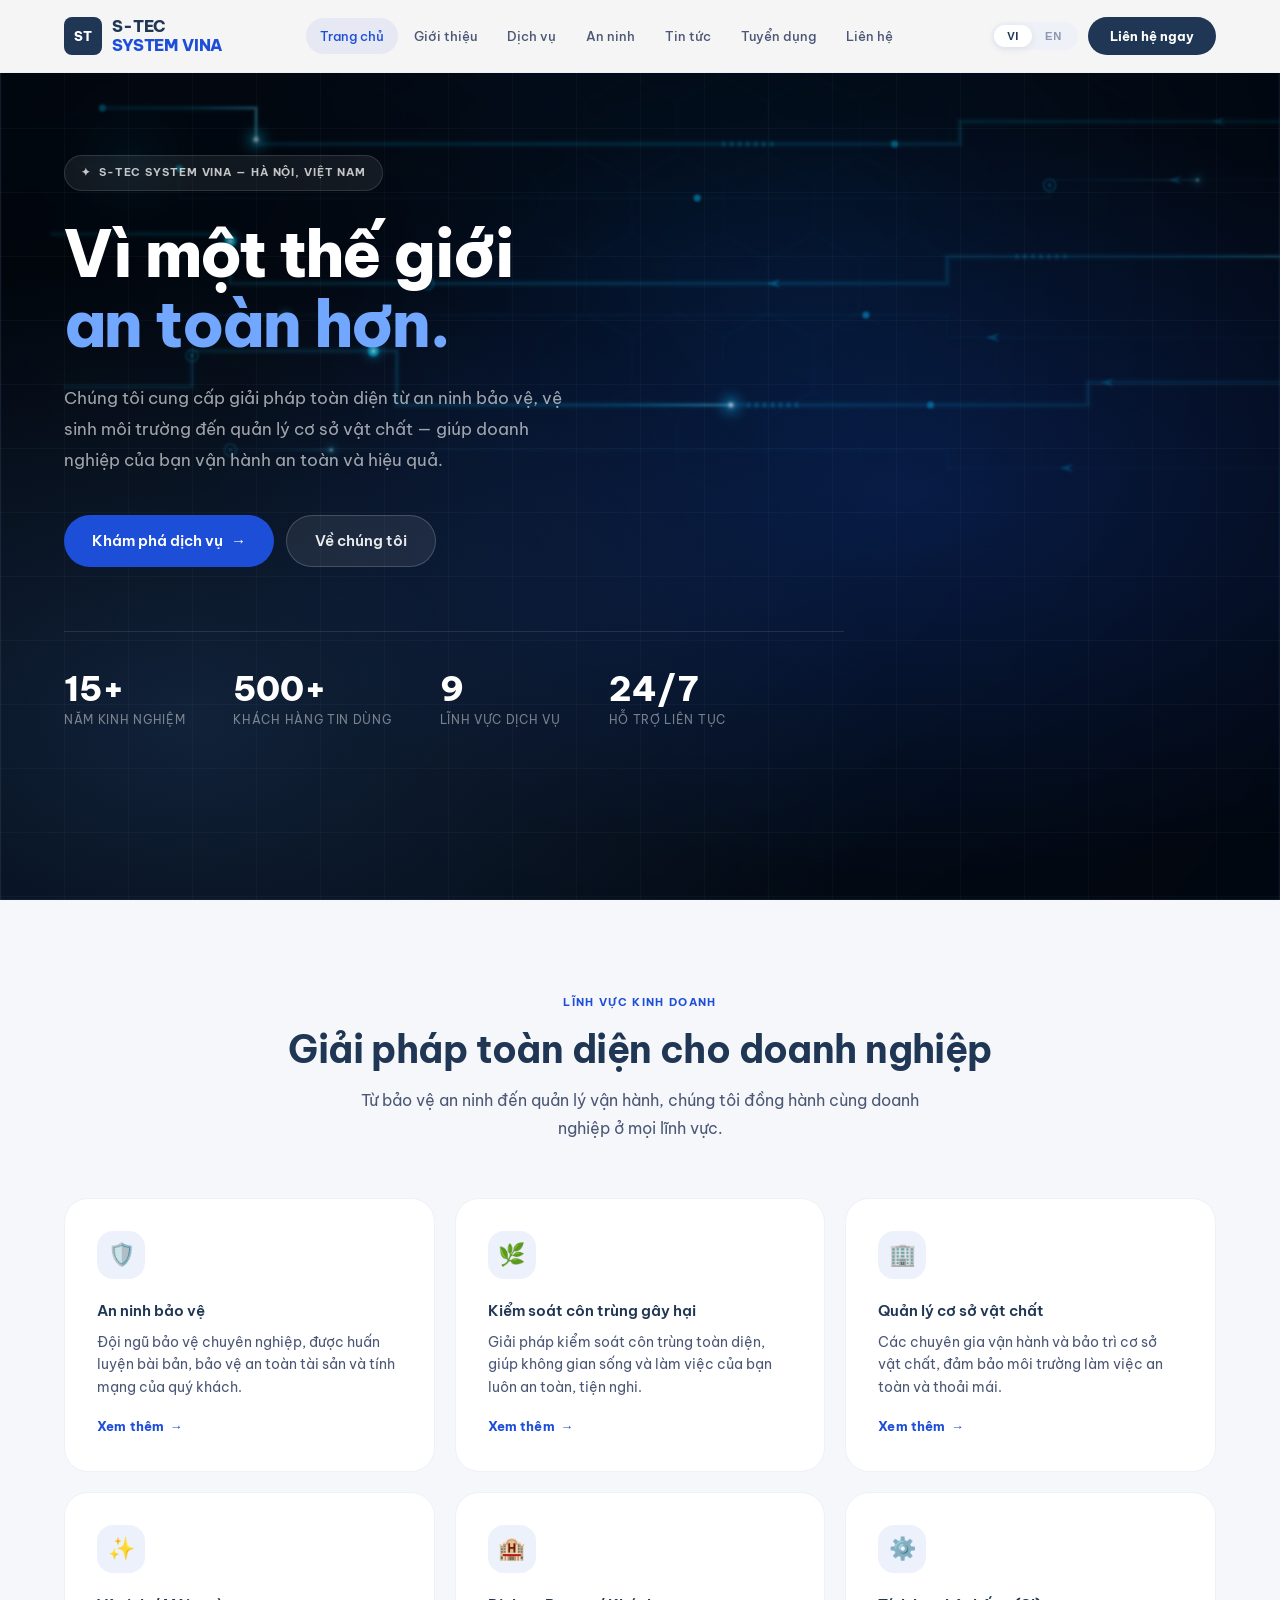
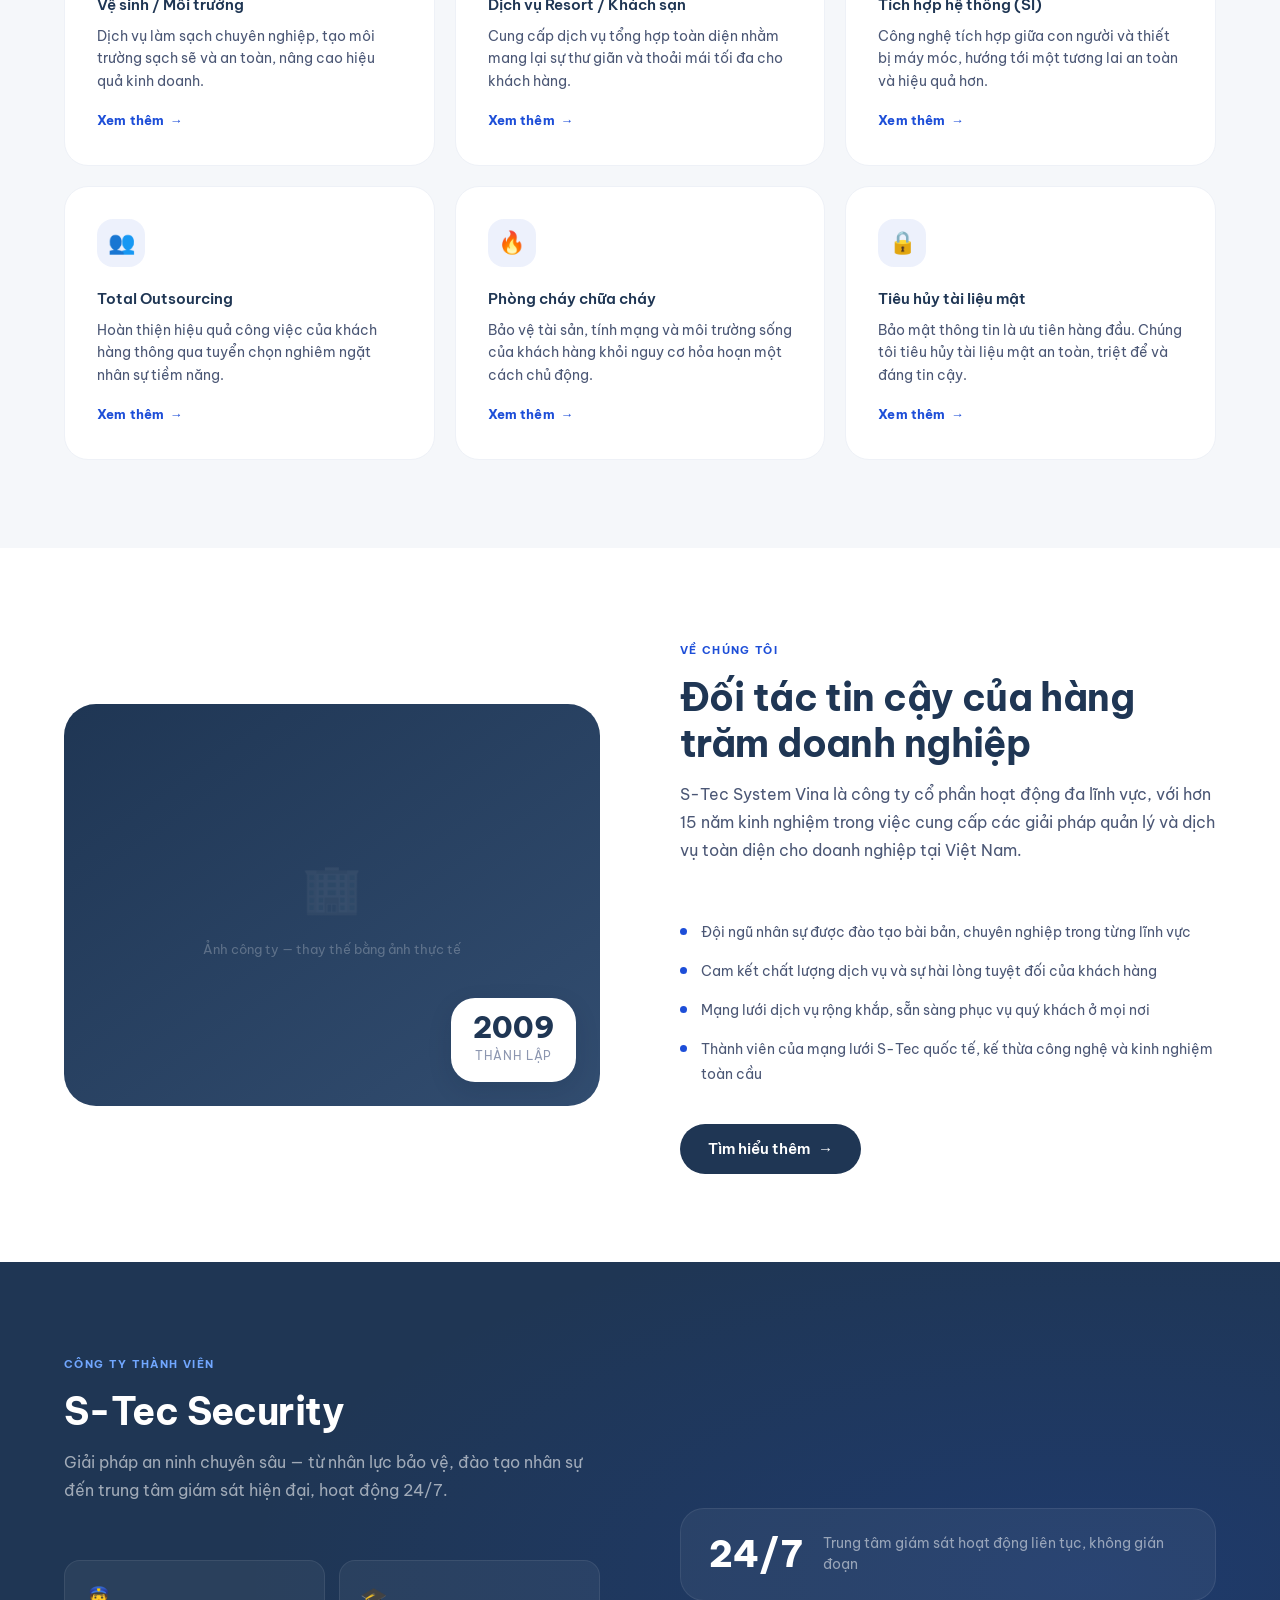
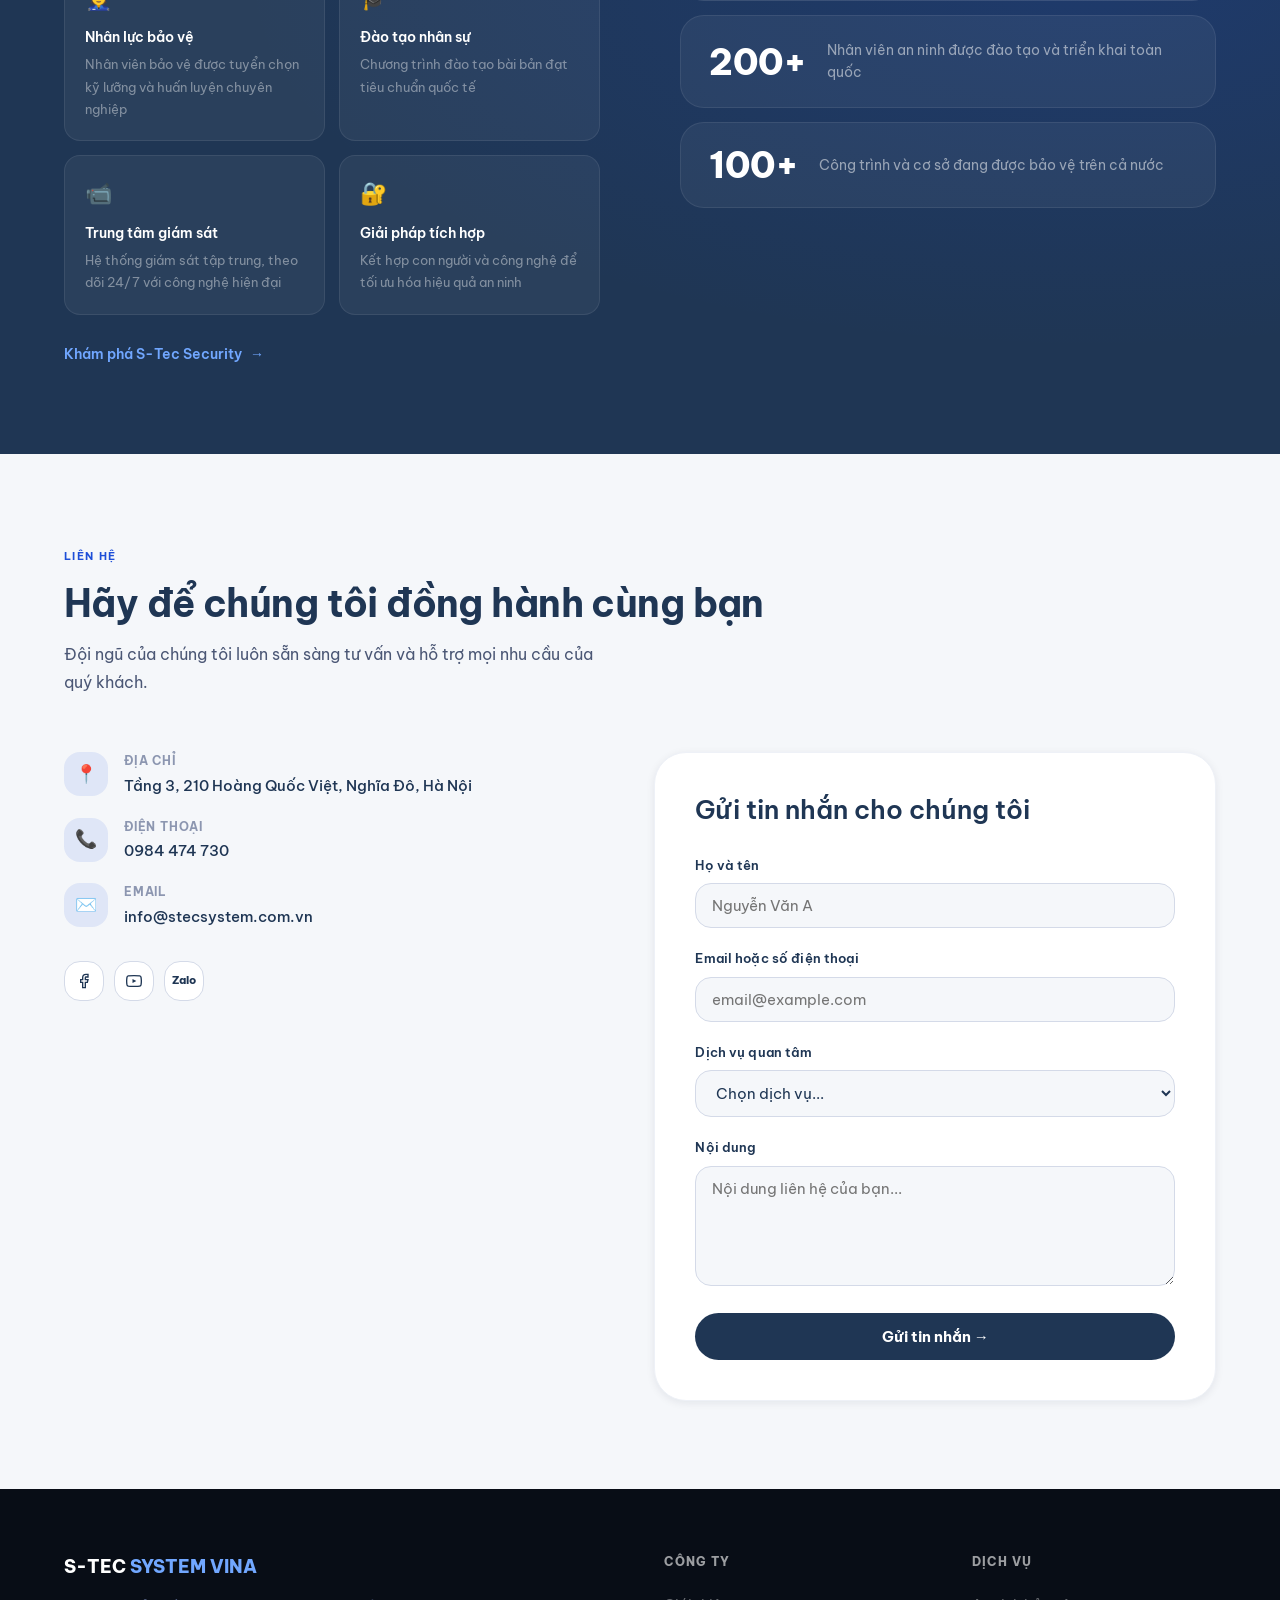
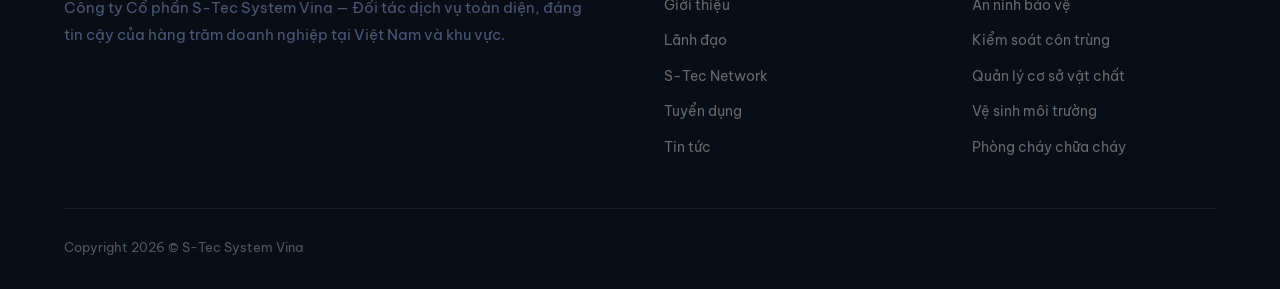
<file: index.html>
<!DOCTYPE html>
<html lang="vi">

<head>
  <meta charset="UTF-8">
  <meta name="viewport" content="width=device-width, initial-scale=1.0">
  <title>S-Tec System Vina – Vì một thế giới an toàn hơn</title>
  <meta name="description"
    content="S-Tec System Vina – Giải pháp toàn diện về an ninh, vệ sinh, quản lý cơ sở vật chất và hơn thế nữa.">
  <link rel="stylesheet" href="styles.css">

  <!-- ============================================================
    CIRCUIT BG — Step 1: Style the canvas inside .hero
    - position: absolute so it sits behind all hero content
    - filter: blur + brightness to keep it subtle/dreamy
    - pointer-events: none so clicks pass through to buttons/links
  ============================================================ -->
  <style>
    #hero-circuit-canvas {
      position: absolute;
      inset: 0;
      width: 100%;
      height: 100%;
      pointer-events: none;
      filter: blur(1.2px) brightness(0.82);
      z-index: 0;
      /* behind .hero-bg overlay and hero content */
    }

    /* Make sure the existing .hero stays position:relative
       so the canvas absolute-positions inside it correctly.
       If styles.css already sets this, the rule below is harmless. */
    .hero {
      position: relative;
      overflow: hidden;
    }

    /* Lift hero content above the canvas */
    .hero .container {
      position: relative;
      z-index: 2;
    }

    /* .hero-bg is your original dark overlay — keep it above canvas */
    .hero-bg {
      position: absolute;
      inset: 0;
      z-index: 1;
      /* sits between canvas (0) and content (2) */
    }
  </style>
</head>

<body>

  <!-- ── NAVBAR ─────────────────────────────── -->
  <nav class="navbar" id="navbar">
    <div class="container">
      <div class="navbar-inner">
        <a href="index.html" class="logo">
          <div
            style="width:38px;height:38px;background:var(--navy);border-radius:8px;display:flex;align-items:center;justify-content:center;color:white;font-weight:800;font-size:.8rem;flex-shrink:0">
            ST</div>
          <div class="logo-text">S-TEC<br><span>SYSTEM VINA</span></div>
        </a>

        <nav class="nav-links">
          <a href="index.html" class="active" data-vi="Trang chủ" data-en="Home">Trang chủ</a>
          <a href="about.html" data-vi="Giới thiệu" data-en="About">Giới thiệu</a>
          <a href="#services" data-vi="Dịch vụ" data-en="Services">Dịch vụ</a>
          <a href="security.html" data-vi="An ninh" data-en="Security">An ninh</a>
          <a href="news.html" data-vi="Tin tức" data-en="News">Tin tức</a>
          <a href="careers.html" data-vi="Tuyển dụng" data-en="Careers">Tuyển dụng</a>
          <a href="#contact" data-vi="Liên hệ" data-en="Contact">Liên hệ</a>
        </nav>

        <div class="nav-right">
          <div class="lang-toggle">
            <button class="lang-btn active" onclick="setLang('vi')">VI</button>
            <button class="lang-btn" onclick="setLang('en')">EN</button>
          </div>
          <a href="#contact" class="nav-links nav-cta btn" data-vi="Liên hệ ngay" data-en="Contact Us">Liên hệ ngay</a>
        </div>

        <div class="hamburger" id="hamburger" onclick="toggleMenu()">
          <span></span><span></span><span></span>
        </div>
      </div>
    </div>
  </nav>

  <!-- Mobile nav -->
  <div class="mobile-nav" id="mobileNav">
    <a href="index.html" data-vi="Trang chủ" data-en="Home">Trang chủ</a>
    <a href="about.html" data-vi="Giới thiệu công ty" data-en="About Us">Giới thiệu công ty</a>
    <a href="#services" data-vi="Dịch vụ" data-en="Services">Dịch vụ</a>
    <a href="security.html" data-vi="An ninh bảo vệ" data-en="Security">An ninh bảo vệ</a>
    <a href="#contact" data-vi="Liên hệ" data-en="Contact">Liên hệ</a>
    <div class="mobile-lang">
      <button class="lang-btn active" onclick="setLang('vi')">VI</button>
      <button class="lang-btn" onclick="setLang('en')">EN</button>
    </div>
  </div>

  <!-- ── HERO ────────────────────────────────── -->
  <section class="hero">

    <!-- ============================================================
      CIRCUIT BG — Step 2: Canvas element
      - Inserted as the FIRST child of .hero, before .hero-bg
      - The JS below will auto-size it to match .hero's dimensions
    ============================================================ -->
    <canvas id="hero-circuit-canvas"></canvas>

    <!-- Your original dark overlay — unchanged, sits above canvas -->
    <div class="hero-bg"></div>

    <div class="container">
      <div class="hero-content">
        <div class="hero-badge">
          <span>✦</span>
          <span data-vi="S-Tec System Vina — Hà Nội, Việt Nam" data-en="S-Tec System Vina — Hanoi, Vietnam">S-Tec System
            Vina — Hà Nội, Việt Nam</span>
        </div>

        <h1>
          <span data-vi="Vì một thế giới" data-en="Building a world">Vì một thế giới</span><br>
          <span class="accent" data-vi="an toàn hơn." data-en="that's safer.">an toàn hơn.</span>
        </h1>

        <p class="hero-sub"
          data-vi="Chúng tôi cung cấp giải pháp toàn diện từ an ninh bảo vệ, vệ sinh môi trường đến quản lý cơ sở vật chất — giúp doanh nghiệp của bạn vận hành an toàn và hiệu quả."
          data-en="We deliver comprehensive solutions spanning security, cleaning, facility management, and more — keeping your business safe and running at its best.">
          Chúng tôi cung cấp giải pháp toàn diện từ an ninh bảo vệ, vệ sinh môi trường đến quản lý cơ sở vật chất — giúp
          doanh nghiệp của bạn vận hành an toàn và hiệu quả.
        </p>

        <div class="hero-actions">
          <a href="#services" class="btn btn-primary">
            <span data-vi="Khám phá dịch vụ" data-en="Explore Services">Khám phá dịch vụ</span>
            <span>→</span>
          </a>
          <a href="about.html" class="btn btn-outline-white">
            <span data-vi="Về chúng tôi" data-en="About Us">Về chúng tôi</span>
          </a>
        </div>

        <div class="hero-divider"></div>
        <div class="hero-stats">
          <div class="stat-item">
            <div class="number">15+</div>
            <div class="label" data-vi="Năm kinh nghiệm" data-en="Years Experience">Năm kinh nghiệm</div>
          </div>
          <div class="stat-item">
            <div class="number">500+</div>
            <div class="label" data-vi="Khách hàng tin dùng" data-en="Trusted Clients">Khách hàng tin dùng</div>
          </div>
          <div class="stat-item">
            <div class="number">9</div>
            <div class="label" data-vi="Lĩnh vực dịch vụ" data-en="Service Sectors">Lĩnh vực dịch vụ</div>
          </div>
          <div class="stat-item">
            <div class="number">24/7</div>
            <div class="label" data-vi="Hỗ trợ liên tục" data-en="Round-the-clock Support">Hỗ trợ liên tục</div>
          </div>
        </div>
      </div>
    </div>
  </section>

  <!-- ── SERVICES ────────────────────────────── -->
  <section class="services" id="services">
    <div class="container">
      <div class="section-header center fade-up">
        <span class="section-label" data-vi="Lĩnh vực kinh doanh" data-en="What We Do">Lĩnh vực kinh doanh</span>
        <h2 data-vi="Giải pháp toàn diện cho doanh nghiệp" data-en="Comprehensive Business Solutions">Giải pháp toàn
          diện cho doanh nghiệp</h2>
        <p data-vi="Từ bảo vệ an ninh đến quản lý vận hành, chúng tôi đồng hành cùng doanh nghiệp ở mọi lĩnh vực."
          data-en="From security to facility operations, we are your trusted partner across every business domain.">
          Từ bảo vệ an ninh đến quản lý vận hành, chúng tôi đồng hành cùng doanh nghiệp ở mọi lĩnh vực.
        </p>
      </div>

      <div class="services-grid">
        <a href="security.html" class="service-card fade-up">
          <div class="service-icon">🛡️</div>
          <h4 data-vi="An ninh bảo vệ" data-en="Security Services">An ninh bảo vệ</h4>
          <p data-vi="Đội ngũ bảo vệ chuyên nghiệp, được huấn luyện bài bản, bảo vệ an toàn tài sản và tính mạng của quý khách."
            data-en="Professional, rigorously trained security personnel safeguarding your life and assets around the clock.">
            Đội ngũ bảo vệ chuyên nghiệp, được huấn luyện bài bản, bảo vệ an toàn tài sản và tính mạng của quý khách.
          </p>
          <div class="service-link"><span data-vi="Xem thêm" data-en="Learn more">Xem thêm</span> →</div>
        </a>

        <div class="service-card fade-up">
          <div class="service-icon">🌿</div>
          <h4 data-vi="Kiểm soát côn trùng gây hại" data-en="Pest Control">Kiểm soát côn trùng gây hại</h4>
          <p data-vi="Giải pháp kiểm soát côn trùng toàn diện, giúp không gian sống và làm việc của bạn luôn an toàn, tiện nghi."
            data-en="Comprehensive pest management solutions keeping your living and working spaces safe and comfortable.">
            Giải pháp kiểm soát côn trùng toàn diện, giúp không gian sống và làm việc của bạn luôn an toàn, tiện nghi.
          </p>
          <div class="service-link"><span data-vi="Xem thêm" data-en="Learn more">Xem thêm</span> →</div>
        </div>

        <div class="service-card fade-up">
          <div class="service-icon">🏢</div>
          <h4 data-vi="Quản lý cơ sở vật chất" data-en="Facility Management">Quản lý cơ sở vật chất</h4>
          <p data-vi="Các chuyên gia vận hành và bảo trì cơ sở vật chất, đảm bảo môi trường làm việc an toàn và thoải mái."
            data-en="Expert operation and maintenance of your facilities, ensuring a safe and comfortable work environment.">
            Các chuyên gia vận hành và bảo trì cơ sở vật chất, đảm bảo môi trường làm việc an toàn và thoải mái.
          </p>
          <div class="service-link"><span data-vi="Xem thêm" data-en="Learn more">Xem thêm</span> →</div>
        </div>

        <div class="service-card fade-up">
          <div class="service-icon">✨</div>
          <h4 data-vi="Vệ sinh / Môi trường" data-en="Cleaning & Environment">Vệ sinh / Môi trường</h4>
          <p data-vi="Dịch vụ làm sạch chuyên nghiệp, tạo môi trường sạch sẽ và an toàn, nâng cao hiệu quả kinh doanh."
            data-en="Professional cleaning services creating a hygienic, safe environment that enhances business performance.">
            Dịch vụ làm sạch chuyên nghiệp, tạo môi trường sạch sẽ và an toàn, nâng cao hiệu quả kinh doanh.
          </p>
          <div class="service-link"><span data-vi="Xem thêm" data-en="Learn more">Xem thêm</span> →</div>
        </div>

        <div class="service-card fade-up">
          <div class="service-icon">🏨</div>
          <h4 data-vi="Dịch vụ Resort / Khách sạn" data-en="Resort & Hotel Services">Dịch vụ Resort / Khách sạn</h4>
          <p data-vi="Cung cấp dịch vụ tổng hợp toàn diện nhằm mang lại sự thư giãn và thoải mái tối đa cho khách hàng."
            data-en="Comprehensive hospitality services designed to deliver maximum comfort and relaxation for your guests.">
            Cung cấp dịch vụ tổng hợp toàn diện nhằm mang lại sự thư giãn và thoải mái tối đa cho khách hàng.
          </p>
          <div class="service-link"><span data-vi="Xem thêm" data-en="Learn more">Xem thêm</span> →</div>
        </div>

        <div class="service-card fade-up">
          <div class="service-icon">⚙️</div>
          <h4 data-vi="Tích hợp hệ thống (SI)" data-en="System Integration (SI)">Tích hợp hệ thống (SI)</h4>
          <p data-vi="Công nghệ tích hợp giữa con người và thiết bị máy móc, hướng tới một tương lai an toàn và hiệu quả hơn."
            data-en="Integrating human expertise with smart technology, building a safer and more efficient future.">
            Công nghệ tích hợp giữa con người và thiết bị máy móc, hướng tới một tương lai an toàn và hiệu quả hơn.
          </p>
          <div class="service-link"><span data-vi="Xem thêm" data-en="Learn more">Xem thêm</span> →</div>
        </div>

        <div class="service-card fade-up">
          <div class="service-icon">👥</div>
          <h4>Total Outsourcing</h4>
          <p data-vi="Hoàn thiện hiệu quả công việc của khách hàng thông qua tuyển chọn nghiêm ngặt nhân sự tiềm năng."
            data-en="Optimising your business operations through rigorous selection of skilled, high-potential personnel.">
            Hoàn thiện hiệu quả công việc của khách hàng thông qua tuyển chọn nghiêm ngặt nhân sự tiềm năng.
          </p>
          <div class="service-link"><span data-vi="Xem thêm" data-en="Learn more">Xem thêm</span> →</div>
        </div>

        <div class="service-card fade-up">
          <div class="service-icon">🔥</div>
          <h4 data-vi="Phòng cháy chữa cháy" data-en="Fire Prevention">Phòng cháy chữa cháy</h4>
          <p data-vi="Bảo vệ tài sản, tính mạng và môi trường sống của khách hàng khỏi nguy cơ hỏa hoạn một cách chủ động."
            data-en="Proactively protecting your assets, life, and environment from the risk of fire hazards.">
            Bảo vệ tài sản, tính mạng và môi trường sống của khách hàng khỏi nguy cơ hỏa hoạn một cách chủ động.
          </p>
          <div class="service-link"><span data-vi="Xem thêm" data-en="Learn more">Xem thêm</span> →</div>
        </div>

        <div class="service-card fade-up">
          <div class="service-icon">🔒</div>
          <h4 data-vi="Tiêu hủy tài liệu mật" data-en="Secure Document Destruction">Tiêu hủy tài liệu mật</h4>
          <p data-vi="Bảo mật thông tin là ưu tiên hàng đầu. Chúng tôi tiêu hủy tài liệu mật an toàn, triệt để và đáng tin cậy."
            data-en="Information security is our top priority. We destroy confidential documents safely, thoroughly, and reliably.">
            Bảo mật thông tin là ưu tiên hàng đầu. Chúng tôi tiêu hủy tài liệu mật an toàn, triệt để và đáng tin cậy.
          </p>
          <div class="service-link"><span data-vi="Xem thêm" data-en="Learn more">Xem thêm</span> →</div>
        </div>
      </div>
    </div>
  </section>

  <!-- ── ABOUT TEASER ────────────────────────── -->
  <section class="about-teaser">
    <div class="container">
      <div class="about-grid">
        <div class="about-visual fade-up">
          <div class="about-placeholder">
            <div class="big">🏢</div>
            <div data-vi="Ảnh công ty — thay thế bằng ảnh thực tế" data-en="Company photo — replace with actual image">
              Ảnh công ty — thay thế bằng ảnh thực tế</div>
          </div>
          <div class="about-badge-card">
            <div class="num">2009</div>
            <div class="lbl" data-vi="Thành lập" data-en="Founded">Thành lập</div>
          </div>
        </div>

        <div class="about-text fade-up">
          <div class="section-header">
            <span class="section-label" data-vi="Về chúng tôi" data-en="About Us">Về chúng tôi</span>
            <h2 data-vi="Đối tác tin cậy của hàng trăm doanh nghiệp"
              data-en="Trusted Partner to Hundreds of Businesses">Đối tác tin cậy của hàng trăm doanh nghiệp</h2>
            <p data-vi="S-Tec System Vina là công ty cổ phần hoạt động đa lĩnh vực, với hơn 15 năm kinh nghiệm trong việc cung cấp các giải pháp quản lý và dịch vụ toàn diện cho doanh nghiệp tại Việt Nam."
              data-en="S-Tec System Vina is a multi-sector joint-stock company with over 15 years of experience delivering comprehensive management solutions and services to businesses across Vietnam.">
              S-Tec System Vina là công ty cổ phần hoạt động đa lĩnh vực, với hơn 15 năm kinh nghiệm trong việc cung cấp
              các giải pháp quản lý và dịch vụ toàn diện cho doanh nghiệp tại Việt Nam.
            </p>
          </div>

          <div class="about-features">
            <div class="about-feature">
              <div class="feature-dot"></div>
              <p data-vi="Đội ngũ nhân sự được đào tạo bài bản, chuyên nghiệp trong từng lĩnh vực"
                data-en="Highly trained, specialist teams across every service sector">Đội ngũ nhân sự được đào tạo bài
                bản, chuyên nghiệp trong từng lĩnh vực</p>
            </div>
            <div class="about-feature">
              <div class="feature-dot"></div>
              <p data-vi="Cam kết chất lượng dịch vụ và sự hài lòng tuyệt đối của khách hàng"
                data-en="Committed to service quality and absolute customer satisfaction">Cam kết chất lượng dịch vụ và
                sự hài lòng tuyệt đối của khách hàng</p>
            </div>
            <div class="about-feature">
              <div class="feature-dot"></div>
              <p data-vi="Mạng lưới dịch vụ rộng khắp, sẵn sàng phục vụ quý khách ở mọi nơi"
                data-en="Wide service network, ready to serve clients wherever they are">Mạng lưới dịch vụ rộng khắp,
                sẵn sàng phục vụ quý khách ở mọi nơi</p>
            </div>
            <div class="about-feature">
              <div class="feature-dot"></div>
              <p data-vi="Thành viên của mạng lưới S-Tec quốc tế, kế thừa công nghệ và kinh nghiệm toàn cầu"
                data-en="Member of the international S-Tec network, inheriting global technology and expertise">Thành
                viên của mạng lưới S-Tec quốc tế, kế thừa công nghệ và kinh nghiệm toàn cầu</p>
            </div>
          </div>

          <a href="about.html" class="btn btn-dark">
            <span data-vi="Tìm hiểu thêm" data-en="Learn More">Tìm hiểu thêm</span>
            <span>→</span>
          </a>
        </div>
      </div>
    </div>
  </section>

  <!-- ── SUBSIDIARY — S-TEC SECURITY ─────────── -->
  <section class="subsidiary">
    <div class="container">
      <div class="subsidiary-grid">
        <div>
          <div class="section-header">
            <span class="section-label" data-vi="Công ty thành viên" data-en="Our Subsidiary">Công ty thành viên</span>
            <h2>S-Tec Security</h2>
            <p data-vi="Giải pháp an ninh chuyên sâu — từ nhân lực bảo vệ, đào tạo nhân sự đến trung tâm giám sát hiện đại, hoạt động 24/7."
              data-en="Specialised security solutions — from security manpower and personnel training to a state-of-the-art 24/7 monitoring centre.">
              Giải pháp an ninh chuyên sâu — từ nhân lực bảo vệ, đào tạo nhân sự đến trung tâm giám sát hiện đại, hoạt
              động 24/7.
            </p>
          </div>

          <div class="sub-features">
            <div class="sub-feature">
              <div class="sub-feature-icon">👮</div>
              <h4 data-vi="Nhân lực bảo vệ" data-en="Security Manpower">Nhân lực bảo vệ</h4>
              <p data-vi="Nhân viên bảo vệ được tuyển chọn kỹ lưỡng và huấn luyện chuyên nghiệp"
                data-en="Carefully selected and professionally trained security officers">Nhân viên bảo vệ được tuyển
                chọn kỹ lưỡng và huấn luyện chuyên nghiệp</p>
            </div>
            <div class="sub-feature">
              <div class="sub-feature-icon">🎓</div>
              <h4 data-vi="Đào tạo nhân sự" data-en="Personnel Training">Đào tạo nhân sự</h4>
              <p data-vi="Chương trình đào tạo bài bản đạt tiêu chuẩn quốc tế"
                data-en="Rigorous training programmes meeting international standards">Chương trình đào tạo bài bản đạt
                tiêu chuẩn quốc tế</p>
            </div>
            <div class="sub-feature">
              <div class="sub-feature-icon">📹</div>
              <h4 data-vi="Trung tâm giám sát" data-en="Monitoring Centre">Trung tâm giám sát</h4>
              <p data-vi="Hệ thống giám sát tập trung, theo dõi 24/7 với công nghệ hiện đại"
                data-en="Centralised monitoring system, 24/7 surveillance with cutting-edge technology">Hệ thống giám
                sát tập trung, theo dõi 24/7 với công nghệ hiện đại</p>
            </div>
            <div class="sub-feature">
              <div class="sub-feature-icon">🔐</div>
              <h4 data-vi="Giải pháp tích hợp" data-en="Integrated Solutions">Giải pháp tích hợp</h4>
              <p data-vi="Kết hợp con người và công nghệ để tối ưu hóa hiệu quả an ninh"
                data-en="Combining human expertise and technology to maximise security effectiveness">Kết hợp con người
                và công nghệ để tối ưu hóa hiệu quả an ninh</p>
            </div>
          </div>

          <a href="security.html" class="sub-link">
            <span data-vi="Khám phá S-Tec Security" data-en="Explore S-Tec Security">Khám phá S-Tec Security</span>
            <span>→</span>
          </a>
        </div>

        <div class="sub-visual fade-up">
          <div class="sub-stat-card">
            <div class="sub-stat-num">24/7</div>
            <div class="sub-stat-desc" data-vi="Trung tâm giám sát hoạt động liên tục, không gián đoạn"
              data-en="Monitoring centre operating continuously without interruption">Trung tâm giám sát hoạt động liên
              tục, không gián đoạn</div>
          </div>
          <div class="sub-stat-card">
            <div class="sub-stat-num">200+</div>
            <div class="sub-stat-desc" data-vi="Nhân viên an ninh được đào tạo và triển khai toàn quốc"
              data-en="Security officers trained and deployed nationwide">Nhân viên an ninh được đào tạo và triển khai
              toàn quốc</div>
          </div>
          <div class="sub-stat-card">
            <div class="sub-stat-num">100+</div>
            <div class="sub-stat-desc" data-vi="Công trình và cơ sở đang được bảo vệ trên cả nước"
              data-en="Properties and facilities currently under protection nationwide">Công trình và cơ sở đang được
              bảo vệ trên cả nước</div>
          </div>
        </div>
      </div>
    </div>
  </section>

  <!-- ── CONTACT ─────────────────────────────── -->
  <section class="contact" id="contact">
    <div class="container">
      <div class="section-header fade-up">
        <span class="section-label" data-vi="Liên hệ" data-en="Get in Touch">Liên hệ</span>
        <h2 data-vi="Hãy để chúng tôi đồng hành cùng bạn" data-en="Let us walk alongside you">Hãy để chúng tôi đồng hành
          cùng bạn</h2>
        <p data-vi="Đội ngũ của chúng tôi luôn sẵn sàng tư vấn và hỗ trợ mọi nhu cầu của quý khách."
          data-en="Our team is always ready to advise and support all your needs.">Đội ngũ của chúng tôi luôn sẵn sàng
          tư vấn và hỗ trợ mọi nhu cầu của quý khách.</p>
      </div>

      <div class="contact-grid">
        <div>
          <div class="contact-items">
            <div class="contact-item">
              <div class="ci-icon">📍</div>
              <div>
                <div class="ci-label" data-vi="Địa chỉ" data-en="Address">Địa chỉ</div>
                <div class="ci-value">Tầng 3, 210 Hoàng Quốc Việt, Nghĩa Đô, Hà Nội</div>
              </div>
            </div>
            <div class="contact-item">
              <div class="ci-icon">📞</div>
              <div>
                <div class="ci-label" data-vi="Điện thoại" data-en="Phone">Điện thoại</div>
                <div class="ci-value"><a href="tel:0984474730">0984 474 730</a></div>
              </div>
            </div>
            <div class="contact-item">
              <div class="ci-icon">✉️</div>
              <div>
                <div class="ci-label">Email</div>
                <div class="ci-value"><a href="mailto:info@stecsystem.com.vn">info@stecsystem.com.vn</a></div>
              </div>
            </div>
          </div>

          <div class="social-row">
            <a href="https://www.facebook.com/profile.php?id=61586039314490" class="social-btn" target="_blank"
              title="Facebook">
              <svg width="16" height="16" viewBox="0 0 24 24" fill="none" stroke="currentColor" stroke-width="2">
                <path d="M18 2h-3a5 5 0 0 0-5 5v3H7v4h3v8h4v-8h3l1-4h-4V7a1 1 0 0 1 1-1h3z" />
              </svg>
            </a>
            <a href="https://www.youtube.com/@STECSYSTEMVINA" class="social-btn" target="_blank" title="YouTube">
              <svg width="16" height="16" viewBox="0 0 24 24" fill="none" stroke="currentColor" stroke-width="2">
                <path
                  d="M22.54 6.42a2.78 2.78 0 0 0-1.95-1.97C18.88 4 12 4 12 4s-6.88 0-8.59.46A2.78 2.78 0 0 0 1.46 6.42 29 29 0 0 0 1 12a29 29 0 0 0 .46 5.58A2.78 2.78 0 0 0 3.41 19.6C5.12 20 12 20 12 20s6.88 0 8.59-.45a2.78 2.78 0 0 0 1.95-1.95A29 29 0 0 0 23 12a29 29 0 0 0-.46-5.58z" />
                <polygon points="9.75 15.02 15.5 12 9.75 8.98 9.75 15.02" fill="currentColor" stroke="none" />
              </svg>
            </a>
            <a href="https://zalo.me/0984474730" class="social-btn" target="_blank" title="Zalo">
              <span style="font-size:11px;font-weight:800;color:currentColor">Zalo</span>
            </a>
          </div>
        </div>

        <div class="contact-form-card fade-up">
          <h3 data-vi="Gửi tin nhắn cho chúng tôi" data-en="Send Us a Message">Gửi tin nhắn cho chúng tôi</h3>
          <div class="fg">
            <label class="fl" data-vi="Họ và tên" data-en="Full Name">Họ và tên</label>
            <input class="fi" type="text" placeholder="Nguyễn Văn A">
          </div>
          <div class="fg">
            <label class="fl" data-vi="Email hoặc số điện thoại" data-en="Email or Phone">Email hoặc số điện
              thoại</label>
            <input class="fi" type="text" placeholder="email@example.com">
          </div>
          <div class="fg">
            <label class="fl" data-vi="Dịch vụ quan tâm" data-en="Service of Interest">Dịch vụ quan tâm</label>
            <select class="fi">
              <option data-vi="Chọn dịch vụ..." data-en="Select a service...">Chọn dịch vụ...</option>
              <option data-vi="An ninh bảo vệ" data-en="Security Services">An ninh bảo vệ</option>
              <option data-vi="Kiểm soát côn trùng" data-en="Pest Control">Kiểm soát côn trùng</option>
              <option data-vi="Quản lý cơ sở vật chất" data-en="Facility Management">Quản lý cơ sở vật chất</option>
              <option data-vi="Dịch vụ khác" data-en="Other Services">Dịch vụ khác</option>
            </select>
          </div>
          <div class="fg">
            <label class="fl" data-vi="Nội dung" data-en="Message">Nội dung</label>
            <textarea class="fi" placeholder="Nội dung liên hệ của bạn..."></textarea>
          </div>
          <button class="submit-btn" data-vi="Gửi tin nhắn →" data-en="Send Message →">Gửi tin nhắn →</button>
        </div>
      </div>
    </div>
  </section>

  <!-- ── FOOTER ──────────────────────────────── -->
  <footer>
    <div class="container">
      <div class="footer-grid">
        <div class="footer-brand">
          <span class="footer-logo-text">S-TEC <span>SYSTEM VINA</span></span>
          <p data-vi="Công ty Cổ phần S-Tec System Vina — Đối tác dịch vụ toàn diện, đáng tin cậy của hàng trăm doanh nghiệp tại Việt Nam và khu vực."
            data-en="S-Tec System Vina Joint Stock Company — The trusted, comprehensive service partner for hundreds of businesses across Vietnam and the region.">
            Công ty Cổ phần S-Tec System Vina — Đối tác dịch vụ toàn diện, đáng tin cậy của hàng trăm doanh nghiệp tại
            Việt Nam và khu vực.
          </p>
        </div>
        <div class="footer-col">
          <h5 data-vi="Công ty" data-en="Company">Công ty</h5>
          <ul>
            <li><a href="about.html" data-vi="Giới thiệu" data-en="About Us">Giới thiệu</a></li>
            <li><a href="about.html#leadership" data-vi="Lãnh đạo" data-en="Leadership">Lãnh đạo</a></li>
            <li><a href="about.html#network" data-vi="S-Tec Network" data-en="S-Tec Network">S-Tec Network</a></li>
            <li><a href="#" data-vi="Tuyển dụng" data-en="Careers">Tuyển dụng</a></li>
            <li><a href="#" data-vi="Tin tức" data-en="News">Tin tức</a></li>
          </ul>
        </div>
        <div class="footer-col">
          <h5 data-vi="Dịch vụ" data-en="Services">Dịch vụ</h5>
          <ul>
            <li><a href="security.html" data-vi="An ninh bảo vệ" data-en="Security">An ninh bảo vệ</a></li>
            <li><a href="#" data-vi="Kiểm soát côn trùng" data-en="Pest Control">Kiểm soát côn trùng</a></li>
            <li><a href="#" data-vi="Quản lý cơ sở vật chất" data-en="Facility Management">Quản lý cơ sở vật chất</a>
            </li>
            <li><a href="#" data-vi="Vệ sinh môi trường" data-en="Cleaning">Vệ sinh môi trường</a></li>
            <li><a href="#" data-vi="Phòng cháy chữa cháy" data-en="Fire Prevention">Phòng cháy chữa cháy</a></li>
          </ul>
        </div>
      </div>
      <div class="footer-divider"></div>
      <div class="footer-bottom">
        <span>Copyright 2026 © S-Tec System Vina</span>
      </div>
    </div>
  </footer>

  <script>
    // ── Language switcher
    let currentLang = 'vi';
    function setLang(lang) {
      currentLang = lang;
      document.querySelectorAll('[data-vi]').forEach(el => {
        el.textContent = el.dataset[lang] || el.dataset.vi;
      });
      document.querySelectorAll('.lang-btn').forEach(btn => btn.classList.remove('active'));
      document.querySelectorAll(`.lang-btn`).forEach(btn => {
        if ((btn.textContent === 'VI' && lang === 'vi') || (btn.textContent === 'EN' && lang === 'en')) {
          btn.classList.add('active');
        }
      });
      document.documentElement.lang = lang === 'vi' ? 'vi' : 'en';
    }

    // ── Navbar scroll
    window.addEventListener('scroll', () => {
      document.getElementById('navbar').classList.toggle('scrolled', window.scrollY > 20);
    });

    // ── Mobile menu
    function toggleMenu() {
      document.getElementById('mobileNav').classList.toggle('open');
    }

    // ── Scroll animations
    const observer = new IntersectionObserver((entries) => {
      entries.forEach(e => { if (e.isIntersecting) e.target.classList.add('visible'); });
    }, { threshold: 0.12 });
    document.querySelectorAll('.fade-up').forEach(el => observer.observe(el));

    // Close mobile nav on link click
    document.querySelectorAll('.mobile-nav a').forEach(link => {
      link.addEventListener('click', () => document.getElementById('mobileNav').classList.remove('open'));
    });
  </script>

  <!-- ============================================================
    CIRCUIT BG — Step 3: Animation script
    Placed at end of <body> so the canvas element already exists in DOM.

    How it works:
    ┌─ buildHexGrid()  → creates faint hexagon grid (top-right area)
    ├─ buildTraces()   → defines 6 horizontal circuit paths with
    │                    right-angle turns, dots, circles, arrows, dashes
    ├─ buildPulses()   → one glowing pulse per trace that loops 0→1
    └─ frame()         → rAF loop: clear → bg → hexagons → traces → pulses → vignette

    Key tuning constants:
      pulse.speed   → how fast each light travels (lower = slower)
      filter: blur  → set on the <canvas> via CSS above
      opacity values inside drawTraces() → overall line brightness
  ============================================================ -->
  <script>
    (function () {
      const canvas = document.getElementById('hero-circuit-canvas');
      const ctx = canvas.getContext('2d');
      let W, H;

      // ── CIRCUIT BG: resize canvas to match .hero's rendered size ──
      function resize() {
        const hero = canvas.parentElement; // the <section class="hero">
        const dpr = window.devicePixelRatio || 1;
        W = hero.offsetWidth;
        H = hero.offsetHeight;
        canvas.style.width = W + 'px';
        canvas.style.height = H + 'px';
        canvas.width = W * dpr;
        canvas.height = H * dpr;
        ctx.scale(dpr, dpr);
        buildLayout();
      }

      /* ── HEXAGON GRID ──
         Faint hexagons drawn in the top-right quadrant, alpha tapers
         off with distance from centre so edges dissolve naturally.     */
      let hexagons = [];
      function buildHexGrid() {
        hexagons = [];
        const size = 52, cols = 9, rows = 7;
        const startX = W * 0.28, startY = -30;
        for (let r = 0; r < rows; r++) {
          for (let c = 0; c < cols; c++) {
            const x = startX + c * size * 1.75 + (r % 2) * size * 0.88;
            const y = startY + r * size * 1.52;
            const dist = Math.hypot(x - W * 0.6, y - H * 0.32) / (W * 0.45);
            const alpha = Math.max(0, 0.10 - dist * 0.10);
            if (alpha > 0.005) hexagons.push({ x, y, size, alpha });
          }
        }
      }

      function drawHex(x, y, s, a) {
        ctx.beginPath();
        for (let i = 0; i < 6; i++) {
          const ang = Math.PI / 180 * (60 * i - 30);
          i === 0 ? ctx.moveTo(x + s * Math.cos(ang), y + s * Math.sin(ang))
            : ctx.lineTo(x + s * Math.cos(ang), y + s * Math.sin(ang));
        }
        ctx.closePath();
        ctx.strokeStyle = `rgba(20,110,170,${a})`;
        ctx.lineWidth = 0.8;
        ctx.stroke();
      }

      /* ── CIRCUIT TRACES ──
         Each trace is a polyline with right-angle horizontal/vertical
         segments, mimicking PCB copper tracks.
         Decorations placed by t ∈ [0,1] along the total path length:
           dots    → filled circle endpoint / junction
           circles → ringed endpoint (open circle with centre dot)
           arrows  → direction arrow (← pointing left)
           dashes  → parallel dash marks (like speed/signal indicators) */
      let traces = [];
      function buildTraces() {
        traces = [];
        const defs = [
          // ── Row 1 (top) ──
          {
            y: H * 0.12, xStart: 0.08,
            segments: [{ len: 0.12 }, { dy: 0.04 }, { len: 0.55 }, { dy: -0.025 }, { len: 0.25 }],
            dots: [{ t: 0 }, { t: 0.67 }], arrows: [{ t: 0.95, dir: -1 }], dashes: [{ t: 0.55 }], glow: true,
          },
          // ── Row 2 ──
          {
            y: H * 0.185, xStart: 0.06,
            segments: [{ len: 0.08 }, { dy: 0.035 }, { len: 0.68 }, { dy: -0.02 }, { len: 0.22 }],
            dots: [{ t: 0.08 }, { t: 0.5 }], circles: [{ t: 0.78 }], arrows: [{ t: 0.88, dir: -1 }], glow: false,
          },
          // ── Row 3 (main bright) ──
          {
            y: H * 0.26, xStart: 0.04,
            segments: [{ len: 0.14 }, { dy: 0.055 }, { len: 0.56 }, { dy: -0.03 }, { len: 0.28 }],
            dots: [{ t: 0.14, bright: true }], circles: [{ t: 0.32 }], arrows: [{ t: 0.58, dir: -1 }], dashes: [{ t: 0.8 }], glow: true,
          },
          // ── Row 4 ──
          {
            y: H * 0.35, xStart: 0.12,
            segments: [{ len: 0.62 }, { dy: 0.025 }, { len: 0.26 }],
            dots: [{ t: 0.62 }], arrows: [{ t: 0.75, dir: -1 }], glow: false,
          },
          // ── Row 5 (second bright) ──
          {
            y: H * 0.43, xStart: 0.05,
            segments: [{ len: 0.10 }, { dy: -0.04 }, { len: 0.16 }, { dy: 0.06 }, { len: 0.54 }, { dy: -0.025 }, { len: 0.15 }],
            dots: [{ t: 0.26, bright: true }, { t: 0.72 }], circles: [{ t: 0.12 }], arrows: [{ t: 0.87, dir: -1 }], dashes: [{ t: 0.60 }], glow: true,
          },
          // ── Row 6 ──
          {
            y: H * 0.50, xStart: 0.18,
            segments: [{ len: 0.56 }, { dy: 0.02 }, { len: 0.26 }],
            circles: [{ t: 0 }], arrows: [{ t: 0.80, dir: -1 }], glow: false,
          },
        ];

        defs.forEach(def => {
          const pts = [];
          let cx = def.xStart * W, cy = def.y;
          pts.push({ x: cx, y: cy });
          let totalLen = 0;
          const segs = [];

          def.segments.forEach(s => {
            if (s.len !== undefined) {
              const ex = cx + s.len * W;
              segs.push({ x0: cx, y0: cy, x1: ex, y1: cy, len: s.len * W });
              totalLen += s.len * W; cx = ex; pts.push({ x: cx, y: cy });
            } else if (s.dy !== undefined) {
              const ey = cy + s.dy * H;
              const vlen = Math.abs(s.dy * H);
              segs.push({ x0: cx, y0: cy, x1: cx, y1: ey, len: vlen });
              totalLen += vlen; cy = ey; pts.push({ x: cx, y: cy });
            }
          });

          // Convert t ∈ [0,1] → {x,y} pixel coordinate along the polyline
          function tToPoint(t) {
            const target = t * totalLen; let acc = 0;
            for (const seg of segs) {
              if (acc + seg.len >= target) {
                const frac = (target - acc) / seg.len;
                return { x: seg.x0 + (seg.x1 - seg.x0) * frac, y: seg.y0 + (seg.y1 - seg.y0) * frac };
              }
              acc += seg.len;
            }
            return { x: segs[segs.length - 1].x1, y: segs[segs.length - 1].y1 };
          }

          traces.push({
            pts, segs, totalLen, tToPoint,
            dots: def.dots || [], circles: def.circles || [],
            arrows: def.arrows || [], dashes: def.dashes || [],
            glow: def.glow,
          });
        });
      }

      /* ── LIGHT PULSES ──
         One pulse per trace. Each stores:
           t      → current position 0→1 (loops)
           speed  → advance per ms (kept slow: ~3× slower than default)
           bright → whether this is a glow-class trace              */
      let pulses = [];
      function buildPulses() {
        pulses = traces.map((tr, i) => ({
          traceIdx: i,
          t: Math.random(),
          speed: 0.00012 + i * 0.000018 + Math.random() * 0.00006, // slow drift
          bright: tr.glow,
        }));
      }

      function buildLayout() { buildHexGrid(); buildTraces(); buildPulses(); }

      /* ── BACKGROUND LAYERS ──
         Three radial gradients stacked over a flat dark base:
           g1 → dark vignette in bottom-left (matches photo in original)
           g2 → blue atmospheric glow centre-right
           g3 → lens flare origin top-left                           */
      function drawBackground() {
        ctx.fillStyle = '#030f1e';
        ctx.fillRect(0, 0, W, H);

        const g1 = ctx.createRadialGradient(W * 0.12, H * 0.75, 0, W * 0.12, H * 0.75, W * 0.55);
        g1.addColorStop(0, 'rgba(0,6,18,0.85)'); g1.addColorStop(1, 'rgba(0,0,0,0)');
        ctx.fillStyle = g1; ctx.fillRect(0, 0, W, H);

        const g2 = ctx.createRadialGradient(W * 0.65, H * 0.3, 0, W * 0.65, H * 0.3, W * 0.6);
        g2.addColorStop(0, 'rgba(0,60,120,0.18)'); g2.addColorStop(0.5, 'rgba(0,35,80,0.09)'); g2.addColorStop(1, 'rgba(0,0,0,0)');
        ctx.fillStyle = g2; ctx.fillRect(0, 0, W, H);

        const g3 = ctx.createRadialGradient(W * 0.1, H * 0.18, 0, W * 0.1, H * 0.18, 100);
        g3.addColorStop(0, 'rgba(0,150,220,0.12)'); g3.addColorStop(1, 'rgba(0,0,0,0)');
        ctx.fillStyle = g3; ctx.fillRect(0, 0, W, H);
      }

      function drawHexagons() {
        hexagons.forEach(h => drawHex(h.x, h.y, h.size, h.alpha));
      }

      /* ── DRAW TRACES ──
         Each trace is drawn twice for glow traces:
           pass 1 (wide, low opacity) → soft outer glow halo
           pass 2 (thin, higher opacity) → sharp copper line
         Decorations drawn after lines so they sit on top.           */
      function drawTraces() {
        traces.forEach(tr => {
          if (tr.pts.length < 2) return;

          // Sharp line
          ctx.beginPath();
          ctx.moveTo(tr.pts[0].x, tr.pts[0].y);
          for (let i = 1; i < tr.pts.length; i++) ctx.lineTo(tr.pts[i].x, tr.pts[i].y);
          ctx.strokeStyle = tr.glow ? 'rgba(0,180,230,0.38)' : 'rgba(0,130,190,0.22)';
          ctx.lineWidth = tr.glow ? 1.2 : 0.8;
          ctx.stroke();

          // Wide glow halo (glow traces only)
          if (tr.glow) {
            ctx.beginPath();
            ctx.moveTo(tr.pts[0].x, tr.pts[0].y);
            for (let i = 1; i < tr.pts.length; i++) ctx.lineTo(tr.pts[i].x, tr.pts[i].y);
            ctx.strokeStyle = 'rgba(0,200,255,0.07)';
            ctx.lineWidth = 7;
            ctx.stroke();
          }

          // Dots
          tr.dots.forEach(d => {
            const p = tr.tToPoint(d.t);
            if (d.bright) {
              // Large radial glow + solid centre for junction nodes
              const r = ctx.createRadialGradient(p.x, p.y, 0, p.x, p.y, 18);
              r.addColorStop(0, 'rgba(0,220,255,0.65)'); r.addColorStop(0.35, 'rgba(0,160,230,0.25)'); r.addColorStop(1, 'rgba(0,0,0,0)');
              ctx.beginPath(); ctx.arc(p.x, p.y, 18, 0, Math.PI * 2); ctx.fillStyle = r; ctx.fill();
              ctx.beginPath(); ctx.arc(p.x, p.y, 5.5, 0, Math.PI * 2); ctx.fillStyle = 'rgba(0,220,255,0.85)'; ctx.fill();
              ctx.beginPath(); ctx.arc(p.x, p.y, 2, 0, Math.PI * 2); ctx.fillStyle = 'rgba(255,255,255,0.9)'; ctx.fill();
            } else {
              ctx.beginPath(); ctx.arc(p.x, p.y, 3.5, 0, Math.PI * 2); ctx.fillStyle = 'rgba(0,180,230,0.7)'; ctx.fill();
            }
          });

          // Circles (open ring endpoint)
          tr.circles.forEach(c => {
            const p = tr.tToPoint(c.t);
            ctx.beginPath(); ctx.arc(p.x, p.y, 6, 0, Math.PI * 2);
            ctx.strokeStyle = 'rgba(0,180,230,0.55)'; ctx.lineWidth = 1.2; ctx.stroke();
            ctx.beginPath(); ctx.arc(p.x, p.y, 2, 0, Math.PI * 2); ctx.fillStyle = 'rgba(0,180,230,0.45)'; ctx.fill();
          });

          // Arrows (← chevron shape, dir=-1 means pointing left)
          tr.arrows.forEach(a => {
            const p = tr.tToPoint(a.t);
            const dir = a.dir || -1, s = 7;
            ctx.beginPath();
            ctx.moveTo(p.x + s * dir, p.y);
            ctx.lineTo(p.x - s * dir, p.y - s * 0.6);
            ctx.lineTo(p.x - s * dir * 0.3, p.y);
            ctx.lineTo(p.x - s * dir, p.y + s * 0.6);
            ctx.closePath();
            ctx.fillStyle = 'rgba(0,180,230,0.45)'; ctx.fill();
          });

          // Dashes (7 vertical bars, like a data bus symbol)
          tr.dashes.forEach(d => {
            const p = tr.tToPoint(d.t);
            for (let k = -3; k <= 3; k++) {
              ctx.fillStyle = 'rgba(0,160,210,0.4)';
              ctx.fillRect(p.x + k * 8, p.y - 2.5, 3, 5);
            }
          });
        });
      }

      /* ── DRAW PULSES ──
         Each frame, advance t by speed×dt then draw:
           tail  → linear gradient stroke from t-tailLen to t (fades in)
           head  → radial gradient glow at current position
           dot   → tiny bright centre pixel                           */
      function drawPulses(dt) {
        pulses.forEach(pulse => {
          pulse.t += pulse.speed * dt;
          if (pulse.t > 1) pulse.t -= 1; // loop back to start

          const tr = traces[pulse.traceIdx];
          const p = tr.tToPoint(pulse.t);

          // Tail: walk segs from (t - tailLen) to t and stroke with gradient
          const tailLen = 0.18;
          const t0 = Math.max(0, pulse.t - tailLen);
          const brightness = pulse.bright ? 0.7 : 0.4;

          const grad = ctx.createLinearGradient(
            tr.tToPoint(t0).x, tr.tToPoint(t0).y, p.x, p.y
          );
          grad.addColorStop(0, 'rgba(0,180,255,0)');
          grad.addColorStop(0.5, `rgba(0,200,255,${0.15 * brightness})`);
          grad.addColorStop(1, `rgba(120,230,255,${0.65 * brightness})`);

          ctx.save();
          ctx.beginPath();
          let started = false, acc = 0;
          const tStart = t0 * tr.totalLen, tEnd = pulse.t * tr.totalLen;
          for (const seg of tr.segs) {
            const sEnd = acc + seg.len;
            if (sEnd < tStart) { acc += seg.len; continue; }
            const fS = Math.max(0, (tStart - acc) / seg.len);
            const fE = Math.min(1, (tEnd - acc) / seg.len);
            const x0 = seg.x0 + (seg.x1 - seg.x0) * fS;
            const y0 = seg.y0 + (seg.y1 - seg.y0) * fS;
            const x1 = seg.x0 + (seg.x1 - seg.x0) * fE;
            const y1 = seg.y0 + (seg.y1 - seg.y0) * fE;
            if (!started) { ctx.moveTo(x0, y0); started = true; }
            ctx.lineTo(x1, y1);
            if (sEnd >= tEnd) break;
            acc += seg.len;
          }
          ctx.strokeStyle = grad;
          ctx.lineWidth = pulse.bright ? 2.5 : 1.5;
          ctx.stroke();
          ctx.restore();

          // Head glow (large soft radial)
          const hr = pulse.bright ? 22 : 13;
          const hgrd = ctx.createRadialGradient(p.x, p.y, 0, p.x, p.y, hr);
          hgrd.addColorStop(0, `rgba(180,240,255,${pulse.bright ? 0.55 : 0.38})`);
          hgrd.addColorStop(0.3, `rgba(0,200,255,${pulse.bright ? 0.25 : 0.14})`);
          hgrd.addColorStop(1, 'rgba(0,0,0,0)');
          ctx.beginPath(); ctx.arc(p.x, p.y, hr, 0, Math.PI * 2);
          ctx.fillStyle = hgrd; ctx.fill();

          // Bright centre dot
          ctx.beginPath(); ctx.arc(p.x, p.y, pulse.bright ? 2.5 : 1.5, 0, Math.PI * 2);
          ctx.fillStyle = 'rgba(200,245,255,0.85)'; ctx.fill();
        });
      }

      /* ── VIGNETTE ──
         Final pass: radial darkening from edges inward,
         hides trace endpoints that reach the canvas boundary.        */
      function drawVignette() {
        const v = ctx.createRadialGradient(W / 2, H / 2, H * 0.2, W / 2, H / 2, W * 0.72);
        v.addColorStop(0, 'rgba(0,0,0,0)');
        v.addColorStop(1, 'rgba(0,5,15,0.72)');
        ctx.fillStyle = v; ctx.fillRect(0, 0, W, H);
      }

      // ── rAF loop ──
      let last = 0;
      function frame(ts) {
        const dt = Math.min(ts - last, 50); // cap dt at 50ms to avoid jump on tab-switch
        last = ts;
        ctx.clearRect(0, 0, W, H);
        drawBackground();
        drawHexagons();
        drawTraces();
        drawPulses(dt);
        drawVignette();
        requestAnimationFrame(frame);
      }

      // Start
      resize();
      window.addEventListener('resize', resize);
      requestAnimationFrame(t => { last = t; frame(t); });
    })();
  </script>
  <!-- ============================================================
    END CIRCUIT BG
  ============================================================ -->

</body>

</html>
</file>
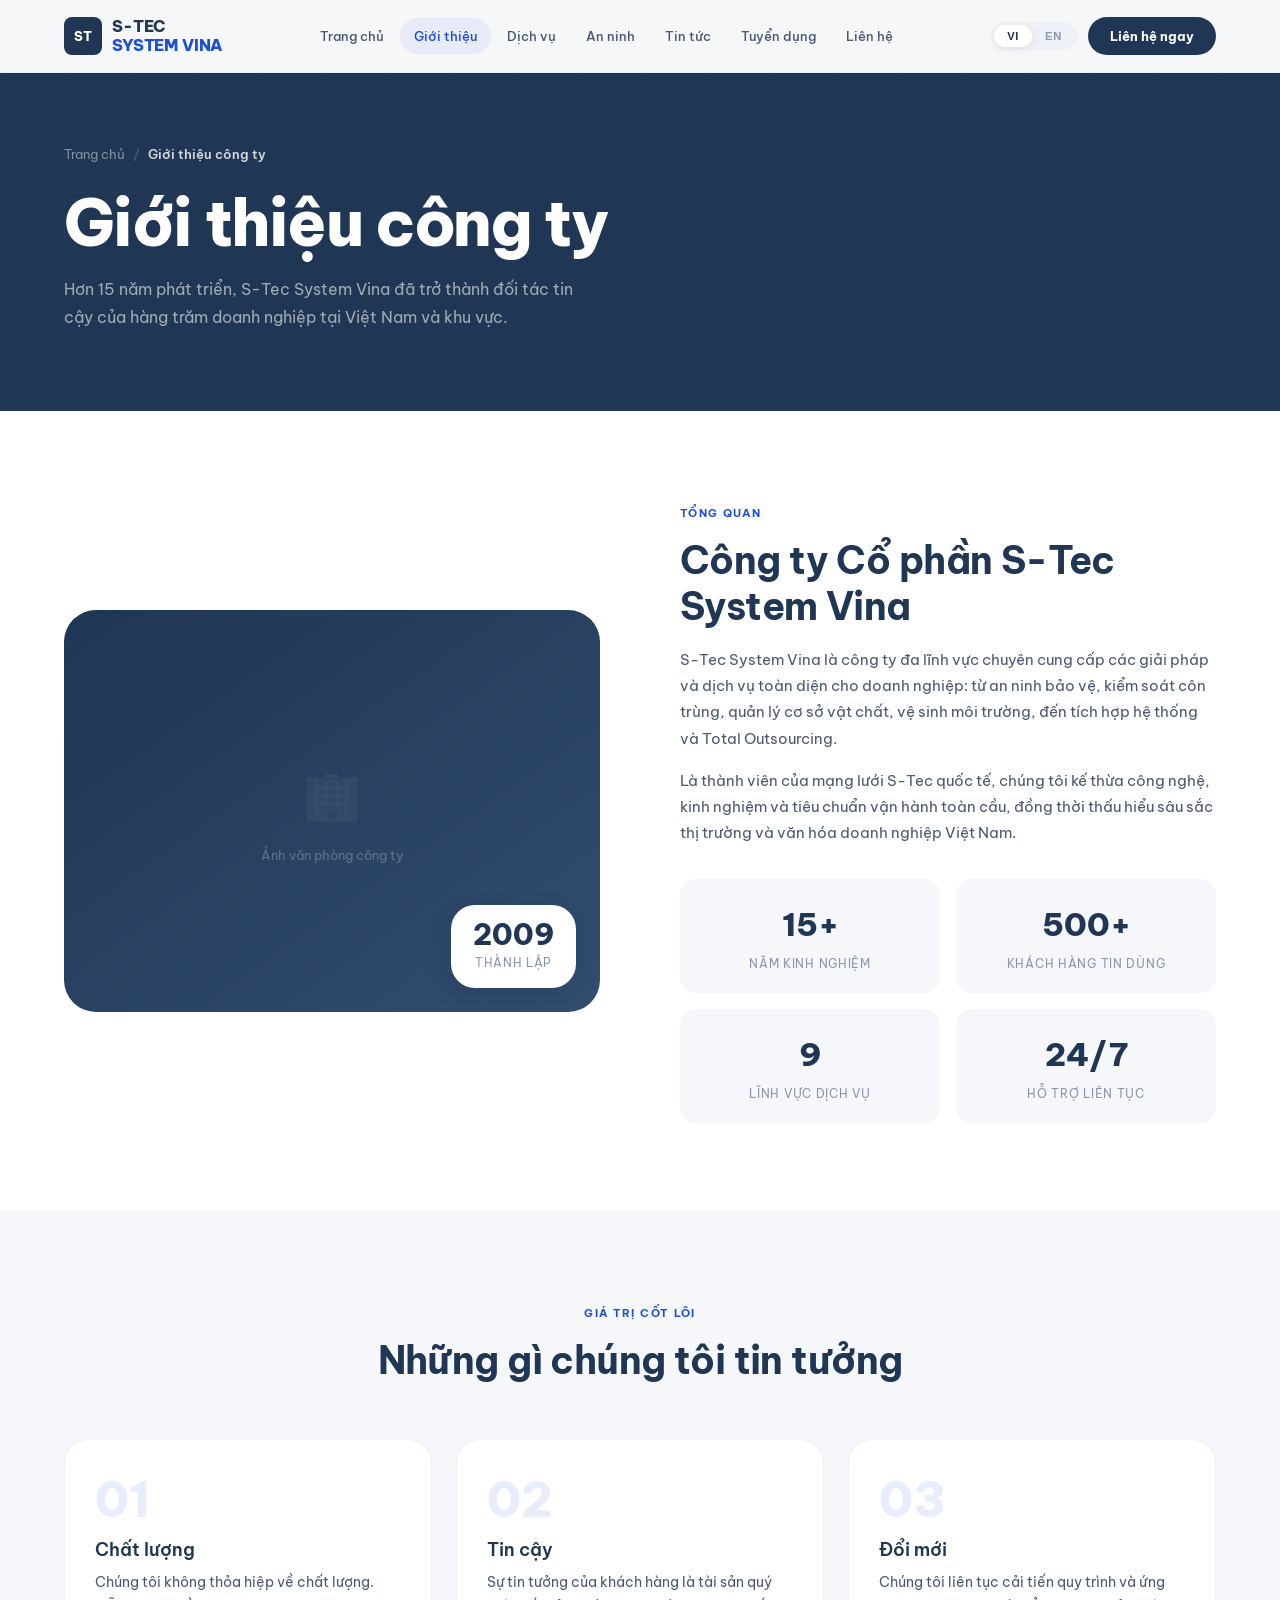
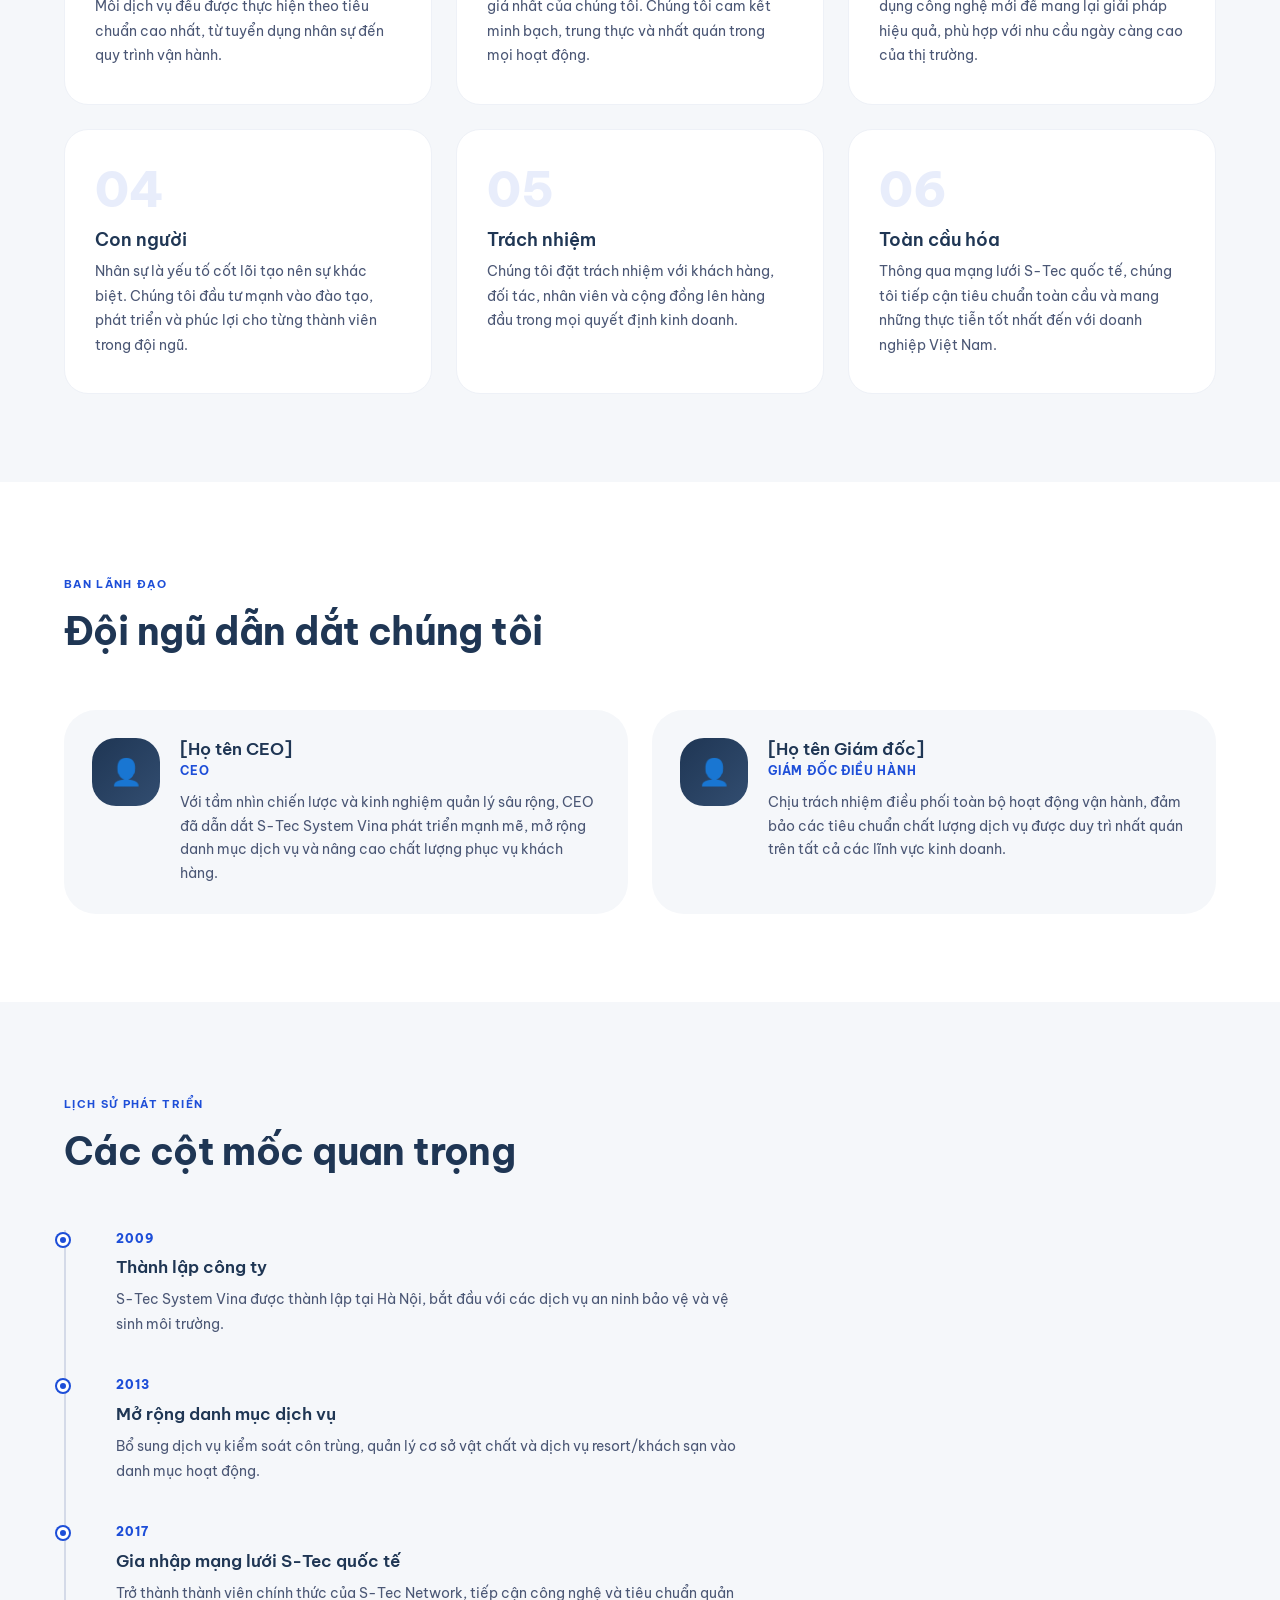
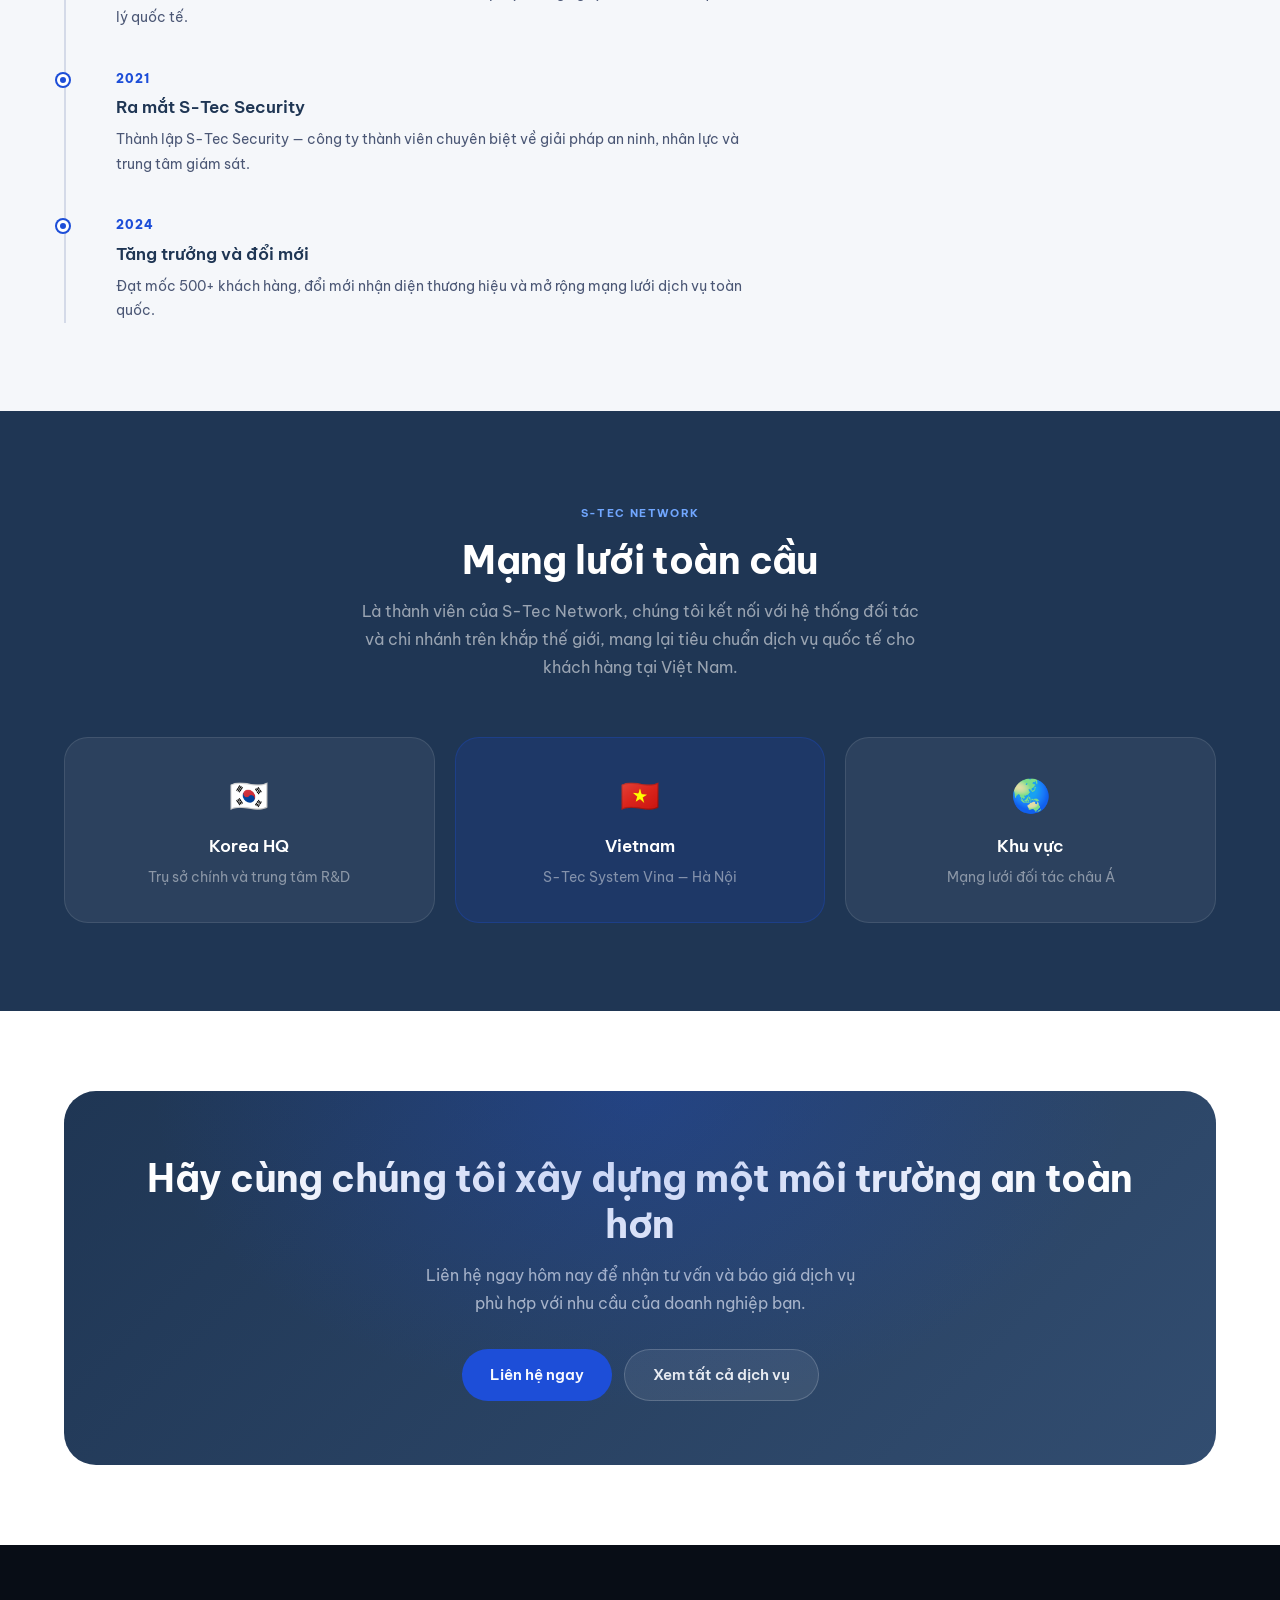
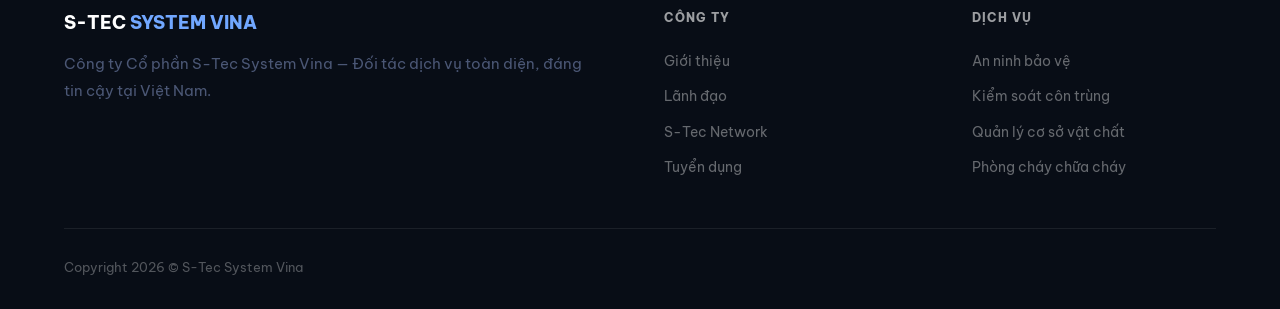
<file: about.html>
<!DOCTYPE html>
<html lang="vi">

<head>
  <meta charset="UTF-8">
  <meta name="viewport" content="width=device-width, initial-scale=1.0">
  <title>Giới thiệu – S-Tec System Vina</title>
  <link rel="stylesheet" href="styles.css">
</head>

<body>

  <!-- ── NAVBAR ─────────────────────────────── -->
  <nav class="navbar" id="navbar">
    <div class="container">
      <div class="navbar-inner">
        <a href="index.html" class="logo">
          <div
            style="width:38px;height:38px;background:var(--navy);border-radius:8px;display:flex;align-items:center;justify-content:center;color:white;font-weight:800;font-size:.8rem;flex-shrink:0">
            ST</div>
          <div class="logo-text">S-TEC<br><span>SYSTEM VINA</span></div>
        </a>
        <nav class="nav-links">
          <a href="index.html" data-vi="Trang chủ" data-en="Home">Trang chủ</a>
          <a href="about.html" class="active" data-vi="Giới thiệu" data-en="About">Giới thiệu</a>
          <a href="index.html#services" data-vi="Dịch vụ" data-en="Services">Dịch vụ</a>
          <a href="security.html" data-vi="An ninh" data-en="Security">An ninh</a>
          <a href="news.html" data-vi="Tin tức" data-en="News">Tin tức</a>
          <a href="careers.html" data-vi="Tuyển dụng" data-en="Careers">Tuyển dụng</a>
          <a href="index.html#contact" data-vi="Liên hệ" data-en="Contact">Liên hệ</a>
        </nav>
        <div class="nav-right">
          <div class="lang-toggle">
            <button class="lang-btn active" onclick="setLang('vi')">VI</button>
            <button class="lang-btn" onclick="setLang('en')">EN</button>
          </div>
          <a href="index.html#contact" class="nav-links nav-cta btn" data-vi="Liên hệ ngay" data-en="Contact Us">Liên hệ
            ngay</a>
        </div>
        <div class="hamburger" id="hamburger" onclick="toggleMenu()">
          <span></span><span></span><span></span>
        </div>
      </div>
    </div>
  </nav>

  <div class="mobile-nav" id="mobileNav">
    <a href="index.html" data-vi="Trang chủ" data-en="Home">Trang chủ</a>
    <a href="about.html" data-vi="Giới thiệu công ty" data-en="About Us">Giới thiệu công ty</a>
    <a href="index.html#services" data-vi="Dịch vụ" data-en="Services">Dịch vụ</a>
    <a href="security.html" data-vi="An ninh bảo vệ" data-en="Security">An ninh bảo vệ</a>
    <a href="index.html#contact" data-vi="Liên hệ" data-en="Contact">Liên hệ</a>
    <div class="mobile-lang">
      <button class="lang-btn active" onclick="setLang('vi')">VI</button>
      <button class="lang-btn" onclick="setLang('en')">EN</button>
    </div>
  </div>

  <!-- ── PAGE HERO ─────────────────────────────── -->
  <section class="page-hero">
    <div class="container">
      <div class="breadcrumb">
        <a href="index.html" data-vi="Trang chủ" data-en="Home">Trang chủ</a>
        <span class="bc-sep">/</span>
        <span class="bc-cur" data-vi="Giới thiệu công ty" data-en="About Us">Giới thiệu công ty</span>
      </div>
      <h1 data-vi="Giới thiệu công ty" data-en="About Us">Giới thiệu công ty</h1>
      <p data-vi="Hơn 15 năm phát triển, S-Tec System Vina đã trở thành đối tác tin cậy của hàng trăm doanh nghiệp tại Việt Nam và khu vực."
        data-en="Over 15 years of growth, S-Tec System Vina has become the trusted partner of hundreds of businesses across Vietnam and the region.">
        Hơn 15 năm phát triển, S-Tec System Vina đã trở thành đối tác tin cậy của hàng trăm doanh nghiệp tại Việt Nam và
        khu vực.
      </p>
    </div>
  </section>

  <!-- ── OVERVIEW ───────────────────────────────── -->
  <section>
    <div class="container">
      <div class="about-grid">
        <div class="about-visual fade-up">
          <!-- Replace with actual company photo -->
          <div class="about-placeholder">
            <div class="big">🏢</div>
            <div data-vi="Ảnh văn phòng công ty" data-en="Company office photo">Ảnh văn phòng công ty</div>
          </div>
          <div class="about-badge-card">
            <div class="num">2009</div>
            <div class="lbl" data-vi="Thành lập" data-en="Founded">Thành lập</div>
          </div>
        </div>

        <div class="fade-up">
          <span class="section-label" data-vi="Tổng quan" data-en="Overview">Tổng quan</span>
          <h2 style="margin-bottom:18px" data-vi="Công ty Cổ phần S-Tec System Vina"
            data-en="S-Tec System Vina Joint Stock Company">Công ty Cổ phần S-Tec System Vina</h2>
          <p style="margin-bottom:16px"
            data-vi="S-Tec System Vina là công ty đa lĩnh vực chuyên cung cấp các giải pháp và dịch vụ toàn diện cho doanh nghiệp: từ an ninh bảo vệ, kiểm soát côn trùng, quản lý cơ sở vật chất, vệ sinh môi trường, đến tích hợp hệ thống và Total Outsourcing."
            data-en="S-Tec System Vina is a multi-sector company specialising in comprehensive business solutions: from security and pest control to facility management, cleaning, system integration, and total outsourcing.">
            S-Tec System Vina là công ty đa lĩnh vực chuyên cung cấp các giải pháp và dịch vụ toàn diện cho doanh
            nghiệp: từ an ninh bảo vệ, kiểm soát côn trùng, quản lý cơ sở vật chất, vệ sinh môi trường, đến tích hợp hệ
            thống và Total Outsourcing.
          </p>
          <p data-vi="Là thành viên của mạng lưới S-Tec quốc tế, chúng tôi kế thừa công nghệ, kinh nghiệm và tiêu chuẩn vận hành toàn cầu, đồng thời thấu hiểu sâu sắc thị trường và văn hóa doanh nghiệp Việt Nam."
            data-en="As a member of the international S-Tec network, we inherit global technology, expertise, and operational standards, while deeply understanding Vietnam's market and business culture.">
            Là thành viên của mạng lưới S-Tec quốc tế, chúng tôi kế thừa công nghệ, kinh nghiệm và tiêu chuẩn vận hành
            toàn cầu, đồng thời thấu hiểu sâu sắc thị trường và văn hóa doanh nghiệp Việt Nam.
          </p>

          <div style="display:grid;grid-template-columns:1fr 1fr;gap:16px;margin-top:32px">
            <div style="padding:20px;background:var(--off-white);border-radius:var(--r-md);text-align:center">
              <div style="font-size:2rem;font-weight:800;color:var(--navy)">15+</div>
              <div
                style="font-size:.75rem;text-transform:uppercase;letter-spacing:.06em;color:var(--gray-400);margin-top:4px"
                data-vi="Năm kinh nghiệm" data-en="Years of Experience">Năm kinh nghiệm</div>
            </div>
            <div style="padding:20px;background:var(--off-white);border-radius:var(--r-md);text-align:center">
              <div style="font-size:2rem;font-weight:800;color:var(--navy)">500+</div>
              <div
                style="font-size:.75rem;text-transform:uppercase;letter-spacing:.06em;color:var(--gray-400);margin-top:4px"
                data-vi="Khách hàng tin dùng" data-en="Trusted Clients">Khách hàng tin dùng</div>
            </div>
            <div style="padding:20px;background:var(--off-white);border-radius:var(--r-md);text-align:center">
              <div style="font-size:2rem;font-weight:800;color:var(--navy)">9</div>
              <div
                style="font-size:.75rem;text-transform:uppercase;letter-spacing:.06em;color:var(--gray-400);margin-top:4px"
                data-vi="Lĩnh vực dịch vụ" data-en="Service Sectors">Lĩnh vực dịch vụ</div>
            </div>
            <div style="padding:20px;background:var(--off-white);border-radius:var(--r-md);text-align:center">
              <div style="font-size:2rem;font-weight:800;color:var(--navy)">24/7</div>
              <div
                style="font-size:.75rem;text-transform:uppercase;letter-spacing:.06em;color:var(--gray-400);margin-top:4px"
                data-vi="Hỗ trợ liên tục" data-en="Support">Hỗ trợ liên tục</div>
            </div>
          </div>
        </div>
      </div>
    </div>
  </section>

  <!-- ── VALUES ────────────────────────────────── -->
  <section style="background:var(--off-white)">
    <div class="container">
      <div class="section-header center fade-up">
        <span class="section-label" data-vi="Giá trị cốt lõi" data-en="Core Values">Giá trị cốt lõi</span>
        <h2 data-vi="Những gì chúng tôi tin tưởng" data-en="What We Believe In">Những gì chúng tôi tin tưởng</h2>
      </div>
      <div class="values-grid">
        <div class="value-card fade-up">
          <div class="value-num">01</div>
          <h3 data-vi="Chất lượng" data-en="Quality">Chất lượng</h3>
          <p data-vi="Chúng tôi không thỏa hiệp về chất lượng. Mỗi dịch vụ đều được thực hiện theo tiêu chuẩn cao nhất, từ tuyển dụng nhân sự đến quy trình vận hành."
            data-en="We do not compromise on quality. Every service is delivered to the highest standard, from staff recruitment to operational processes.">
            Chúng tôi không thỏa hiệp về chất lượng. Mỗi dịch vụ đều được thực hiện theo tiêu chuẩn cao nhất, từ tuyển
            dụng nhân sự đến quy trình vận hành.
          </p>
        </div>
        <div class="value-card fade-up">
          <div class="value-num">02</div>
          <h3 data-vi="Tin cậy" data-en="Trust">Tin cậy</h3>
          <p data-vi="Sự tin tưởng của khách hàng là tài sản quý giá nhất của chúng tôi. Chúng tôi cam kết minh bạch, trung thực và nhất quán trong mọi hoạt động."
            data-en="Our clients' trust is our most valuable asset. We are committed to transparency, honesty, and consistency in everything we do.">
            Sự tin tưởng của khách hàng là tài sản quý giá nhất của chúng tôi. Chúng tôi cam kết minh bạch, trung thực
            và nhất quán trong mọi hoạt động.
          </p>
        </div>
        <div class="value-card fade-up">
          <div class="value-num">03</div>
          <h3 data-vi="Đổi mới" data-en="Innovation">Đổi mới</h3>
          <p data-vi="Chúng tôi liên tục cải tiến quy trình và ứng dụng công nghệ mới để mang lại giải pháp hiệu quả, phù hợp với nhu cầu ngày càng cao của thị trường."
            data-en="We continuously improve our processes and adopt new technologies to deliver efficient solutions that keep pace with ever-evolving market demands.">
            Chúng tôi liên tục cải tiến quy trình và ứng dụng công nghệ mới để mang lại giải pháp hiệu quả, phù hợp với
            nhu cầu ngày càng cao của thị trường.
          </p>
        </div>
        <div class="value-card fade-up">
          <div class="value-num">04</div>
          <h3 data-vi="Con người" data-en="People">Con người</h3>
          <p data-vi="Nhân sự là yếu tố cốt lõi tạo nên sự khác biệt. Chúng tôi đầu tư mạnh vào đào tạo, phát triển và phúc lợi cho từng thành viên trong đội ngũ."
            data-en="Our people are the core differentiator. We invest heavily in the training, development, and wellbeing of every member of our team.">
            Nhân sự là yếu tố cốt lõi tạo nên sự khác biệt. Chúng tôi đầu tư mạnh vào đào tạo, phát triển và phúc lợi
            cho từng thành viên trong đội ngũ.
          </p>
        </div>
        <div class="value-card fade-up">
          <div class="value-num">05</div>
          <h3 data-vi="Trách nhiệm" data-en="Responsibility">Trách nhiệm</h3>
          <p data-vi="Chúng tôi đặt trách nhiệm với khách hàng, đối tác, nhân viên và cộng đồng lên hàng đầu trong mọi quyết định kinh doanh."
            data-en="We place responsibility to our clients, partners, employees, and community at the forefront of every business decision.">
            Chúng tôi đặt trách nhiệm với khách hàng, đối tác, nhân viên và cộng đồng lên hàng đầu trong mọi quyết định
            kinh doanh.
          </p>
        </div>
        <div class="value-card fade-up">
          <div class="value-num">06</div>
          <h3 data-vi="Toàn cầu hóa" data-en="Global Reach">Toàn cầu hóa</h3>
          <p data-vi="Thông qua mạng lưới S-Tec quốc tế, chúng tôi tiếp cận tiêu chuẩn toàn cầu và mang những thực tiễn tốt nhất đến với doanh nghiệp Việt Nam."
            data-en="Through the international S-Tec network, we access global standards and bring the best practices to Vietnamese businesses.">
            Thông qua mạng lưới S-Tec quốc tế, chúng tôi tiếp cận tiêu chuẩn toàn cầu và mang những thực tiễn tốt nhất
            đến với doanh nghiệp Việt Nam.
          </p>
        </div>
      </div>
    </div>
  </section>

  <!-- ── LEADERSHIP ─────────────────────────────── -->
  <section id="leadership">
    <div class="container">
      <div class="section-header fade-up">
        <span class="section-label" data-vi="Ban lãnh đạo" data-en="Leadership">Ban lãnh đạo</span>
        <h2 data-vi="Đội ngũ dẫn dắt chúng tôi" data-en="The Team Leading Us">Đội ngũ dẫn dắt chúng tôi</h2>
      </div>
      <div class="leadership-grid">
        <div class="leader-card fade-up">
          <div class="leader-avatar">👤</div>
          <div>
            <!-- Replace with actual name & photo -->
            <h3 class="leader-name" data-vi="[Họ tên CEO]" data-en="[CEO Name]">[Họ tên CEO]</h3>
            <div class="leader-role">CEO</div>
            <p data-vi="Với tầm nhìn chiến lược và kinh nghiệm quản lý sâu rộng, CEO đã dẫn dắt S-Tec System Vina phát triển mạnh mẽ, mở rộng danh mục dịch vụ và nâng cao chất lượng phục vụ khách hàng."
              data-en="With strategic vision and extensive management experience, our CEO has guided S-Tec System Vina's strong growth, expanding our service portfolio and elevating the quality of client service.">
              Với tầm nhìn chiến lược và kinh nghiệm quản lý sâu rộng, CEO đã dẫn dắt S-Tec System Vina phát triển mạnh
              mẽ, mở rộng danh mục dịch vụ và nâng cao chất lượng phục vụ khách hàng.
            </p>
          </div>
        </div>
        <div class="leader-card fade-up">
          <div class="leader-avatar">👤</div>
          <div>
            <!-- Replace with actual name & photo -->
            <h3 class="leader-name" data-vi="[Họ tên Giám đốc]" data-en="[Director Name]">[Họ tên Giám đốc]</h3>
            <div class="leader-role" data-vi="Giám đốc điều hành" data-en="Managing Director">Giám đốc điều hành</div>
            <p data-vi="Chịu trách nhiệm điều phối toàn bộ hoạt động vận hành, đảm bảo các tiêu chuẩn chất lượng dịch vụ được duy trì nhất quán trên tất cả các lĩnh vực kinh doanh."
              data-en="Responsible for coordinating all operational activities, ensuring consistent service quality standards are upheld across all business sectors.">
              Chịu trách nhiệm điều phối toàn bộ hoạt động vận hành, đảm bảo các tiêu chuẩn chất lượng dịch vụ được duy
              trì nhất quán trên tất cả các lĩnh vực kinh doanh.
            </p>
          </div>
        </div>
      </div>
    </div>
  </section>

  <!-- ── TIMELINE ────────────────────────────────── -->
  <section style="background:var(--off-white)">
    <div class="container">
      <div class="section-header fade-up">
        <span class="section-label" data-vi="Lịch sử phát triển" data-en="Our Journey">Lịch sử phát triển</span>
        <h2 data-vi="Các cột mốc quan trọng" data-en="Key Milestones">Các cột mốc quan trọng</h2>
      </div>
      <div style="max-width:680px">
        <div class="timeline">
          <div class="timeline-item fade-up">
            <div class="timeline-dot"></div>
            <div class="timeline-year">2009</div>
            <h4 data-vi="Thành lập công ty" data-en="Company Founded">Thành lập công ty</h4>
            <p data-vi="S-Tec System Vina được thành lập tại Hà Nội, bắt đầu với các dịch vụ an ninh bảo vệ và vệ sinh môi trường."
              data-en="S-Tec System Vina was established in Hanoi, beginning with security and cleaning services.">
              S-Tec System Vina được thành lập tại Hà Nội, bắt đầu với các dịch vụ an ninh bảo vệ và vệ sinh môi trường.
            </p>
          </div>
          <div class="timeline-item fade-up">
            <div class="timeline-dot"></div>
            <div class="timeline-year">2013</div>
            <h4 data-vi="Mở rộng danh mục dịch vụ" data-en="Service Portfolio Expansion">Mở rộng danh mục dịch vụ</h4>
            <p data-vi="Bổ sung dịch vụ kiểm soát côn trùng, quản lý cơ sở vật chất và dịch vụ resort/khách sạn vào danh mục hoạt động."
              data-en="Added pest control, facility management, and resort/hotel services to our operational portfolio.">
              Bổ sung dịch vụ kiểm soát côn trùng, quản lý cơ sở vật chất và dịch vụ resort/khách sạn vào danh mục hoạt
              động.
            </p>
          </div>
          <div class="timeline-item fade-up">
            <div class="timeline-dot"></div>
            <div class="timeline-year">2017</div>
            <h4 data-vi="Gia nhập mạng lưới S-Tec quốc tế" data-en="Joined International S-Tec Network">Gia nhập mạng
              lưới S-Tec quốc tế</h4>
            <p data-vi="Trở thành thành viên chính thức của S-Tec Network, tiếp cận công nghệ và tiêu chuẩn quản lý quốc tế."
              data-en="Became an official member of the S-Tec Network, gaining access to international technology and management standards.">
              Trở thành thành viên chính thức của S-Tec Network, tiếp cận công nghệ và tiêu chuẩn quản lý quốc tế.
            </p>
          </div>
          <div class="timeline-item fade-up">
            <div class="timeline-dot"></div>
            <div class="timeline-year">2021</div>
            <h4 data-vi="Ra mắt S-Tec Security" data-en="S-Tec Security Launched">Ra mắt S-Tec Security</h4>
            <p data-vi="Thành lập S-Tec Security — công ty thành viên chuyên biệt về giải pháp an ninh, nhân lực và trung tâm giám sát."
              data-en="Established S-Tec Security — a dedicated subsidiary specialising in security solutions, manpower, and monitoring centre services.">
              Thành lập S-Tec Security — công ty thành viên chuyên biệt về giải pháp an ninh, nhân lực và trung tâm giám
              sát.
            </p>
          </div>
          <div class="timeline-item fade-up">
            <div class="timeline-dot"></div>
            <div class="timeline-year">2024</div>
            <h4 data-vi="Tăng trưởng và đổi mới" data-en="Growth & Renewal">Tăng trưởng và đổi mới</h4>
            <p data-vi="Đạt mốc 500+ khách hàng, đổi mới nhận diện thương hiệu và mở rộng mạng lưới dịch vụ toàn quốc."
              data-en="Reached 500+ clients, refreshed brand identity, and expanded the nationwide service network.">
              Đạt mốc 500+ khách hàng, đổi mới nhận diện thương hiệu và mở rộng mạng lưới dịch vụ toàn quốc.
            </p>
          </div>
        </div>
      </div>
    </div>
  </section>

  <!-- ── S-TEC NETWORK ───────────────────────────── -->
  <section id="network" style="background:var(--navy)">
    <div class="container">
      <div class="section-header center fade-up">
        <span class="section-label" style="color:var(--blue-light)">S-Tec Network</span>
        <h2 style="color:var(--white)" data-vi="Mạng lưới toàn cầu" data-en="Global Network">Mạng lưới toàn cầu</h2>
        <p style="color:rgba(255,255,255,.55);margin:0 auto"
          data-vi="Là thành viên của S-Tec Network, chúng tôi kết nối với hệ thống đối tác và chi nhánh trên khắp thế giới, mang lại tiêu chuẩn dịch vụ quốc tế cho khách hàng tại Việt Nam."
          data-en="As a member of the S-Tec Network, we connect with a system of partners and branches worldwide, bringing international service standards to clients in Vietnam.">
          Là thành viên của S-Tec Network, chúng tôi kết nối với hệ thống đối tác và chi nhánh trên khắp thế giới, mang
          lại tiêu chuẩn dịch vụ quốc tế cho khách hàng tại Việt Nam.
        </p>
      </div>
      <div style="display:grid;grid-template-columns:repeat(3,1fr);gap:20px" class="fade-up">
        <div
          style="background:rgba(255,255,255,.06);border:1px solid rgba(255,255,255,.1);border-radius:var(--r-lg);padding:32px;text-align:center">
          <div style="font-size:2rem;margin-bottom:12px">🇰🇷</div>
          <h4 style="color:var(--white);margin-bottom:6px">Korea HQ</h4>
          <p style="color:rgba(255,255,255,.45);font-size:.85rem" data-vi="Trụ sở chính và trung tâm R&D"
            data-en="Global headquarters and R&D centre">Trụ sở chính và trung tâm R&D</p>
        </div>
        <div
          style="background:rgba(29,78,216,.15);border:1px solid rgba(29,78,216,.3);border-radius:var(--r-lg);padding:32px;text-align:center">
          <div style="font-size:2rem;margin-bottom:12px">🇻🇳</div>
          <h4 style="color:var(--white);margin-bottom:6px">Vietnam</h4>
          <p style="color:rgba(255,255,255,.45);font-size:.85rem" data-vi="S-Tec System Vina — Hà Nội"
            data-en="S-Tec System Vina — Hanoi">S-Tec System Vina — Hà Nội</p>
        </div>
        <div
          style="background:rgba(255,255,255,.06);border:1px solid rgba(255,255,255,.1);border-radius:var(--r-lg);padding:32px;text-align:center">
          <div style="font-size:2rem;margin-bottom:12px">🌏</div>
          <h4 style="color:var(--white);margin-bottom:6px" data-vi="Khu vực" data-en="Regional">Khu vực</h4>
          <p style="color:rgba(255,255,255,.45);font-size:.85rem" data-vi="Mạng lưới đối tác châu Á"
            data-en="Asia-Pacific partner network">Mạng lưới đối tác châu Á</p>
        </div>
      </div>
    </div>
  </section>

  <!-- ── CTA ──────────────────────────────────────── -->
  <section style="padding:80px 0">
    <div class="container">
      <div class="cta-banner">
        <h2 data-vi="Hãy cùng chúng tôi xây dựng một môi trường an toàn hơn"
          data-en="Let's build a safer environment together">Hãy cùng chúng tôi xây dựng một môi trường an toàn hơn</h2>
        <p data-vi="Liên hệ ngay hôm nay để nhận tư vấn và báo giá dịch vụ phù hợp với nhu cầu của doanh nghiệp bạn."
          data-en="Contact us today to receive tailored service advice and a quote suited to your business needs.">
          Liên hệ ngay hôm nay để nhận tư vấn và báo giá dịch vụ phù hợp với nhu cầu của doanh nghiệp bạn.
        </p>
        <div class="cta-actions">
          <a href="index.html#contact" class="btn btn-primary" data-vi="Liên hệ ngay" data-en="Get in Touch">Liên hệ
            ngay</a>
          <a href="index.html#services" class="btn btn-outline-white" data-vi="Xem tất cả dịch vụ"
            data-en="View All Services">Xem tất cả dịch vụ</a>
        </div>
      </div>
    </div>
  </section>

  <!-- ── FOOTER ───────────────────────────────────── -->
  <footer>
    <div class="container">
      <div class="footer-grid">
        <div class="footer-brand">
          <span class="footer-logo-text">S-TEC <span>SYSTEM VINA</span></span>
          <p data-vi="Công ty Cổ phần S-Tec System Vina — Đối tác dịch vụ toàn diện, đáng tin cậy tại Việt Nam."
            data-en="S-Tec System Vina JSC — Your trusted, comprehensive service partner in Vietnam.">
            Công ty Cổ phần S-Tec System Vina — Đối tác dịch vụ toàn diện, đáng tin cậy tại Việt Nam.
          </p>
        </div>
        <div class="footer-col">
          <h5 data-vi="Công ty" data-en="Company">Công ty</h5>
          <ul>
            <li><a href="about.html" data-vi="Giới thiệu" data-en="About Us">Giới thiệu</a></li>
            <li><a href="about.html#leadership" data-vi="Lãnh đạo" data-en="Leadership">Lãnh đạo</a></li>
            <li><a href="about.html#network" data-vi="S-Tec Network" data-en="S-Tec Network">S-Tec Network</a></li>
            <li><a href="#" data-vi="Tuyển dụng" data-en="Careers">Tuyển dụng</a></li>
          </ul>
        </div>
        <div class="footer-col">
          <h5 data-vi="Dịch vụ" data-en="Services">Dịch vụ</h5>
          <ul>
            <li><a href="security.html" data-vi="An ninh bảo vệ" data-en="Security">An ninh bảo vệ</a></li>
            <li><a href="#" data-vi="Kiểm soát côn trùng" data-en="Pest Control">Kiểm soát côn trùng</a></li>
            <li><a href="#" data-vi="Quản lý cơ sở vật chất" data-en="Facility Management">Quản lý cơ sở vật chất</a>
            </li>
            <li><a href="#" data-vi="Phòng cháy chữa cháy" data-en="Fire Prevention">Phòng cháy chữa cháy</a></li>
          </ul>
        </div>
      </div>
      <div class="footer-divider"></div>
      <div class="footer-bottom">
        <span>Copyright 2026 © S-Tec System Vina</span>
        <!-- <span data-vi="Được thiết kế với ♥ tại Hà Nội" data-en="Designed with ♥ in Hanoi">Được thiết kế với ♥ tại Hà Nội</span> -->
      </div>
    </div>
  </footer>

  <script>
    let currentLang = 'vi';
    function setLang(lang) {
      currentLang = lang;
      document.querySelectorAll('[data-vi]').forEach(el => {
        el.textContent = el.dataset[lang] || el.dataset.vi;
      });
      document.querySelectorAll('.lang-btn').forEach(btn => btn.classList.remove('active'));
      document.querySelectorAll('.lang-btn').forEach(btn => {
        if ((btn.textContent === 'VI' && lang === 'vi') || (btn.textContent === 'EN' && lang === 'en')) btn.classList.add('active');
      });
      document.documentElement.lang = lang === 'vi' ? 'vi' : 'en';
    }
    window.addEventListener('scroll', () => {
      document.getElementById('navbar').classList.toggle('scrolled', window.scrollY > 20);
    });
    function toggleMenu() {
      document.getElementById('mobileNav').classList.toggle('open');
    }
    const observer = new IntersectionObserver((entries) => {
      entries.forEach(e => { if (e.isIntersecting) e.target.classList.add('visible'); });
    }, { threshold: 0.1 });
    document.querySelectorAll('.fade-up').forEach(el => observer.observe(el));
    document.querySelectorAll('.mobile-nav a').forEach(link => {
      link.addEventListener('click', () => document.getElementById('mobileNav').classList.remove('open'));
    });
  </script>
</body>

</html>
</file>
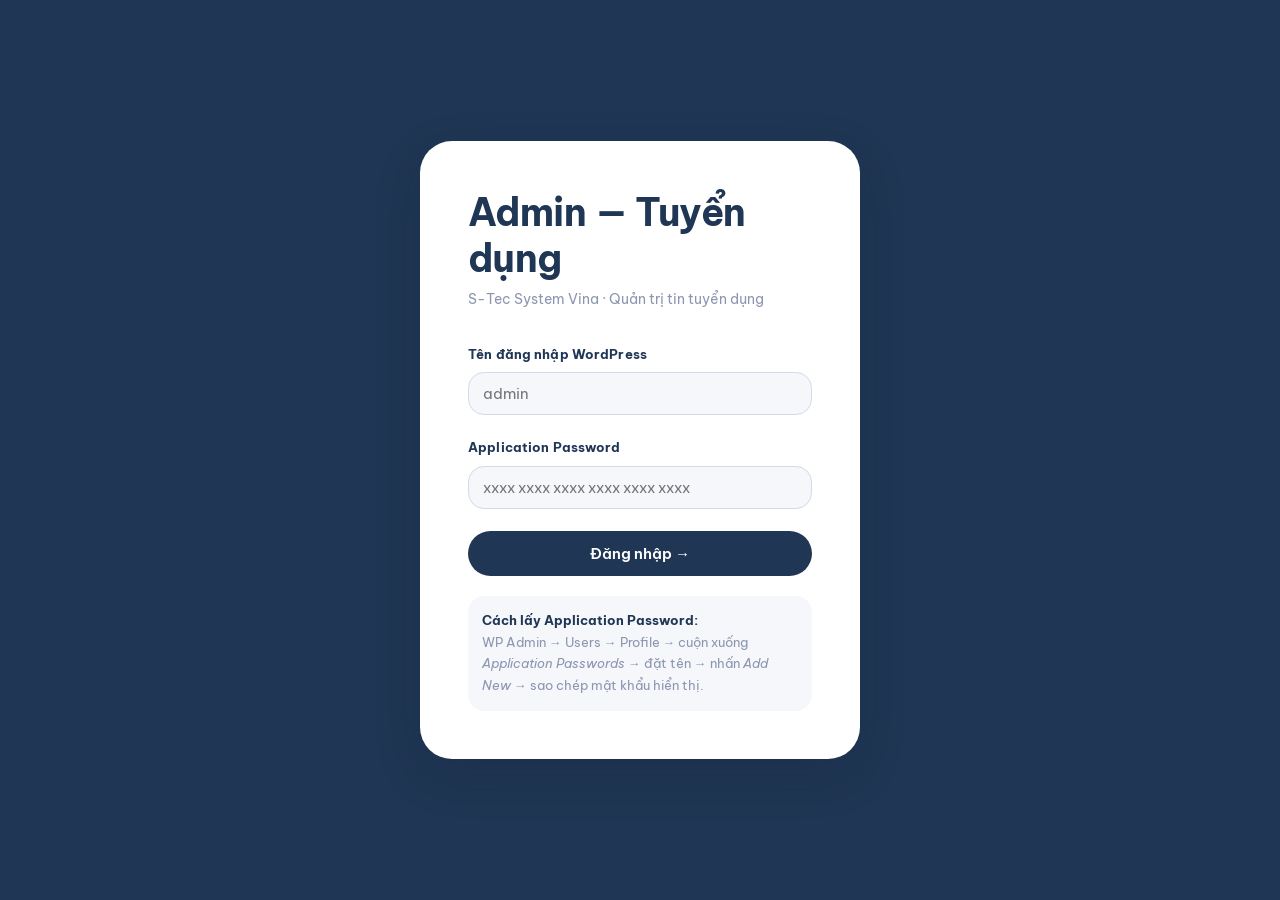
<file: admin-jobs.html>
<!DOCTYPE html>
<html lang="vi">
<head>
  <meta charset="UTF-8">
  <meta name="viewport" content="width=device-width, initial-scale=1.0">
  <title>Admin – Tuyển dụng | S-Tec</title>
  <link rel="stylesheet" href="styles.css">
  <style>
    body{background:var(--off-white)}
    .admin-shell{min-height:100vh;display:grid;grid-template-rows:auto 1fr}
    .admin-bar{background:var(--navy);padding:0 32px;height:60px;display:flex;align-items:center;justify-content:space-between;position:sticky;top:0;z-index:100}
    .admin-bar-left{display:flex;align-items:center;gap:16px}
    .admin-logo{font-size:.875rem;font-weight:800;color:var(--white);letter-spacing:.02em}
    .admin-logo span{color:var(--blue-light)}
    .admin-section-badge{font-size:.7rem;font-weight:700;text-transform:uppercase;letter-spacing:.1em;background:rgba(22,163,74,.25);color:#4ade80;padding:4px 12px;border-radius:var(--r-full)}
    .admin-bar-right{display:flex;align-items:center;gap:12px}
    .admin-user{font-size:.8rem;color:rgba(255,255,255,.55)}
    .admin-logout{font-size:.75rem;font-weight:700;color:rgba(255,255,255,.45);background:none;border:1px solid rgba(255,255,255,.15);padding:5px 14px;border-radius:var(--r-full);cursor:pointer;transition:var(--t)}
    .admin-logout:hover{color:var(--white);border-color:rgba(255,255,255,.4)}
    .switch-link{font-size:.75rem;font-weight:600;color:rgba(255,255,255,.5);transition:var(--t)}
    .switch-link:hover{color:var(--white)}
    .admin-content{padding:40px 32px;max-width:1200px;margin:0 auto;width:100%}
    #login-screen{min-height:100vh;display:flex;align-items:center;justify-content:center;background:var(--navy);padding:24px}
    .login-card{background:var(--white);border-radius:var(--r-xl);padding:48px;width:100%;max-width:440px;box-shadow:var(--shadow-lg)}
    .login-card h2{margin-bottom:6px}
    .login-card .subtitle{font-size:.875rem;color:var(--gray-400);margin-bottom:32px}
    .login-hint{font-size:.8rem;color:var(--gray-400);margin-top:20px;padding:14px;background:var(--off-white);border-radius:var(--r-md);line-height:1.7}
    .login-hint strong{color:var(--navy)}
    .login-error{background:rgba(220,38,38,.08);border:1px solid rgba(220,38,38,.2);color:#DC2626;font-size:.84rem;padding:12px 16px;border-radius:var(--r-md);margin-bottom:16px;display:none}
    .admin-toolbar{display:flex;align-items:center;justify-content:space-between;margin-bottom:28px;flex-wrap:wrap;gap:12px}
    .admin-toolbar h2{font-size:1.25rem;color:var(--navy)}
    .post-count{font-size:.8rem;color:var(--gray-400);margin-top:2px}
    .post-table{background:var(--white);border:1px solid var(--gray-100);border-radius:var(--r-lg);overflow:hidden}
    .pt-head{display:grid;grid-template-columns:1fr 120px 110px 120px;gap:0;background:var(--off-white);border-bottom:1px solid var(--gray-100);padding:12px 24px;font-size:.72rem;font-weight:800;text-transform:uppercase;letter-spacing:.08em;color:var(--gray-400)}
    .pt-row{display:grid;grid-template-columns:1fr 120px 110px 120px;gap:0;padding:18px 24px;border-bottom:1px solid var(--gray-100);align-items:center;transition:var(--t)}
    .pt-row:last-child{border-bottom:none}
    .pt-row:hover{background:var(--off-white)}
    .pt-title{font-size:.9rem;font-weight:600;color:var(--navy);line-height:1.35}
    .pt-title-sub{font-size:.75rem;color:var(--gray-400);margin-top:3px}
    .pt-date{font-size:.8rem;color:var(--gray-600)}
    .status-pill{display:inline-block;font-size:.68rem;font-weight:700;text-transform:uppercase;letter-spacing:.07em;padding:4px 10px;border-radius:var(--r-full)}
    .status-pill.publish{background:rgba(22,163,74,.1);color:#16A34A}
    .status-pill.draft{background:rgba(245,158,11,.1);color:#D97706}
    .status-pill.trash{background:rgba(220,38,38,.1);color:#DC2626}
    .pt-actions{display:flex;gap:8px;justify-content:flex-end}
    .act-btn{font-size:.75rem;font-weight:700;padding:6px 14px;border-radius:var(--r-full);border:1.5px solid var(--gray-200);background:var(--white);cursor:pointer;transition:var(--t);font-family:inherit}
    .act-btn:hover{border-color:var(--navy);color:var(--navy)}
    .act-btn.danger:hover{border-color:#DC2626;color:#DC2626}
    .admin-pagination{display:flex;align-items:center;gap:6px;margin-top:20px}
    .page-btn{width:36px;height:36px;border-radius:var(--r-md);border:1.5px solid var(--gray-200);background:var(--white);font-family:inherit;font-size:.84rem;font-weight:600;color:var(--gray-600);cursor:pointer;display:flex;align-items:center;justify-content:center;transition:var(--t)}
    .page-btn:hover,.page-btn.active{background:var(--navy);color:var(--white);border-color:var(--navy)}
    .page-btn:disabled{opacity:.35;cursor:not-allowed}
    .modal-overlay{display:none;position:fixed;inset:0;background:rgba(8,13,22,.65);z-index:500;align-items:center;justify-content:center;padding:24px}
    .modal-overlay.open{display:flex}
    .modal{background:var(--white);border-radius:var(--r-xl);width:100%;max-width:780px;max-height:92vh;overflow-y:auto;box-shadow:var(--shadow-lg)}
    .modal-head{padding:28px 32px 20px;display:flex;align-items:center;justify-content:space-between;position:sticky;top:0;background:var(--white);z-index:1;border-bottom:1px solid var(--gray-100)}
    .modal-head h3{font-size:1.125rem}
    .modal-close{width:36px;height:36px;border-radius:var(--r-md);border:1.5px solid var(--gray-200);background:none;cursor:pointer;display:flex;align-items:center;justify-content:center;font-size:1.1rem;color:var(--gray-400);transition:var(--t)}
    .modal-close:hover{background:var(--off-white);color:var(--navy)}
    .modal-body{padding:28px 32px 32px}
    .fg{margin-bottom:22px}
    .fl{display:block;font-size:.8rem;font-weight:700;color:var(--navy);margin-bottom:8px;letter-spacing:.01em}
    .fi{width:100%;padding:11px 14px;border:1.5px solid var(--gray-200);border-radius:var(--r-md);font-family:inherit;font-size:.9375rem;color:var(--navy);background:var(--off-white);outline:none;transition:var(--t)}
    .fi:focus{border-color:var(--blue);background:var(--white)}
    textarea.fi{resize:vertical;min-height:200px;line-height:1.7}
    select.fi{cursor:pointer}
    /* Job-specific extra fields */
    .fields-row{display:grid;grid-template-columns:1fr 1fr;gap:16px}
    .job-meta-preview{display:flex;flex-wrap:wrap;gap:8px;margin-top:10px}
    .jmp{font-size:.78rem;background:var(--off-white);padding:5px 10px;border-radius:var(--r-sm);color:var(--gray-600)}
    .modal-foot{padding:20px 32px;border-top:1px solid var(--gray-100);display:flex;gap:10px;justify-content:flex-end;background:var(--off-white);border-radius:0 0 var(--r-xl) var(--r-xl)}
    .btn-cancel{background:var(--white);color:var(--gray-600);border:1.5px solid var(--gray-200);padding:10px 22px;border-radius:var(--r-full);font-family:inherit;font-size:.875rem;font-weight:600;cursor:pointer;transition:var(--t)}
    .btn-cancel:hover{border-color:var(--navy);color:var(--navy)}
    .btn-save{background:var(--navy);color:var(--white);border:none;padding:10px 24px;border-radius:var(--r-full);font-family:inherit;font-size:.875rem;font-weight:700;cursor:pointer;transition:var(--t)}
    .btn-save:hover{background:var(--blue)}
    .btn-save:disabled{opacity:.5;cursor:not-allowed}
    .confirm-overlay{display:none;position:fixed;inset:0;background:rgba(8,13,22,.65);z-index:600;align-items:center;justify-content:center;padding:24px}
    .confirm-overlay.open{display:flex}
    .confirm-box{background:var(--white);border-radius:var(--r-xl);padding:36px;max-width:420px;width:100%;text-align:center;box-shadow:var(--shadow-lg)}
    .confirm-icon{font-size:2.5rem;margin-bottom:12px}
    .confirm-box h3{margin-bottom:8px}
    .confirm-box p{font-size:.9rem;color:var(--gray-600);margin-bottom:24px}
    .confirm-actions{display:flex;gap:10px;justify-content:center}
    .btn-confirm-delete{background:#DC2626;color:var(--white);border:none;padding:10px 24px;border-radius:var(--r-full);font-family:inherit;font-size:.875rem;font-weight:700;cursor:pointer;transition:var(--t)}
    .btn-confirm-delete:hover{background:#B91C1C}
    .toast{position:fixed;bottom:28px;right:28px;background:var(--navy);color:var(--white);padding:14px 20px;border-radius:var(--r-lg);font-size:.875rem;font-weight:600;box-shadow:var(--shadow-lg);transform:translateY(80px);opacity:0;transition:all .3s var(--ease);z-index:900;max-width:360px}
    .toast.show{transform:translateY(0);opacity:1}
    .toast.success::before{content:'✓ ';color:#4ade80}
    .toast.error::before{content:'✕ ';color:#f87171}
    .skel-row{padding:18px 24px;border-bottom:1px solid var(--gray-100)}
    .skel-line{height:11px;border-radius:4px;background:linear-gradient(90deg,var(--gray-100) 25%,var(--gray-200) 50%,var(--gray-100) 75%);background-size:200% 100%;animation:shimmer 1.4s infinite;margin-bottom:8px}
    .skel-line.s{width:40%}
    @keyframes shimmer{0%{background-position:200% 0}100%{background-position:-200% 0}}
    @media(max-width:768px){.pt-head,.pt-row{grid-template-columns:1fr auto}.pt-date,.pt-status-col{display:none}.admin-content{padding:24px 16px}.admin-bar{padding:0 16px}.fields-row{grid-template-columns:1fr}}
  </style>
</head>
<body>

<!-- ── LOGIN ─────────────────────────────── -->
<div id="login-screen">
  <div class="login-card">
    <h2>Admin — Tuyển dụng</h2>
    <p class="subtitle">S-Tec System Vina · Quản trị tin tuyển dụng</p>
    <div class="login-error" id="login-error">Tên đăng nhập hoặc mật khẩu không đúng.</div>
    <div class="fg">
      <label class="fl">Tên đăng nhập WordPress</label>
      <input class="fi" id="wp-user" type="text" placeholder="admin" autocomplete="username">
    </div>
    <div class="fg">
      <label class="fl">Application Password</label>
      <input class="fi" id="wp-pass" type="password" placeholder="xxxx xxxx xxxx xxxx xxxx xxxx" autocomplete="current-password">
    </div>
    <button class="btn btn-dark" style="width:100%;justify-content:center" id="login-btn" onclick="doLogin()">Đăng nhập →</button>
    <div class="login-hint">
      <strong>Cách lấy Application Password:</strong><br>
      WP Admin → Users → Profile → cuộn xuống <em>Application Passwords</em> → đặt tên → nhấn <em>Add New</em> → sao chép mật khẩu hiển thị.
    </div>
  </div>
</div>

<!-- ── ADMIN SHELL ────────────────────────── -->
<div class="admin-shell" id="admin-shell" style="display:none">
  <div class="admin-bar">
    <div class="admin-bar-left">
      <div class="admin-logo">S-TEC <span>ADMIN</span></div>
      <div class="admin-section-badge">Tuyển dụng</div>
    </div>
    <div class="admin-bar-right">
      <a href="admin-news.html" class="switch-link">→ Tin tức</a>
      <span class="admin-user" id="admin-username"></span>
      <button class="admin-logout" onclick="doLogout()">Đăng xuất</button>
    </div>
  </div>

  <div class="admin-content">
    <div class="admin-toolbar">
      <div>
        <h2>Quản lý Tuyển dụng</h2>
        <div class="post-count" id="post-count">Đang tải…</div>
      </div>
      <button class="btn btn-primary" onclick="openEditor(null)" style="font-size:.875rem">+ Tin tuyển dụng mới</button>
    </div>

    <div class="post-table" id="post-table">
      <div class="pt-head"><div>Vị trí tuyển dụng</div><div>Ngày đăng</div><div>Trạng thái</div><div style="text-align:right">Thao tác</div></div>
      <div id="posts-list"></div>
    </div>
    <div id="admin-pagination" class="admin-pagination"></div>
  </div>
</div>

<!-- ── EDITOR MODAL ───────────────────────── -->
<div class="modal-overlay" id="editor-modal">
  <div class="modal">
    <div class="modal-head">
      <h3 id="modal-title">Tin tuyển dụng mới</h3>
      <button class="modal-close" onclick="closeEditor()">✕</button>
    </div>
    <div class="modal-body">
      <div class="fg">
        <label class="fl">Tên vị trí tuyển dụng *</label>
        <input class="fi" id="e-title" type="text" placeholder="Ví dụ: Nhân viên bảo vệ — Hà Nội">
      </div>
      <div class="fields-row">
        <div class="fg">
          <label class="fl">Địa điểm làm việc</label>
          <input class="fi" id="e-location" type="text" placeholder="Hà Nội" value="Hà Nội">
        </div>
        <div class="fg">
          <label class="fl">Hình thức làm việc</label>
          <select class="fi" id="e-type">
            <option value="Toàn thời gian">Toàn thời gian</option>
            <option value="Bán thời gian">Bán thời gian</option>
            <option value="Thực tập">Thực tập</option>
            <option value="Hợp đồng">Hợp đồng</option>
          </select>
        </div>
      </div>
      <div class="fields-row">
        <div class="fg">
          <label class="fl">Mức lương (tùy chọn)</label>
          <input class="fi" id="e-salary" type="text" placeholder="Ví dụ: 8–12 triệu VNĐ">
        </div>
        <div class="fg">
          <label class="fl">Hạn nộp hồ sơ (tùy chọn)</label>
          <input class="fi" id="e-deadline" type="date">
        </div>
      </div>
      <div class="fg">
        <label class="fl">Mô tả công việc & Yêu cầu *</label>
        <textarea class="fi" id="e-content" placeholder="Mô tả chi tiết về vị trí, yêu cầu ứng viên và quyền lợi…"></textarea>
      </div>
      <div class="fg">
        <label class="fl">Tóm tắt ngắn (hiển thị trên danh sách)</label>
        <textarea class="fi" id="e-excerpt" style="min-height:80px" placeholder="1–2 câu tóm tắt ngắn về vị trí…"></textarea>
      </div>
      <div class="fg">
        <label class="fl">Trạng thái</label>
        <select class="fi" id="e-status">
          <option value="publish">Đăng tin ngay</option>
          <option value="draft">Lưu nháp</option>
        </select>
      </div>
    </div>
    <div class="modal-foot">
      <button class="btn-cancel" onclick="closeEditor()">Hủy</button>
      <button class="btn-save" id="save-btn" onclick="savePost()">Đăng tin tuyển dụng</button>
    </div>
  </div>
</div>

<!-- ── DELETE CONFIRM ─────────────────────── -->
<div class="confirm-overlay" id="confirm-modal">
  <div class="confirm-box">
    <div class="confirm-icon">🗑️</div>
    <h3>Xác nhận xóa?</h3>
    <p>Tin tuyển dụng sẽ được chuyển vào thùng rác. Bạn có thể khôi phục trong WP Admin.</p>
    <div class="confirm-actions">
      <button class="btn-cancel" onclick="closeConfirm()">Hủy</button>
      <button class="btn-confirm-delete" id="confirm-delete-btn">Xóa tin tuyển dụng</button>
    </div>
  </div>
</div>

<div class="toast" id="toast"></div>

<script src="wp-api.js"></script>
<script>
  let catId=null, curPage=1, totPages=1, editingPostId=null, deleteTargetId=null;

  // ─── Login ────────────────────────────────
  async function doLogin() {
    const user=document.getElementById('wp-user').value.trim();
    const pass=document.getElementById('wp-pass').value.trim();
    if(!user||!pass){showLoginError('Vui lòng nhập đầy đủ thông tin.');return;}
    const btn=document.getElementById('login-btn');
    btn.textContent='Đang xác thực…';btn.disabled=true;
    const ok=await STEC_WP.verifyCredentials(user,pass);
    if(ok){
      STEC_WP.saveCredentials(user,pass);
      document.getElementById('login-screen').style.display='none';
      document.getElementById('admin-shell').style.display='grid';
      document.getElementById('admin-username').textContent=user;
      await initAdmin();
    } else {
      showLoginError('Tên đăng nhập hoặc Application Password không đúng.');
      btn.textContent='Đăng nhập →';btn.disabled=false;
    }
  }
  function showLoginError(msg){const el=document.getElementById('login-error');el.textContent=msg;el.style.display='block';}
  function doLogout(){STEC_WP.clearCredentials();location.reload();}
  document.getElementById('wp-pass').addEventListener('keydown',e=>{if(e.key==='Enter')doLogin();});

  // ─── Init ─────────────────────────────────
  async function initAdmin(){
    try{
      const cat=await STEC_WP.getCategoryBySlug(STEC_WP.categories.careers);
      catId=cat.id;
      await loadPage(1);
    }catch{toast('Không thể kết nối API.','error');}
  }

  // ─── Load posts ───────────────────────────
  const skeleton=()=>Array(4).fill(`<div class="skel-row"><div class="skel-line s"></div><div class="skel-line"></div></div>`).join('');

  async function loadPage(page){
    curPage=page;
    document.getElementById('posts-list').innerHTML=skeleton();
    const {posts,totalPages:tp,total}=await STEC_WP.getPosts(catId,page,10);
    totPages=tp;
    document.getElementById('post-count').textContent=`${total} tin tuyển dụng · Trang ${page}/${tp}`;
    if(!posts.length){
      document.getElementById('posts-list').innerHTML='<div style="padding:32px;text-align:center;color:var(--gray-400)">Chưa có tin tuyển dụng nào.</div>';
    }else{
      document.getElementById('posts-list').innerHTML=posts.map(renderRow).join('');
    }
    renderPagination();
  }

  function renderRow(p){
    const label={publish:'Đang tuyển',draft:'Nháp',trash:'Đã xóa'}[p.status]||p.status;
    return `<div class="pt-row">
      <div>
        <div class="pt-title">${p.title.rendered}</div>
        <div class="pt-title-sub">${STEC_WP.stripHtml(p.excerpt.rendered).slice(0,80)}…</div>
      </div>
      <div class="pt-date">${STEC_WP.formatDate(p.date)}</div>
      <div><span class="status-pill ${p.status}">${label}</span></div>
      <div class="pt-actions">
        <button class="act-btn" onclick="openEditor(${p.id})">✏️ Sửa</button>
        <button class="act-btn danger" onclick="openConfirm(${p.id})">🗑️</button>
      </div>
    </div>`;
  }

  function renderPagination(){
    const el=document.getElementById('admin-pagination');
    if(totPages<=1){el.innerHTML='';return;}
    let h=`<button class="page-btn" onclick="loadPage(${curPage-1})" ${curPage===1?'disabled':''}>‹</button>`;
    for(let i=1;i<=totPages;i++) h+=`<button class="page-btn ${i===curPage?'active':''}" onclick="loadPage(${i})">${i}</button>`;
    h+=`<button class="page-btn" onclick="loadPage(${curPage+1})" ${curPage===totPages?'disabled':''}>›</button>`;
    el.innerHTML=h;
  }

  // ─── Editor ───────────────────────────────
  // Job meta is stored in post content as a comment block: <!--meta:key=value-->
  function packMeta(content, location, type, salary, deadline) {
    const meta = `<!--job-location:${location}|job-type:${type}|job-salary:${salary}|job-deadline:${deadline}-->`;
    return meta + '\n' + content;
  }
  function unpackMeta(raw) {
    const match = raw.match(/<!--job-location:([^|]*)\|job-type:([^|]*)\|job-salary:([^|]*)\|job-deadline:([^-]*)-->/);
    return match ? { location:match[1], type:match[2], salary:match[3], deadline:match[4] } : { location:'Hà Nội', type:'Toàn thời gian', salary:'', deadline:'' };
  }

  async function openEditor(postId){
    editingPostId=postId;
    document.getElementById('modal-title').textContent=postId?'Chỉnh sửa tin tuyển dụng':'Tin tuyển dụng mới';
    ['e-title','e-content','e-excerpt','e-salary','e-deadline'].forEach(id=>document.getElementById(id).value='');
    document.getElementById('e-location').value='Hà Nội';
    document.getElementById('e-type').value='Toàn thời gian';
    document.getElementById('e-status').value='publish';

    if(postId){
      document.getElementById('save-btn').textContent='Đang tải…';
      document.getElementById('save-btn').disabled=true;
      try{
        const post=await STEC_WP.getPost(postId);
        document.getElementById('e-title').value=post.title.rendered;
        document.getElementById('e-excerpt').value=STEC_WP.stripHtml(post.excerpt.rendered);
        document.getElementById('e-status').value=post.status;
        const rawContent=post.content.rendered.replace(/<[^>]+>/g,'');
        const meta=unpackMeta(rawContent);
        document.getElementById('e-location').value=meta.location;
        document.getElementById('e-type').value=meta.type;
        document.getElementById('e-salary').value=meta.salary;
        document.getElementById('e-deadline').value=meta.deadline;
        document.getElementById('e-content').value=rawContent.replace(/<!--job-[^>]+-->\n?/,'');
      }catch{toast('Không thể tải bài viết.','error');return;}
      document.getElementById('save-btn').textContent='Lưu thay đổi';
      document.getElementById('save-btn').disabled=false;
    } else {
      document.getElementById('save-btn').textContent='Đăng tin tuyển dụng';
      document.getElementById('save-btn').disabled=false;
    }
    document.getElementById('editor-modal').classList.add('open');
  }

  function closeEditor(){document.getElementById('editor-modal').classList.remove('open');}

  async function savePost(){
    const title=document.getElementById('e-title').value.trim();
    const rawContent=document.getElementById('e-content').value.trim();
    const excerpt=document.getElementById('e-excerpt').value.trim();
    const status=document.getElementById('e-status').value;
    const location=document.getElementById('e-location').value.trim()||'Hà Nội';
    const type=document.getElementById('e-type').value;
    const salary=document.getElementById('e-salary').value.trim();
    const deadline=document.getElementById('e-deadline').value;
    if(!title||!rawContent){toast('Tên vị trí và mô tả không được để trống.','error');return;}
    const content=packMeta(rawContent,location,type,salary,deadline);
    const btn=document.getElementById('save-btn');
    btn.textContent='Đang lưu…';btn.disabled=true;
    try{
      if(editingPostId){
        await STEC_WP.updatePost(editingPostId,{title,content,excerpt,status});
        toast('Tin tuyển dụng đã được cập nhật.','success');
      }else{
        await STEC_WP.createPost({title,content,excerpt,status,categoryId:catId});
        toast('Tin tuyển dụng đã được đăng.','success');
      }
      closeEditor();
      await loadPage(curPage);
    }catch(e){toast(e.message||'Có lỗi xảy ra.','error');}
    btn.textContent=editingPostId?'Lưu thay đổi':'Đăng tin tuyển dụng';
    btn.disabled=false;
  }

  // ─── Delete ───────────────────────────────
  function openConfirm(id){
    deleteTargetId=id;
    document.getElementById('confirm-modal').classList.add('open');
    document.getElementById('confirm-delete-btn').onclick=async()=>{
      try{
        await STEC_WP.deletePost(deleteTargetId,false);
        toast('Tin tuyển dụng đã được chuyển vào thùng rác.','success');
        closeConfirm();
        await loadPage(curPage);
      }catch(e){toast(e.message||'Không thể xóa.','error');}
    };
  }
  function closeConfirm(){document.getElementById('confirm-modal').classList.remove('open');}

  // ─── Toast ────────────────────────────────
  let toastTimer;
  function toast(msg,type='success'){
    const el=document.getElementById('toast');
    el.textContent=msg;el.className=`toast ${type} show`;
    clearTimeout(toastTimer);
    toastTimer=setTimeout(()=>el.classList.remove('show'),4000);
  }

  // ─── Auto-login ───────────────────────────
  if(STEC_WP.isLoggedIn()){
    document.getElementById('login-screen').style.display='none';
    document.getElementById('admin-shell').style.display='grid';
    document.getElementById('admin-username').textContent=localStorage.getItem(STEC_WP.storageKeys.username);
    initAdmin();
  }

  document.getElementById('editor-modal').addEventListener('click',e=>{if(e.target===e.currentTarget)closeEditor();});
  document.getElementById('confirm-modal').addEventListener('click',e=>{if(e.target===e.currentTarget)closeConfirm();});
</script>
</body>
</html>
</file>
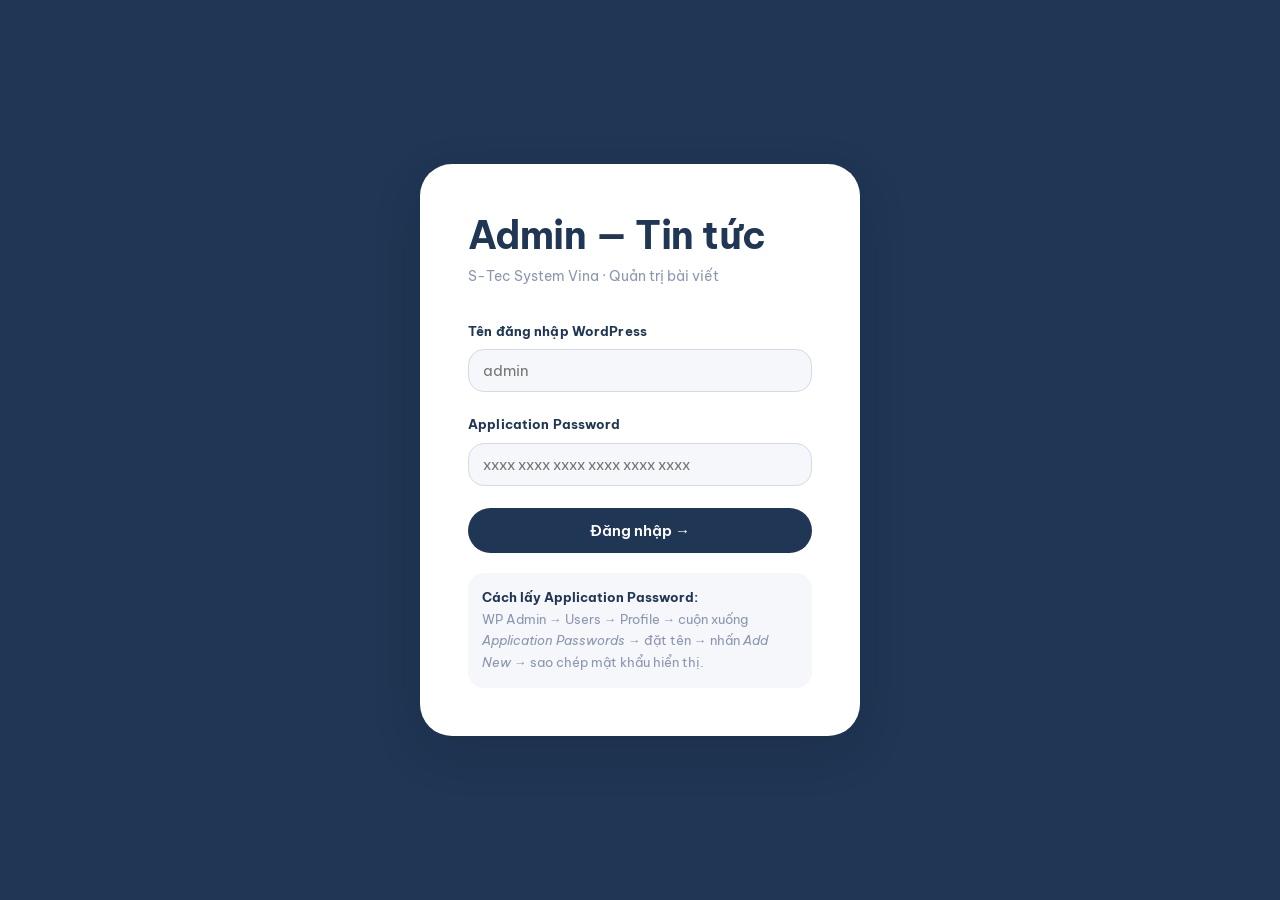
<file: admin-news.html>
<!DOCTYPE html>
<html lang="vi">
<head>
  <meta charset="UTF-8">
  <meta name="viewport" content="width=device-width, initial-scale=1.0">
  <title>Admin – Tin tức | S-Tec</title>
  <link rel="stylesheet" href="styles.css">
  <style>
    body{background:var(--off-white)}
    /* ── Admin shell ── */
    .admin-shell{min-height:100vh;display:grid;grid-template-rows:auto 1fr}
    .admin-bar{background:var(--navy);padding:0 32px;height:60px;display:flex;align-items:center;justify-content:space-between;position:sticky;top:0;z-index:100}
    .admin-bar-left{display:flex;align-items:center;gap:16px}
    .admin-logo{font-size:.875rem;font-weight:800;color:var(--white);letter-spacing:.02em}
    .admin-logo span{color:var(--blue-light)}
    .admin-section-badge{font-size:.7rem;font-weight:700;text-transform:uppercase;letter-spacing:.1em;background:rgba(29,78,216,.4);color:var(--blue-light);padding:4px 12px;border-radius:var(--r-full)}
    .admin-bar-right{display:flex;align-items:center;gap:12px}
    .admin-user{font-size:.8rem;color:rgba(255,255,255,.55)}
    .admin-logout{font-size:.75rem;font-weight:700;color:rgba(255,255,255,.45);background:none;border:1px solid rgba(255,255,255,.15);padding:5px 14px;border-radius:var(--r-full);cursor:pointer;transition:var(--t)}
    .admin-logout:hover{color:var(--white);border-color:rgba(255,255,255,.4)}
    .switch-link{font-size:.75rem;font-weight:600;color:rgba(255,255,255,.5);transition:var(--t)}
    .switch-link:hover{color:var(--white)}
    .admin-content{padding:40px 32px;max-width:1200px;margin:0 auto;width:100%}

    /* ── Login screen ── */
    #login-screen{min-height:100vh;display:flex;align-items:center;justify-content:center;background:var(--navy);padding:24px}
    .login-card{background:var(--white);border-radius:var(--r-xl);padding:48px;width:100%;max-width:440px;box-shadow:var(--shadow-lg)}
    .login-card h2{margin-bottom:6px}
    .login-card .subtitle{font-size:.875rem;color:var(--gray-400);margin-bottom:32px}
    .login-hint{font-size:.8rem;color:var(--gray-400);margin-top:20px;padding:14px;background:var(--off-white);border-radius:var(--r-md);line-height:1.7}
    .login-hint strong{color:var(--navy)}
    .login-error{background:rgba(220,38,38,.08);border:1px solid rgba(220,38,38,.2);color:#DC2626;font-size:.84rem;padding:12px 16px;border-radius:var(--r-md);margin-bottom:16px;display:none}

    /* ── Toolbar ── */
    .admin-toolbar{display:flex;align-items:center;justify-content:space-between;margin-bottom:28px;flex-wrap:wrap;gap:12px}
    .admin-toolbar h2{font-size:1.25rem;color:var(--navy)}
    .post-count{font-size:.8rem;color:var(--gray-400);margin-top:2px}

    /* ── Post table ── */
    .post-table{background:var(--white);border:1px solid var(--gray-100);border-radius:var(--r-lg);overflow:hidden}
    .pt-head{display:grid;grid-template-columns:1fr 120px 110px 120px;gap:0;background:var(--off-white);border-bottom:1px solid var(--gray-100);padding:12px 24px;font-size:.72rem;font-weight:800;text-transform:uppercase;letter-spacing:.08em;color:var(--gray-400)}
    .pt-row{display:grid;grid-template-columns:1fr 120px 110px 120px;gap:0;padding:18px 24px;border-bottom:1px solid var(--gray-100);align-items:center;transition:var(--t)}
    .pt-row:last-child{border-bottom:none}
    .pt-row:hover{background:var(--off-white)}
    .pt-title{font-size:.9rem;font-weight:600;color:var(--navy);line-height:1.35}
    .pt-title-sub{font-size:.75rem;color:var(--gray-400);margin-top:3px}
    .pt-date{font-size:.8rem;color:var(--gray-600)}
    .status-pill{display:inline-block;font-size:.68rem;font-weight:700;text-transform:uppercase;letter-spacing:.07em;padding:4px 10px;border-radius:var(--r-full)}
    .status-pill.publish{background:rgba(22,163,74,.1);color:#16A34A}
    .status-pill.draft{background:rgba(245,158,11,.1);color:#D97706}
    .status-pill.trash{background:rgba(220,38,38,.1);color:#DC2626}
    .pt-actions{display:flex;gap:8px;justify-content:flex-end}
    .act-btn{font-size:.75rem;font-weight:700;padding:6px 14px;border-radius:var(--r-full);border:1.5px solid var(--gray-200);background:var(--white);cursor:pointer;transition:var(--t);font-family:inherit}
    .act-btn:hover{border-color:var(--navy);color:var(--navy)}
    .act-btn.danger:hover{border-color:#DC2626;color:#DC2626}
    /* Pagination */
    .admin-pagination{display:flex;align-items:center;gap:6px;margin-top:20px}
    .page-btn{width:36px;height:36px;border-radius:var(--r-md);border:1.5px solid var(--gray-200);background:var(--white);font-family:inherit;font-size:.84rem;font-weight:600;color:var(--gray-600);cursor:pointer;display:flex;align-items:center;justify-content:center;transition:var(--t)}
    .page-btn:hover,.page-btn.active{background:var(--navy);color:var(--white);border-color:var(--navy)}
    .page-btn:disabled{opacity:.35;cursor:not-allowed}

    /* ── Editor modal ── */
    .modal-overlay{display:none;position:fixed;inset:0;background:rgba(8,13,22,.65);z-index:500;align-items:center;justify-content:center;padding:24px}
    .modal-overlay.open{display:flex}
    .modal{background:var(--white);border-radius:var(--r-xl);width:100%;max-width:780px;max-height:92vh;overflow-y:auto;box-shadow:var(--shadow-lg)}
    .modal-head{padding:28px 32px 0;display:flex;align-items:center;justify-content:space-between;position:sticky;top:0;background:var(--white);z-index:1;padding-bottom:20px;border-bottom:1px solid var(--gray-100)}
    .modal-head h3{font-size:1.125rem}
    .modal-close{width:36px;height:36px;border-radius:var(--r-md);border:1.5px solid var(--gray-200);background:none;cursor:pointer;display:flex;align-items:center;justify-content:center;font-size:1.1rem;color:var(--gray-400);transition:var(--t)}
    .modal-close:hover{background:var(--off-white);color:var(--navy)}
    .modal-body{padding:28px 32px 32px}
    .fg{margin-bottom:22px}
    .fl{display:block;font-size:.8rem;font-weight:700;color:var(--navy);margin-bottom:8px;letter-spacing:.01em}
    .fi{width:100%;padding:11px 14px;border:1.5px solid var(--gray-200);border-radius:var(--r-md);font-family:inherit;font-size:.9375rem;color:var(--navy);background:var(--off-white);outline:none;transition:var(--t)}
    .fi:focus{border-color:var(--blue);background:var(--white)}
    textarea.fi{resize:vertical;min-height:260px;line-height:1.7}
    select.fi{cursor:pointer}
    .modal-foot{padding:20px 32px;border-top:1px solid var(--gray-100);display:flex;gap:10px;justify-content:flex-end;background:var(--off-white);border-radius:0 0 var(--r-xl) var(--r-xl)}
    .btn-cancel{background:var(--white);color:var(--gray-600);border:1.5px solid var(--gray-200);padding:10px 22px;border-radius:var(--r-full);font-family:inherit;font-size:.875rem;font-weight:600;cursor:pointer;transition:var(--t)}
    .btn-cancel:hover{border-color:var(--navy);color:var(--navy)}
    .btn-save{background:var(--navy);color:var(--white);border:none;padding:10px 24px;border-radius:var(--r-full);font-family:inherit;font-size:.875rem;font-weight:700;cursor:pointer;transition:var(--t)}
    .btn-save:hover{background:var(--blue)}
    .btn-save:disabled{opacity:.5;cursor:not-allowed}

    /* ── Delete confirm ── */
    .confirm-overlay{display:none;position:fixed;inset:0;background:rgba(8,13,22,.65);z-index:600;align-items:center;justify-content:center;padding:24px}
    .confirm-overlay.open{display:flex}
    .confirm-box{background:var(--white);border-radius:var(--r-xl);padding:36px;max-width:420px;width:100%;text-align:center;box-shadow:var(--shadow-lg)}
    .confirm-icon{font-size:2.5rem;margin-bottom:12px}
    .confirm-box h3{margin-bottom:8px}
    .confirm-box p{font-size:.9rem;color:var(--gray-600);margin-bottom:24px}
    .confirm-actions{display:flex;gap:10px;justify-content:center}
    .btn-confirm-delete{background:#DC2626;color:var(--white);border:none;padding:10px 24px;border-radius:var(--r-full);font-family:inherit;font-size:.875rem;font-weight:700;cursor:pointer;transition:var(--t)}
    .btn-confirm-delete:hover{background:#B91C1C}

    /* ── Toast ── */
    .toast{position:fixed;bottom:28px;right:28px;background:var(--navy);color:var(--white);padding:14px 20px;border-radius:var(--r-lg);font-size:.875rem;font-weight:600;box-shadow:var(--shadow-lg);transform:translateY(80px);opacity:0;transition:all .3s var(--ease);z-index:900;max-width:360px}
    .toast.show{transform:translateY(0);opacity:1}
    .toast.success::before{content:'✓ ';color:#4ade80}
    .toast.error::before{content:'✕ ';color:#f87171}

    /* Skeleton */
    .skel-row{padding:18px 24px;border-bottom:1px solid var(--gray-100)}
    .skel-line{height:11px;border-radius:4px;background:linear-gradient(90deg,var(--gray-100) 25%,var(--gray-200) 50%,var(--gray-100) 75%);background-size:200% 100%;animation:shimmer 1.4s infinite;margin-bottom:8px}
    .skel-line.s{width:40%}
    @keyframes shimmer{0%{background-position:200% 0}100%{background-position:-200% 0}}

    .media-preview{width:100%;max-height:180px;object-fit:cover;border-radius:var(--r-md);margin-top:8px;display:none}
    .media-preview.show{display:block}
    @media(max-width:768px){.pt-head,.pt-row{grid-template-columns:1fr auto}.pt-date,.pt-status-col{display:none}.admin-content{padding:24px 16px}.admin-bar{padding:0 16px}}
  </style>
</head>
<body>

<!-- ── LOGIN SCREEN ───────────────────────── -->
<div id="login-screen">
  <div class="login-card">
    <h2>Admin — Tin tức</h2>
    <p class="subtitle">S-Tec System Vina · Quản trị bài viết</p>
    <div class="login-error" id="login-error">Tên đăng nhập hoặc mật khẩu không đúng.</div>
    <div class="fg">
      <label class="fl">Tên đăng nhập WordPress</label>
      <input class="fi" id="wp-user" type="text" placeholder="admin" autocomplete="username">
    </div>
    <div class="fg">
      <label class="fl">Application Password</label>
      <input class="fi" id="wp-pass" type="password" placeholder="xxxx xxxx xxxx xxxx xxxx xxxx" autocomplete="current-password">
    </div>
    <button class="btn btn-dark" style="width:100%;justify-content:center" id="login-btn" onclick="doLogin()">Đăng nhập →</button>
    <div class="login-hint">
      <strong>Cách lấy Application Password:</strong><br>
      WP Admin → Users → Profile → cuộn xuống <em>Application Passwords</em> → đặt tên → nhấn <em>Add New</em> → sao chép mật khẩu hiển thị.
    </div>
  </div>
</div>

<!-- ── ADMIN SHELL ────────────────────────── -->
<div class="admin-shell" id="admin-shell" style="display:none">
  <div class="admin-bar">
    <div class="admin-bar-left">
      <div class="admin-logo">S-TEC <span>ADMIN</span></div>
      <div class="admin-section-badge">Tin tức</div>
    </div>
    <div class="admin-bar-right">
      <a href="admin-jobs.html" class="switch-link">→ Tuyển dụng</a>
      <span class="admin-user" id="admin-username"></span>
      <button class="admin-logout" onclick="doLogout()">Đăng xuất</button>
    </div>
  </div>

  <div class="admin-content">
    <div class="admin-toolbar">
      <div>
        <h2>Quản lý Tin tức</h2>
        <div class="post-count" id="post-count">Đang tải…</div>
      </div>
      <button class="btn btn-primary" onclick="openEditor(null)" style="font-size:.875rem">+ Bài viết mới</button>
    </div>

    <div class="post-table" id="post-table">
      <div class="pt-head"><div>Tiêu đề</div><div>Ngày đăng</div><div>Trạng thái</div><div style="text-align:right">Thao tác</div></div>
      <div id="posts-list"></div>
    </div>
    <div id="admin-pagination" class="admin-pagination"></div>
  </div>
</div>

<!-- ── EDITOR MODAL ───────────────────────── -->
<div class="modal-overlay" id="editor-modal">
  <div class="modal">
    <div class="modal-head">
      <h3 id="modal-title">Bài viết mới</h3>
      <button class="modal-close" onclick="closeEditor()">✕</button>
    </div>
    <div class="modal-body">
      <div class="fg">
        <label class="fl">Tiêu đề bài viết *</label>
        <input class="fi" id="e-title" type="text" placeholder="Nhập tiêu đề…">
      </div>
      <div class="fg">
        <label class="fl">Tóm tắt (excerpt)</label>
        <textarea class="fi" id="e-excerpt" style="min-height:90px" placeholder="Mô tả ngắn hiển thị trên danh sách…"></textarea>
      </div>
      <div class="fg">
        <label class="fl">Nội dung bài viết *</label>
        <textarea class="fi" id="e-content" placeholder="Nội dung đầy đủ của bài viết…"></textarea>
      </div>
      <div class="fg">
        <label class="fl">Ảnh đại diện</label>
        <input class="fi" id="e-img-url" type="url" placeholder="URL ảnh (hoặc upload bên dưới)">
        <img class="media-preview" id="img-preview" alt="preview">
        <div style="margin-top:10px;display:flex;align-items:center;gap:10px">
          <input type="file" id="e-img-file" accept="image/*" style="display:none" onchange="handleFileSelect(this)">
          <button class="act-btn" onclick="document.getElementById('e-img-file').click()">📎 Upload ảnh</button>
          <span id="upload-status" style="font-size:.8rem;color:var(--gray-400)"></span>
        </div>
      </div>
      <div class="fg">
        <label class="fl">Trạng thái</label>
        <select class="fi" id="e-status">
          <option value="publish">Xuất bản ngay</option>
          <option value="draft">Lưu nháp</option>
        </select>
      </div>
    </div>
    <div class="modal-foot">
      <button class="btn-cancel" onclick="closeEditor()">Hủy</button>
      <button class="btn-save" id="save-btn" onclick="savePost()">Lưu bài viết</button>
    </div>
  </div>
</div>

<!-- ── DELETE CONFIRM ─────────────────────── -->
<div class="confirm-overlay" id="confirm-modal">
  <div class="confirm-box">
    <div class="confirm-icon">🗑️</div>
    <h3>Xác nhận xóa?</h3>
    <p>Bài viết sẽ được chuyển vào thùng rác. Bạn có thể khôi phục trong WP Admin.</p>
    <div class="confirm-actions">
      <button class="btn-cancel" onclick="closeConfirm()">Hủy</button>
      <button class="btn-confirm-delete" id="confirm-delete-btn">Xóa bài viết</button>
    </div>
  </div>
</div>

<!-- ── TOAST ──────────────────────────────── -->
<div class="toast" id="toast"></div>

<script src="wp-api.js"></script>
<script>
  // ─── State ───────────────────────────────
  let catId = null, curPage = 1, totPages = 1;
  let editingPostId = null;
  let uploadedMediaId = null;
  let deleteTargetId = null;

  // ─── Login / Logout ───────────────────────
  async function doLogin() {
    const user = document.getElementById('wp-user').value.trim();
    const pass = document.getElementById('wp-pass').value.trim();
    if (!user || !pass) { showLoginError('Vui lòng nhập đầy đủ thông tin.'); return; }
    const btn = document.getElementById('login-btn');
    btn.textContent = 'Đang xác thực…'; btn.disabled = true;
    const ok = await STEC_WP.verifyCredentials(user, pass);
    if (ok) {
      STEC_WP.saveCredentials(user, pass);
      document.getElementById('login-screen').style.display = 'none';
      document.getElementById('admin-shell').style.display = 'grid';
      document.getElementById('admin-username').textContent = user;
      await initAdmin();
    } else {
      showLoginError('Tên đăng nhập hoặc Application Password không đúng.');
      btn.textContent = 'Đăng nhập →'; btn.disabled = false;
    }
  }
  function showLoginError(msg) {
    const el = document.getElementById('login-error');
    el.textContent = msg; el.style.display = 'block';
  }
  function doLogout() {
    STEC_WP.clearCredentials();
    location.reload();
  }
  document.getElementById('wp-pass').addEventListener('keydown', e => { if(e.key==='Enter') doLogin(); });

  // ─── Init ─────────────────────────────────
  async function initAdmin() {
    try {
      const cat = await STEC_WP.getCategoryBySlug(STEC_WP.categories.news);
      catId = cat.id;
      await loadPage(1);
    } catch(e) {
      toast('Không thể kết nối API.','error');
    }
  }

  // ─── Load posts ───────────────────────────
  const skeleton = () => Array(5).fill(`<div class="skel-row"><div class="skel-line s"></div><div class="skel-line"></div></div>`).join('');

  async function loadPage(page) {
    curPage = page;
    document.getElementById('posts-list').innerHTML = skeleton();
    const { posts, totalPages: tp, total } = await STEC_WP.getPosts(catId, page, 10);
    totPages = tp;
    document.getElementById('post-count').textContent = `${total} bài viết · Trang ${page}/${tp}`;
    if (!posts.length) {
      document.getElementById('posts-list').innerHTML = '<div style="padding:32px;text-align:center;color:var(--gray-400)">Chưa có bài viết nào.</div>';
    } else {
      document.getElementById('posts-list').innerHTML = posts.map(renderRow).join('');
    }
    renderPagination();
  }

  function renderRow(p) {
    const statusLabel = {publish:'Đã xuất bản',draft:'Nháp',trash:'Đã xóa'}[p.status] || p.status;
    return `<div class="pt-row">
      <div>
        <div class="pt-title">${p.title.rendered}</div>
        <div class="pt-title-sub">${STEC_WP.stripHtml(p.excerpt.rendered).slice(0,80)}…</div>
      </div>
      <div class="pt-date">${STEC_WP.formatDate(p.date)}</div>
      <div><span class="status-pill ${p.status}">${statusLabel}</span></div>
      <div class="pt-actions">
        <button class="act-btn" onclick="openEditor(${p.id})">✏️ Sửa</button>
        <button class="act-btn danger" onclick="openConfirm(${p.id})">🗑️</button>
      </div>
    </div>`;
  }

  function renderPagination() {
    const el = document.getElementById('admin-pagination');
    if (totPages<=1){el.innerHTML='';return;}
    let h=`<button class="page-btn" onclick="loadPage(${curPage-1})" ${curPage===1?'disabled':''}>‹</button>`;
    for(let i=1;i<=totPages;i++) h+=`<button class="page-btn ${i===curPage?'active':''}" onclick="loadPage(${i})">${i}</button>`;
    h+=`<button class="page-btn" onclick="loadPage(${curPage+1})" ${curPage===totPages?'disabled':''}>›</button>`;
    el.innerHTML=h;
  }

  // ─── Editor ───────────────────────────────
  async function openEditor(postId) {
    editingPostId = postId; uploadedMediaId = null;
    document.getElementById('modal-title').textContent = postId ? 'Chỉnh sửa bài viết' : 'Bài viết mới';
    document.getElementById('e-title').value = '';
    document.getElementById('e-excerpt').value = '';
    document.getElementById('e-content').value = '';
    document.getElementById('e-img-url').value = '';
    document.getElementById('e-status').value = 'publish';
    document.getElementById('img-preview').classList.remove('show');
    document.getElementById('upload-status').textContent = '';

    if (postId) {
      document.getElementById('save-btn').textContent = 'Đang tải…';
      document.getElementById('save-btn').disabled = true;
      try {
        const post = await STEC_WP.getPost(postId);
        document.getElementById('e-title').value = post.title.rendered;
        document.getElementById('e-excerpt').value = STEC_WP.stripHtml(post.excerpt.rendered);
        document.getElementById('e-content').value = post.content.rendered.replace(/<[^>]+>/g,'');
        document.getElementById('e-status').value = post.status;
        const imgUrl = STEC_WP.getFeaturedImage(post);
        if (imgUrl) {
          document.getElementById('e-img-url').value = imgUrl;
          const prev = document.getElementById('img-preview');
          prev.src = imgUrl; prev.classList.add('show');
        }
      } catch { toast('Không thể tải bài viết.','error'); return; }
      document.getElementById('save-btn').textContent = 'Lưu thay đổi';
      document.getElementById('save-btn').disabled = false;
    } else {
      document.getElementById('save-btn').textContent = 'Xuất bản';
      document.getElementById('save-btn').disabled = false;
    }
    document.getElementById('editor-modal').classList.add('open');
  }

  function closeEditor() { document.getElementById('editor-modal').classList.remove('open'); }

  async function savePost() {
    const title   = document.getElementById('e-title').value.trim();
    const content = document.getElementById('e-content').value.trim();
    const excerpt = document.getElementById('e-excerpt').value.trim();
    const status  = document.getElementById('e-status').value;
    if (!title || !content) { toast('Tiêu đề và nội dung không được để trống.','error'); return; }

    const btn = document.getElementById('save-btn');
    btn.textContent = 'Đang lưu…'; btn.disabled = true;

    try {
      const payload = { title, content, excerpt, status, categoryId: catId };
      if (uploadedMediaId) payload.featuredImageId = uploadedMediaId;

      if (editingPostId) {
        await STEC_WP.updatePost(editingPostId, payload);
        toast('Bài viết đã được cập nhật thành công.','success');
      } else {
        await STEC_WP.createPost(payload);
        toast('Bài viết đã được tạo thành công.','success');
      }
      closeEditor();
      await loadPage(curPage);
    } catch(e) {
      toast(e.message || 'Có lỗi xảy ra. Vui lòng thử lại.','error');
    }
    btn.textContent = editingPostId ? 'Lưu thay đổi' : 'Xuất bản';
    btn.disabled = false;
  }

  // ─── Image upload ─────────────────────────
  document.getElementById('e-img-url').addEventListener('input', function() {
    const prev = document.getElementById('img-preview');
    if (this.value) { prev.src = this.value; prev.classList.add('show'); }
    else { prev.classList.remove('show'); }
  });

  async function handleFileSelect(input) {
    const file = input.files[0]; if (!file) return;
    const status = document.getElementById('upload-status');
    status.textContent = 'Đang upload…';
    try {
      const media = await STEC_WP.uploadMedia(file);
      uploadedMediaId = media.id;
      document.getElementById('e-img-url').value = media.source_url;
      const prev = document.getElementById('img-preview');
      prev.src = media.source_url; prev.classList.add('show');
      status.textContent = '✓ Upload thành công';
    } catch(e) {
      status.textContent = '✕ Upload thất bại: ' + (e.message||'lỗi không xác định');
    }
  }

  // ─── Delete ───────────────────────────────
  function openConfirm(postId) {
    deleteTargetId = postId;
    document.getElementById('confirm-modal').classList.add('open');
    document.getElementById('confirm-delete-btn').onclick = async () => {
      try {
        await STEC_WP.deletePost(deleteTargetId, false);
        toast('Bài viết đã được chuyển vào thùng rác.','success');
        closeConfirm();
        await loadPage(curPage);
      } catch(e) { toast(e.message||'Không thể xóa bài viết.','error'); }
    };
  }
  function closeConfirm() { document.getElementById('confirm-modal').classList.remove('open'); }

  // ─── Toast ────────────────────────────────
  let toastTimer;
  function toast(msg, type='success') {
    const el = document.getElementById('toast');
    el.textContent = msg; el.className = `toast ${type} show`;
    clearTimeout(toastTimer);
    toastTimer = setTimeout(()=>el.classList.remove('show'), 4000);
  }

  // ─── Auto-login if creds saved ────────────
  if (STEC_WP.isLoggedIn()) {
    document.getElementById('login-screen').style.display = 'none';
    document.getElementById('admin-shell').style.display = 'grid';
    document.getElementById('admin-username').textContent = localStorage.getItem(STEC_WP.storageKeys.username);
    initAdmin();
  }

  // Close modals on overlay click
  document.getElementById('editor-modal').addEventListener('click', e => { if(e.target===e.currentTarget) closeEditor(); });
  document.getElementById('confirm-modal').addEventListener('click', e => { if(e.target===e.currentTarget) closeConfirm(); });
</script>
</body>
</html>
</file>
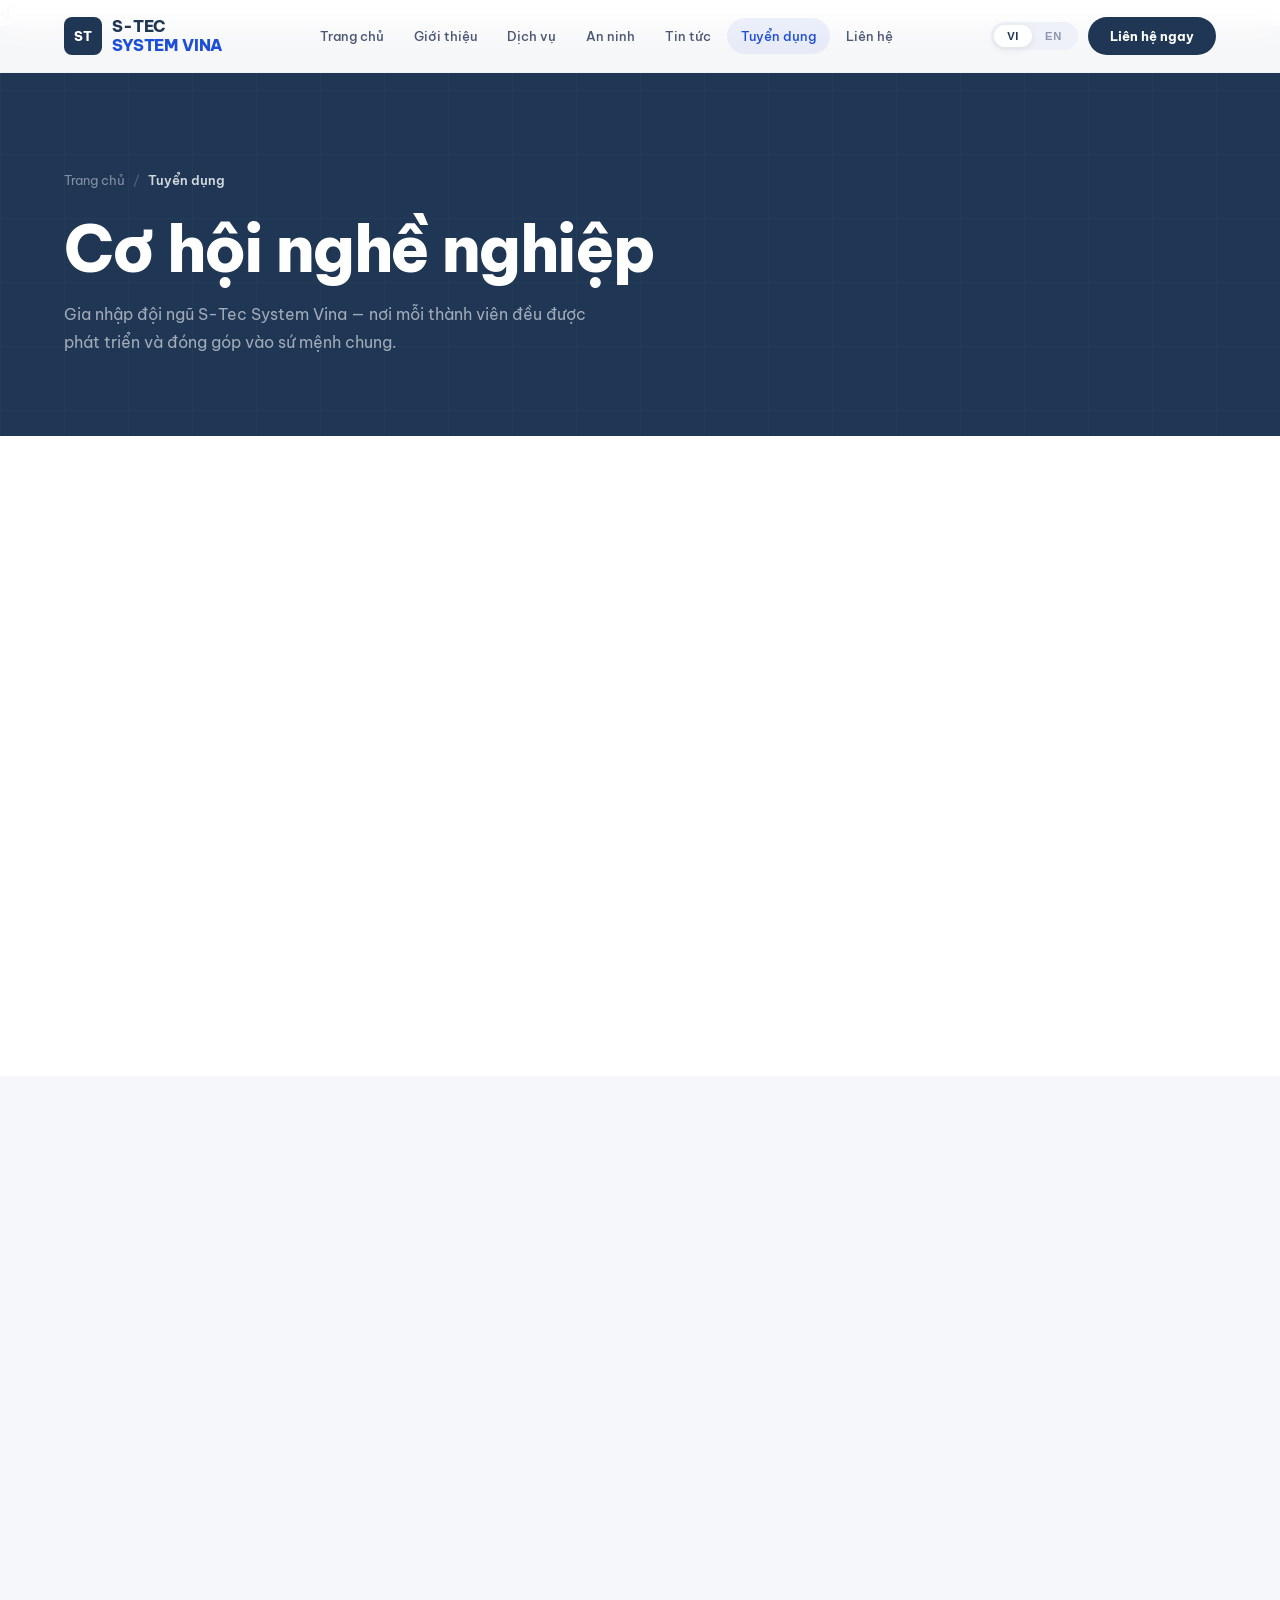
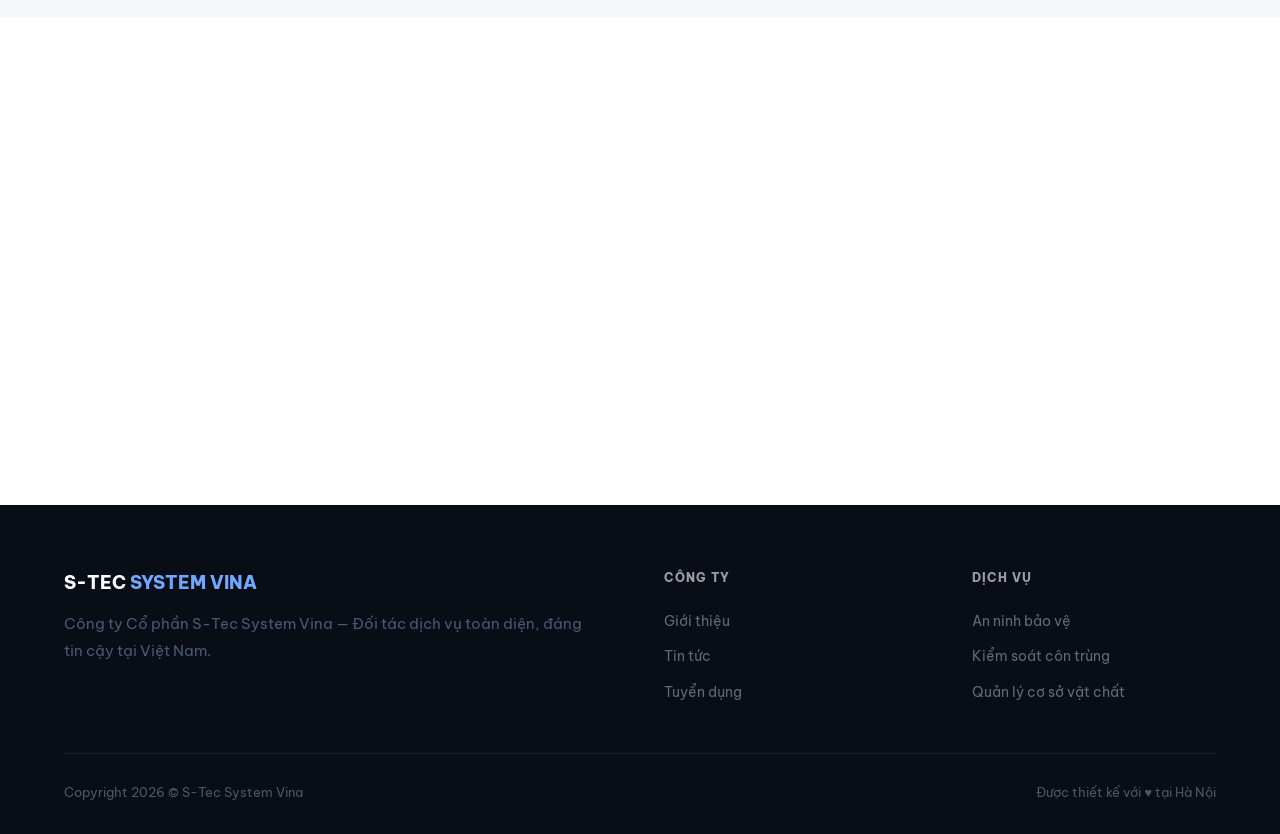
<file: careers.html>
d
<!DOCTYPE html>
<html lang="vi">

<head>
  <meta charset="UTF-8">
  <meta name="viewport" content="width=device-width, initial-scale=1.0">
  <title>Tuyển dụng – S-Tec System Vina</title>
  <link rel="stylesheet" href="styles.css">
  <style>
    .jobs-grid {
      display: grid;
      grid-template-columns: repeat(2, 1fr);
      gap: 24px
    }

    .job-card {
      background: var(--white);
      border: 1px solid var(--gray-100);
      border-radius: var(--r-xl);
      padding: 32px;
      transition: var(--t);
      display: flex;
      flex-direction: column;
      gap: 16px;
      text-decoration: none;
      color: inherit;
      position: relative;
      overflow: hidden
    }

    .job-card::after {
      content: '';
      position: absolute;
      bottom: 0;
      left: 0;
      width: 100%;
      height: 3px;
      background: linear-gradient(90deg, var(--blue), var(--blue-light));
      transform: scaleX(0);
      transform-origin: left;
      transition: var(--t)
    }

    .job-card:hover {
      transform: translateY(-4px);
      box-shadow: var(--shadow-lg);
      border-color: transparent
    }

    .job-card:hover::after {
      transform: scaleX(1)
    }

    .job-header {
      display: flex;
      align-items: flex-start;
      justify-content: space-between;
      gap: 12px
    }

    .job-icon {
      width: 48px;
      height: 48px;
      background: rgba(29, 78, 216, .08);
      border-radius: var(--r-md);
      display: flex;
      align-items: center;
      justify-content: center;
      font-size: 22px;
      flex-shrink: 0
    }

    .job-badge {
      font-size: .7rem;
      font-weight: 700;
      text-transform: uppercase;
      letter-spacing: .08em;
      padding: 5px 12px;
      border-radius: var(--r-full);
      background: rgba(29, 78, 216, .08);
      color: var(--blue);
      white-space: nowrap
    }

    .job-badge.urgent {
      background: rgba(220, 38, 38, .08);
      color: #DC2626
    }

    .job-title {
      font-size: 1.0625rem;
      font-weight: 700;
      color: var(--navy);
      line-height: 1.35;
      margin-bottom: 4px
    }

    .job-dept {
      font-size: .8rem;
      color: var(--blue);
      font-weight: 600;
      text-transform: uppercase;
      letter-spacing: .05em
    }

    .job-meta {
      display: flex;
      flex-wrap: wrap;
      gap: 10px
    }

    .job-tag {
      display: inline-flex;
      align-items: center;
      gap: 5px;
      font-size: .78rem;
      color: var(--gray-600);
      background: var(--off-white);
      padding: 5px 10px;
      border-radius: var(--r-sm)
    }

    .job-excerpt {
      font-size: .875rem;
      line-height: 1.7;
      color: var(--gray-600);
      flex: 1
    }

    .job-footer {
      display: flex;
      align-items: center;
      justify-content: space-between;
      padding-top: 16px;
      border-top: 1px solid var(--gray-100);
      margin-top: auto
    }

    .job-date {
      font-size: .75rem;
      color: var(--gray-400);
      font-weight: 500
    }

    .job-apply {
      display: inline-flex;
      align-items: center;
      gap: 6px;
      font-size: .85rem;
      font-weight: 700;
      color: var(--blue);
      transition: var(--t)
    }

    .job-apply:hover {
      gap: 10px
    }

    /* No openings */
    .no-jobs {
      text-align: center;
      padding: 80px 24px;
      color: var(--gray-400)
    }

    .no-jobs .icon {
      font-size: 3.5rem;
      margin-bottom: 16px
    }

    .no-jobs h3 {
      color: var(--navy);
      margin-bottom: 8px
    }

    /* Benefits */
    .benefits-grid {
      display: grid;
      grid-template-columns: repeat(4, 1fr);
      gap: 20px
    }

    .benefit-card {
      text-align: center;
      padding: 32px 20px;
      background: var(--white);
      border: 1px solid var(--gray-100);
      border-radius: var(--r-lg);
      transition: var(--t)
    }

    .benefit-card:hover {
      box-shadow: var(--shadow-md);
      transform: translateY(-3px)
    }

    .benefit-icon {
      font-size: 2rem;
      margin-bottom: 14px
    }

    .benefit-card h4 {
      font-size: .9375rem;
      color: var(--navy);
      margin-bottom: 6px
    }

    .benefit-card p {
      font-size: .84rem
    }

    /* Skeleton */
    .skel-grid {
      display: grid;
      grid-template-columns: repeat(2, 1fr);
      gap: 24px
    }

    .skel-card {
      background: var(--white);
      border: 1px solid var(--gray-100);
      border-radius: var(--r-xl);
      padding: 32px
    }

    .skel-line {
      height: 11px;
      border-radius: 4px;
      background: linear-gradient(90deg, var(--gray-100) 25%, var(--gray-200) 50%, var(--gray-100) 75%);
      background-size: 200% 100%;
      animation: shimmer 1.4s infinite;
      margin-bottom: 12px
    }

    .skel-line.s {
      width: 50%
    }

    .skel-line.xs {
      width: 30%
    }

    @keyframes shimmer {
      0% {
        background-position: 200% 0
      }

      100% {
        background-position: -200% 0
      }
    }

    .state-box {
      text-align: center;
      padding: 64px 24px;
      color: var(--gray-400)
    }

    .state-box .icon {
      font-size: 3rem;
      margin-bottom: 16px
    }

    @media(max-width:768px) {
      .jobs-grid {
        grid-template-columns: 1fr
      }

      .benefits-grid {
        grid-template-columns: 1fr 1fr
      }
    }

    @media(max-width:480px) {
      .benefits-grid {
        grid-template-columns: 1fr
      }
    }
  </style>
</head>

<body>

  <nav class="navbar" id="navbar">
    <div class="container">
      <div class="navbar-inner">
        <a href="index.html" class="logo">
          <div
            style="width:38px;height:38px;background:var(--navy);border-radius:8px;display:flex;align-items:center;justify-content:center;color:white;font-weight:800;font-size:.8rem;flex-shrink:0">
            ST</div>
          <div class="logo-text">S-TEC<br><span>SYSTEM VINA</span></div>
        </a>
        <nav class="nav-links">
          <a href="index.html" data-vi="Trang chủ" data-en="Home">Trang chủ</a>
          <a href="about.html" data-vi="Giới thiệu" data-en="About">Giới thiệu</a>
          <a href="index.html#services" data-vi="Dịch vụ" data-en="Services">Dịch vụ</a>
          <a href="security.html" data-vi="An ninh" data-en="Security">An ninh</a>
          <a href="news.html" data-vi="Tin tức" data-en="News">Tin tức</a>
          <a href="careers.html" class="active" data-vi="Tuyển dụng" data-en="Careers">Tuyển dụng</a>
          <a href="index.html#contact" data-vi="Liên hệ" data-en="Contact">Liên hệ</a>
        </nav>
        <div class="nav-right">
          <div class="lang-toggle">
            <button class="lang-btn active" onclick="setLang('vi')">VI</button>
            <button class="lang-btn" onclick="setLang('en')">EN</button>
          </div>
          <a href="index.html#contact" class="nav-links nav-cta btn" data-vi="Liên hệ ngay" data-en="Contact Us">Liên hệ
            ngay</a>
        </div>
        <div class="hamburger" id="hamburger" onclick="toggleMenu()"><span></span><span></span><span></span></div>
      </div>
    </div>
  </nav>
  <div class="mobile-nav" id="mobileNav">
    <a href="index.html" data-vi="Trang chủ" data-en="Home">Trang chủ</a>
    <a href="about.html" data-vi="Giới thiệu" data-en="About">Giới thiệu</a>
    <a href="index.html#services" data-vi="Dịch vụ" data-en="Services">Dịch vụ</a>
    <a href="security.html" data-vi="An ninh" data-en="Security">An ninh</a>
    <a href="news.html" data-vi="Tin tức" data-en="News">Tin tức</a>
    <a href="careers.html" data-vi="Tuyển dụng" data-en="Careers">Tuyển dụng</a>
    <a href="index.html#contact" data-vi="Liên hệ" data-en="Contact">Liên hệ</a>
    <div class="mobile-lang">
      <button class="lang-btn active" onclick="setLang('vi')">VI</button>
      <button class="lang-btn" onclick="setLang('en')">EN</button>
    </div>
  </div>

  <!-- Page hero -->
  <section class="page-hero">
    <div class="container">
      <div class="breadcrumb">
        <a href="index.html" data-vi="Trang chủ" data-en="Home">Trang chủ</a>
        <span class="bc-sep">/</span>
        <span class="bc-cur" data-vi="Tuyển dụng" data-en="Careers">Tuyển dụng</span>
      </div>
      <h1 data-vi="Cơ hội nghề nghiệp" data-en="Career Opportunities">Cơ hội nghề nghiệp</h1>
      <p data-vi="Gia nhập đội ngũ S-Tec System Vina — nơi mỗi thành viên đều được phát triển và đóng góp vào sứ mệnh chung."
        data-en="Join the S-Tec System Vina team — where every member grows and contributes to a shared mission.">Gia
        nhập đội ngũ S-Tec System Vina — nơi mỗi thành viên đều được phát triển và đóng góp vào sứ mệnh chung.</p>
    </div>
  </section>

  <!-- Job listings -->
  <section>
    <div class="container">
      <div class="section-header fade-up">
        <span class="section-label" data-vi="Vị trí đang tuyển" data-en="Open Positions">Vị trí đang tuyển</span>
        <h2 data-vi="Chúng tôi đang tìm kiếm bạn" data-en="We Are Looking For You">Chúng tôi đang tìm kiếm bạn</h2>
        <p id="job-count-text" data-vi="Đang tải danh sách tuyển dụng..." data-en="Loading job listings...">Đang tải
          danh sách tuyển dụng...</p>
      </div>
      <div id="jobs-wrap" class="fade-up"></div>
      <div id="pagination" class="pagination fade-up" style="margin-top:40px"></div>
    </div>
  </section>

  <!-- Benefits -->
  <section style="background:var(--off-white)">
    <div class="container">
      <div class="section-header center fade-up">
        <span class="section-label" data-vi="Tại sao gia nhập chúng tôi?" data-en="Why Join Us?">Tại sao gia nhập chúng
          tôi?</span>
        <h2 data-vi="Quyền lợi của bạn tại S-Tec" data-en="Your Benefits at S-Tec">Quyền lợi của bạn tại S-Tec</h2>
      </div>
      <div class="benefits-grid">
        <div class="benefit-card fade-up">
          <div class="benefit-icon">📈</div>
          <h4 data-vi="Lộ trình thăng tiến rõ ràng" data-en="Clear Career Path">Lộ trình thăng tiến rõ ràng</h4>
          <p data-vi="Cơ hội thăng tiến minh bạch, đánh giá năng lực định kỳ và kế hoạch phát triển cá nhân."
            data-en="Transparent promotion opportunities, regular performance reviews, and personal development plans.">
            Cơ hội thăng tiến minh bạch, đánh giá năng lực định kỳ và kế hoạch phát triển cá nhân.</p>
        </div>
        <div class="benefit-card fade-up">
          <div class="benefit-icon">🎓</div>
          <h4 data-vi="Đào tạo chuyên nghiệp" data-en="Professional Training">Đào tạo chuyên nghiệp</h4>
          <p data-vi="Chương trình đào tạo nội bộ và quốc tế, hỗ trợ học phí và chứng chỉ nghề nghiệp."
            data-en="Internal and international training programmes, tuition support and professional certifications.">
            Chương trình đào tạo nội bộ và quốc tế, hỗ trợ học phí và chứng chỉ nghề nghiệp.</p>
        </div>
        <div class="benefit-card fade-up">
          <div class="benefit-icon">🏥</div>
          <h4 data-vi="Phúc lợi toàn diện" data-en="Comprehensive Benefits">Phúc lợi toàn diện</h4>
          <p data-vi="Bảo hiểm sức khỏe, bảo hiểm xã hội đầy đủ, thưởng hiệu quả và các khoản phúc lợi cạnh tranh."
            data-en="Health insurance, full social insurance, performance bonuses, and competitive benefit packages.">
            Bảo hiểm sức khỏe, bảo hiểm xã hội đầy đủ, thưởng hiệu quả và các khoản phúc lợi cạnh tranh.</p>
        </div>
        <div class="benefit-card fade-up">
          <div class="benefit-icon">🌏</div>
          <h4 data-vi="Môi trường quốc tế" data-en="International Environment">Môi trường quốc tế</h4>
          <p data-vi="Làm việc trong hệ sinh thái S-Tec toàn cầu, tiếp cận cơ hội hợp tác và phát triển quốc tế."
            data-en="Work within the global S-Tec ecosystem, with access to international collaboration and growth opportunities.">
            Làm việc trong hệ sinh thái S-Tec toàn cầu, tiếp cận cơ hội hợp tác và phát triển quốc tế.</p>
        </div>
      </div>
    </div>
  </section>

  <!-- CTA -->
  <section style="padding:80px 0">
    <div class="container">
      <div class="cta-banner fade-up">
        <h2 data-vi="Không tìm thấy vị trí phù hợp?" data-en="Didn't Find the Right Role?">Không tìm thấy vị trí phù
          hợp?</h2>
        <p data-vi="Hãy gửi CV của bạn cho chúng tôi. Chúng tôi luôn chào đón những tài năng muốn đồng hành cùng S-Tec."
          data-en="Send us your CV anyway. We always welcome talented individuals who want to grow with S-Tec.">Hãy gửi
          CV của bạn cho chúng tôi. Chúng tôi luôn chào đón những tài năng muốn đồng hành cùng S-Tec.</p>
        <div class="cta-actions">
          <a href="mailto:info@stecsystem.com.vn?subject=Ứng tuyển tự do" class="btn btn-primary"
            data-vi="Gửi CV của bạn →" data-en="Send Your CV →">Gửi CV của bạn →</a>
          <a href="index.html#contact" class="btn btn-outline-white" data-vi="Liên hệ với chúng tôi"
            data-en="Contact Us">Liên hệ với chúng tôi</a>
        </div>
      </div>
    </div>
  </section>

  <footer>
    <div class="container">
      <div class="footer-grid">
        <div class="footer-brand">
          <span class="footer-logo-text">S-TEC <span>SYSTEM VINA</span></span>
          <p data-vi="Công ty Cổ phần S-Tec System Vina — Đối tác dịch vụ toàn diện, đáng tin cậy tại Việt Nam."
            data-en="S-Tec System Vina JSC — Your trusted, comprehensive service partner in Vietnam.">Công ty Cổ phần
            S-Tec System Vina — Đối tác dịch vụ toàn diện, đáng tin cậy tại Việt Nam.</p>
        </div>
        <div class="footer-col">
          <h5 data-vi="Công ty" data-en="Company">Công ty</h5>
          <ul>
            <li><a href="about.html" data-vi="Giới thiệu" data-en="About Us">Giới thiệu</a></li>
            <li><a href="news.html" data-vi="Tin tức" data-en="News">Tin tức</a></li>
            <li><a href="careers.html" data-vi="Tuyển dụng" data-en="Careers">Tuyển dụng</a></li>
          </ul>
        </div>
        <div class="footer-col">
          <h5 data-vi="Dịch vụ" data-en="Services">Dịch vụ</h5>
          <ul>
            <li><a href="security.html" data-vi="An ninh bảo vệ" data-en="Security">An ninh bảo vệ</a></li>
            <li><a href="#" data-vi="Kiểm soát côn trùng" data-en="Pest Control">Kiểm soát côn trùng</a></li>
            <li><a href="#" data-vi="Quản lý cơ sở vật chất" data-en="Facility Management">Quản lý cơ sở vật chất</a>
            </li>
          </ul>
        </div>
      </div>
      <div class="footer-divider"></div>
      <div class="footer-bottom">
        <span>Copyright 2026 © S-Tec System Vina</span>
        <span data-vi="Được thiết kế với ♥ tại Hà Nội" data-en="Designed with ♥ in Hanoi">Được thiết kế với ♥ tại Hà
          Nội</span>
      </div>
    </div>
  </footer>

  <script src="wp-api.js"></script>
  <script>
    let currentLang = localStorage.getItem('stec-lang') || 'vi';
    function setLang(lang) {
      currentLang = lang; localStorage.setItem('stec-lang', lang);
      document.querySelectorAll('[data-vi]').forEach(el => el.textContent = el.dataset[lang] || el.dataset.vi);
      document.querySelectorAll('.lang-btn').forEach(b => b.classList.remove('active'));
      document.querySelectorAll('.lang-btn').forEach(b => { if ((b.textContent === 'VI' && lang === 'vi') || (b.textContent === 'EN' && lang === 'en')) b.classList.add('active'); });
      document.documentElement.lang = lang === 'vi' ? 'vi' : 'en';
    }
    setLang(currentLang);
    window.addEventListener('scroll', () => document.getElementById('navbar').classList.toggle('scrolled', window.scrollY > 20));
    function toggleMenu() { document.getElementById('mobileNav').classList.toggle('open'); }
    document.querySelectorAll('.mobile-nav a').forEach(l => l.addEventListener('click', () => document.getElementById('mobileNav').classList.remove('open')));
    new IntersectionObserver(es => es.forEach(e => { if (e.isIntersecting) e.target.classList.add('visible'); }), { threshold: .08 })
      .observe(document.querySelector('section'));

    const vi = x => currentLang === 'vi' ? x.vi : x.en;
    let catId = null, curPage = 1, totPages = 1;

    const skeleton = () => `<div class="skel-grid">${Array(4).fill(`
    <div class="skel-card">
      <div class="skel-line xs"></div><div class="skel-line s"></div>
      <div class="skel-line"></div><div class="skel-line"></div><div class="skel-line xs"></div>
    </div>`).join('')}</div>`;

    function renderJob(p) {
      const excerpt = STEC_WP.stripHtml(p.excerpt.rendered).slice(0, 160) + '…';
      const date = STEC_WP.formatDate(p.date);
      return `
      <a href="${p.link}" target="_blank" class="job-card">
        <div class="job-header">
          <div class="job-icon">👔</div>
          <span class="job-badge">${vi({ vi: 'Đang tuyển', en: 'Hiring' })}</span>
        </div>
        <div>
          <div class="job-title">${p.title.rendered}</div>
          <div class="job-dept">S-Tec System Vina</div>
        </div>
        <div class="job-meta">
          <span class="job-tag">📍 Hà Nội</span>
          <span class="job-tag">⏰ ${vi({ vi: 'Toàn thời gian', en: 'Full-time' })}</span>
        </div>
        <p class="job-excerpt">${excerpt}</p>
        <div class="job-footer">
          <span class="job-date">${vi({ vi: 'Đăng ngày', en: 'Posted' })} ${date}</span>
          <span class="job-apply">${vi({ vi: 'Xem chi tiết →', en: 'View Details →' })}</span>
        </div>
      </a>`;
    }

    function renderPagination() {
      const el = document.getElementById('pagination');
      if (totPages <= 1) { el.innerHTML = ''; return; }
      let h = `<button class="page-btn" onclick="loadPage(${curPage - 1})" ${curPage === 1 ? 'disabled' : ''}>‹</button>`;
      for (let i = 1; i <= totPages; i++) h += `<button class="page-btn ${i === curPage ? 'active' : ''}" onclick="loadPage(${i})">${i}</button>`;
      h += `<button class="page-btn" onclick="loadPage(${curPage + 1})" ${curPage === totPages ? 'disabled' : ''}>›</button>`;
      el.innerHTML = h;
    }

    async function loadPage(page) {
      curPage = page;
      document.getElementById('jobs-wrap').innerHTML = skeleton();
      try {
        const { posts, totalPages: tp, total } = await STEC_WP.getPosts(catId, page, 6);
        totPages = tp;
        const countEl = document.getElementById('job-count-text');
        if (!posts.length) {
          countEl.textContent = vi({ vi: 'Hiện tại chưa có vị trí tuyển dụng. Vui lòng quay lại sau.', en: 'No open positions at the moment. Please check back later.' });
          document.getElementById('jobs-wrap').innerHTML = `
          <div class="no-jobs">
            <div class="icon">🔍</div>
            <h3>${vi({ vi: 'Chưa có vị trí nào', en: 'No Open Positions' })}</h3>
            <p>${vi({ vi: 'Hiện tại chưa có vị trí tuyển dụng. Hãy gửi CV để chúng tôi liên hệ khi có.', en: 'No openings right now. Send your CV and we\'ll reach out when a role opens up.' })}</p>
          </div>`;
        } else {
          countEl.textContent = vi({ vi: `Hiện có ${total} vị trí đang tuyển dụng`, en: `${total} open position${total > 1 ? 's' : ''} available` });
          document.getElementById('jobs-wrap').innerHTML = `<div class="jobs-grid">${posts.map(renderJob).join('')}</div>`;
        }
        renderPagination();
        if (page > 1) window.scrollTo({ top: 0, behavior: 'smooth' });
      } catch {
        document.getElementById('jobs-wrap').innerHTML = `<div class="state-box"><div class="icon">⚠️</div><p>${vi({ vi: 'Không thể tải danh sách tuyển dụng.', en: 'Could not load job listings.' })}</p></div>`;
      }
    }

    async function init() {
      document.getElementById('jobs-wrap').innerHTML = skeleton();
      try {
        const cat = await STEC_WP.getCategoryBySlug(STEC_WP.categories.careers);
        catId = cat.id;
        await loadPage(1);
      } catch {
        document.getElementById('jobs-wrap').innerHTML = `<div class="state-box"><div class="icon">⚠️</div><p>Không thể kết nối WordPress API.</p></div>`;
      }
    }
    init();
  </script>
</body>

</html>
</file>
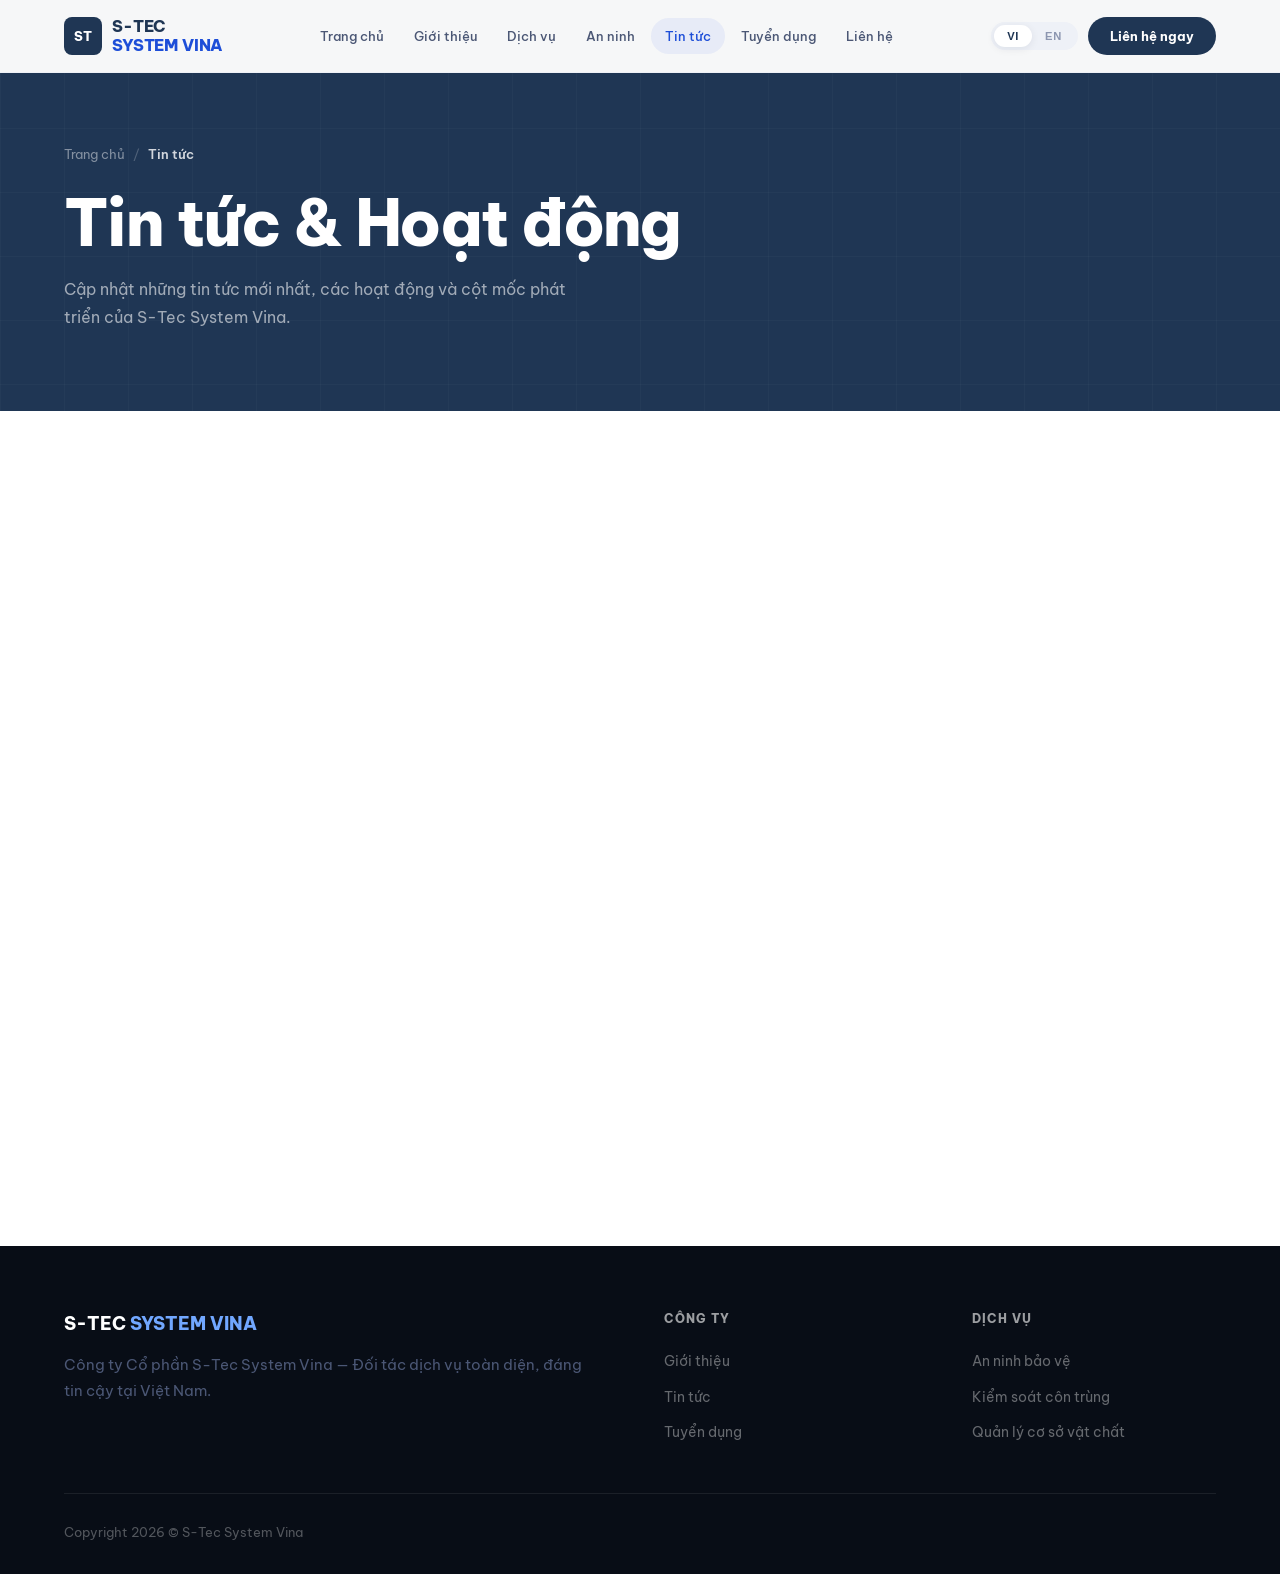
<file: news.html>
<!DOCTYPE html>
<html lang="vi">

<head>
  <meta charset="UTF-8">
  <meta name="viewport" content="width=device-width, initial-scale=1.0">
  <title>Tin tức – S-Tec System Vina</title>
  <link rel="stylesheet" href="styles.css">
  <style>
    .news-layout {
      display: grid;
      grid-template-columns: 1fr 300px;
      gap: 48px;
      align-items: start
    }

    .news-featured {
      display: grid;
      grid-template-columns: 1.4fr 1fr;
      border-radius: var(--r-xl);
      overflow: hidden;
      border: 1px solid var(--gray-100);
      margin-bottom: 48px;
      background: var(--white);
      transition: var(--t);
      text-decoration: none;
      color: inherit
    }

    .news-featured:hover {
      box-shadow: var(--shadow-lg);
      transform: translateY(-3px)
    }

    .nf-image {
      width: 100%;
      aspect-ratio: 16/10;
      object-fit: cover;
      display: block
    }

    .nf-placeholder {
      width: 100%;
      aspect-ratio: 16/10;
      background: linear-gradient(145deg, var(--navy), var(--navy-light));
      display: flex;
      align-items: center;
      justify-content: center;
      font-size: 3rem;
      color: rgba(255, 255, 255, .15)
    }

    .nf-body {
      padding: 40px 44px;
      display: flex;
      flex-direction: column;
      justify-content: center
    }

    .news-tag {
      font-size: .7rem;
      font-weight: 700;
      text-transform: uppercase;
      letter-spacing: .1em;
      color: var(--blue);
      margin-bottom: 14px
    }

    .nf-body h2 {
      font-size: 1.5rem;
      line-height: 1.3;
      color: var(--navy);
      margin-bottom: 12px
    }

    .nf-body p {
      font-size: .9rem;
      line-height: 1.75
    }

    .nf-meta {
      display: flex;
      gap: 12px;
      font-size: .78rem;
      color: var(--gray-400);
      margin-top: 16px
    }

    .read-link {
      display: inline-flex;
      align-items: center;
      gap: 6px;
      font-size: .85rem;
      font-weight: 700;
      color: var(--blue);
      transition: var(--t);
      margin-top: 16px
    }

    .read-link:hover {
      gap: 10px
    }

    .news-grid {
      display: grid;
      grid-template-columns: repeat(3, 1fr);
      gap: 24px
    }

    .news-card {
      background: var(--white);
      border-radius: var(--r-lg);
      border: 1px solid var(--gray-100);
      overflow: hidden;
      transition: var(--t);
      display: flex;
      flex-direction: column;
      text-decoration: none;
      color: inherit
    }

    .news-card:hover {
      box-shadow: var(--shadow-lg);
      transform: translateY(-4px);
      border-color: transparent
    }

    .nc-image {
      width: 100%;
      aspect-ratio: 16/9;
      object-fit: cover;
      display: block
    }

    .nc-placeholder {
      width: 100%;
      aspect-ratio: 16/9;
      background: linear-gradient(145deg, var(--navy), var(--navy-light));
      display: flex;
      align-items: center;
      justify-content: center;
      font-size: 2rem;
      color: rgba(255, 255, 255, .15)
    }

    .nc-body {
      padding: 22px 24px 24px;
      display: flex;
      flex-direction: column;
      flex: 1
    }

    .nc-meta {
      display: flex;
      align-items: center;
      gap: 10px;
      margin-bottom: 12px
    }

    .nc-date {
      font-size: .72rem;
      font-weight: 700;
      color: var(--gray-400);
      text-transform: uppercase;
      letter-spacing: .05em
    }

    .nc-dot {
      width: 3px;
      height: 3px;
      border-radius: 50%;
      background: var(--gray-200)
    }

    .nc-cat {
      font-size: .7rem;
      font-weight: 700;
      text-transform: uppercase;
      letter-spacing: .07em;
      color: var(--blue)
    }

    .nc-body h4 {
      font-size: .9375rem;
      line-height: 1.45;
      color: var(--navy);
      margin-bottom: 10px
    }

    .nc-body p {
      font-size: .84rem;
      line-height: 1.65;
      flex: 1
    }

    .nc-link {
      display: inline-flex;
      align-items: center;
      gap: 5px;
      margin-top: 16px;
      font-size: .8rem;
      font-weight: 700;
      color: var(--blue);
      transition: var(--t)
    }

    .nc-link:hover {
      gap: 9px
    }

    .sidebar-card {
      background: var(--white);
      border: 1px solid var(--gray-100);
      border-radius: var(--r-lg);
      padding: 28px;
      margin-bottom: 24px
    }

    .sidebar-card h5 {
      font-size: .72rem;
      font-weight: 800;
      text-transform: uppercase;
      letter-spacing: .1em;
      color: var(--gray-400);
      margin-bottom: 20px
    }

    .sidebar-article {
      display: flex;
      gap: 12px;
      padding: 12px 0;
      border-bottom: 1px solid var(--gray-100);
      text-decoration: none;
      transition: var(--t)
    }

    .sidebar-article:last-child {
      border-bottom: none;
      padding-bottom: 0
    }

    .sidebar-article:hover .sa-title {
      color: var(--blue)
    }

    .sa-date {
      font-size: .7rem;
      font-weight: 700;
      color: var(--white);
      background: var(--navy);
      border-radius: var(--r-sm);
      padding: 6px 9px;
      text-align: center;
      flex-shrink: 0;
      line-height: 1.3
    }

    .sa-title {
      font-size: .84rem;
      font-weight: 600;
      color: var(--navy);
      line-height: 1.4;
      transition: var(--t)
    }

    .tag-cloud {
      display: flex;
      flex-wrap: wrap;
      gap: 8px
    }

    .tag-pill {
      font-size: .75rem;
      font-weight: 600;
      padding: 6px 14px;
      border-radius: var(--r-full);
      background: var(--off-white);
      color: var(--gray-600);
      border: 1px solid var(--gray-100);
      transition: var(--t);
      cursor: pointer
    }

    .tag-pill:hover {
      background: var(--navy);
      color: var(--white);
      border-color: var(--navy)
    }

    .pagination {
      display: flex;
      align-items: center;
      gap: 6px;
      margin-top: 48px;
      flex-wrap: wrap
    }

    .page-btn {
      width: 38px;
      height: 38px;
      border-radius: var(--r-md);
      border: 1.5px solid var(--gray-200);
      background: var(--white);
      font-family: inherit;
      font-size: .85rem;
      font-weight: 600;
      color: var(--gray-600);
      cursor: pointer;
      display: flex;
      align-items: center;
      justify-content: center;
      transition: var(--t)
    }

    .page-btn:hover,
    .page-btn.active {
      background: var(--navy);
      color: var(--white);
      border-color: var(--navy)
    }

    .page-btn:disabled {
      opacity: .35;
      cursor: not-allowed
    }

    /* Skeleton */
    .skel-grid {
      display: grid;
      grid-template-columns: repeat(3, 1fr);
      gap: 24px
    }

    .skel-card {
      border-radius: var(--r-lg);
      overflow: hidden;
      border: 1px solid var(--gray-100)
    }

    .skel-img,
    .skel-line {
      background: linear-gradient(90deg, var(--gray-100) 25%, var(--gray-200) 50%, var(--gray-100) 75%);
      background-size: 200% 100%;
      animation: shimmer 1.4s infinite
    }

    .skel-img {
      width: 100%;
      aspect-ratio: 16/9
    }

    .skel-body {
      padding: 20px
    }

    .skel-line {
      height: 11px;
      border-radius: 4px;
      margin-bottom: 10px
    }

    .skel-line.s {
      width: 55%
    }

    @keyframes shimmer {
      0% {
        background-position: 200% 0
      }

      100% {
        background-position: -200% 0
      }
    }

    .state-box {
      text-align: center;
      padding: 64px 24px;
      color: var(--gray-400)
    }

    .state-box .icon {
      font-size: 3rem;
      margin-bottom: 16px
    }

    @media(max-width:1024px) {
      .news-layout {
        grid-template-columns: 1fr
      }

      .news-grid {
        grid-template-columns: 1fr 1fr
      }

      .news-featured {
        grid-template-columns: 1fr
      }

      .nf-image {
        aspect-ratio: 16/7
      }
    }

    @media(max-width:640px) {
      .news-grid {
        grid-template-columns: 1fr
      }

      .nf-body {
        padding: 28px
      }

      .nf-body h2 {
        font-size: 1.2rem
      }
    }
  </style>
</head>

<body>

  <nav class="navbar" id="navbar">
    <div class="container">
      <div class="navbar-inner">
        <a href="index.html" class="logo">
          <div
            style="width:38px;height:38px;background:var(--navy);border-radius:8px;display:flex;align-items:center;justify-content:center;color:white;font-weight:800;font-size:.8rem;flex-shrink:0">
            ST</div>
          <div class="logo-text">S-TEC<br><span>SYSTEM VINA</span></div>
        </a>
        <nav class="nav-links">
          <a href="index.html" data-vi="Trang chủ" data-en="Home">Trang chủ</a>
          <a href="about.html" data-vi="Giới thiệu" data-en="About">Giới thiệu</a>
          <a href="index.html#services" data-vi="Dịch vụ" data-en="Services">Dịch vụ</a>
          <a href="security.html" data-vi="An ninh" data-en="Security">An ninh</a>
          <a href="news.html" class="active" data-vi="Tin tức" data-en="News">Tin tức</a>
          <a href="careers.html" data-vi="Tuyển dụng" data-en="Careers">Tuyển dụng</a>
          <a href="index.html#contact" data-vi="Liên hệ" data-en="Contact">Liên hệ</a>
        </nav>
        <div class="nav-right">
          <div class="lang-toggle">
            <button class="lang-btn active" onclick="setLang('vi')">VI</button>
            <button class="lang-btn" onclick="setLang('en')">EN</button>
          </div>
          <a href="index.html#contact" class="nav-links nav-cta btn" data-vi="Liên hệ ngay" data-en="Contact Us">Liên hệ
            ngay</a>
        </div>
        <div class="hamburger" id="hamburger" onclick="toggleMenu()"><span></span><span></span><span></span></div>
      </div>
    </div>
  </nav>
  <div class="mobile-nav" id="mobileNav">
    <a href="index.html" data-vi="Trang chủ" data-en="Home">Trang chủ</a>
    <a href="about.html" data-vi="Giới thiệu" data-en="About">Giới thiệu</a>
    <a href="index.html#services" data-vi="Dịch vụ" data-en="Services">Dịch vụ</a>
    <a href="security.html" data-vi="An ninh" data-en="Security">An ninh</a>
    <a href="news.html" class="active" data-vi="Tin tức" data-en="News">Tin tức</a>
    <a href="careers.html" data-vi="Tuyển dụng" data-en="Careers">Tuyển dụng</a>
    <a href="index.html#contact" data-vi="Liên hệ" data-en="Contact">Liên hệ</a>
    <div class="mobile-lang">
      <button class="lang-btn active" onclick="setLang('vi')">VI</button>
      <button class="lang-btn" onclick="setLang('en')">EN</button>
    </div>
  </div>

  <section class="page-hero">
    <div class="container">
      <div class="breadcrumb">
        <a href="index.html" data-vi="Trang chủ" data-en="Home">Trang chủ</a>
        <span class="bc-sep">/</span>
        <span class="bc-cur" data-vi="Tin tức" data-en="News">Tin tức</span>
      </div>
      <h1 data-vi="Tin tức & Hoạt động" data-en="News & Updates">Tin tức & Hoạt động</h1>
      <p data-vi="Cập nhật những tin tức mới nhất, các hoạt động và cột mốc phát triển của S-Tec System Vina."
        data-en="Stay up to date with the latest news and milestones from S-Tec System Vina.">Cập nhật những tin tức mới
        nhất, các hoạt động và cột mốc phát triển của S-Tec System Vina.</p>
    </div>
  </section>

  <section>
    <div class="container">
      <div class="news-layout">
        <div>
          <div id="featured-wrap" class="fade-up"></div>
          <div id="grid-wrap" class="fade-up"></div>
          <div id="pagination" class="pagination fade-up"></div>
        </div>
        <aside>
          <div class="sidebar-card fade-up">
            <h5 data-vi="Bài viết gần đây" data-en="Recent Articles">Bài viết gần đây</h5>
            <div id="sidebar-recent">
              <p style="font-size:.84rem;color:var(--gray-400)">Đang tải…</p>
            </div>
          </div>
          <div class="sidebar-card fade-up">
            <h5 data-vi="Chủ đề" data-en="Topics">Chủ đề</h5>
            <div class="tag-cloud">
              <span class="tag-pill" data-vi="An ninh" data-en="Security">An ninh</span>
              <span class="tag-pill" data-vi="Hợp tác" data-en="Partnership">Hợp tác</span>
              <span class="tag-pill" data-vi="Công nghệ" data-en="Technology">Công nghệ</span>
              <span class="tag-pill" data-vi="Phòng cháy" data-en="Fire Safety">Phòng cháy</span>
              <span class="tag-pill">MB Bank</span>
              <span class="tag-pill">G-Group</span>
              <span class="tag-pill" data-vi="CSR" data-en="CSR">CSR</span>
              <span class="tag-pill" data-vi="Tăng trưởng" data-en="Growth">Tăng trưởng</span>
            </div>
          </div>
          <div class="sidebar-card fade-up" style="background:var(--navy);border-color:transparent">
            <h5 style="color:rgba(255,255,255,.45)" data-vi="Liên hệ với chúng tôi" data-en="Get in Touch">Liên hệ với
              chúng tôi</h5>
            <p style="color:rgba(255,255,255,.6);font-size:.875rem;margin-bottom:20px"
              data-vi="Bạn có nhu cầu sử dụng dịch vụ? Hãy để chúng tôi tư vấn ngay."
              data-en="Need our services? Let us advise you today.">Bạn có nhu cầu sử dụng dịch vụ? Hãy để chúng tôi tư
              vấn ngay.</p>
            <a href="index.html#contact" class="btn btn-primary"
              style="width:100%;justify-content:center;font-size:.875rem" data-vi="Liên hệ ngay →"
              data-en="Contact Us →">Liên hệ ngay →</a>
          </div>
        </aside>
      </div>
    </div>
  </section>

  <footer>
    <div class="container">
      <div class="footer-grid">
        <div class="footer-brand">
          <span class="footer-logo-text">S-TEC <span>SYSTEM VINA</span></span>
          <p data-vi="Công ty Cổ phần S-Tec System Vina — Đối tác dịch vụ toàn diện, đáng tin cậy tại Việt Nam."
            data-en="S-Tec System Vina JSC — Your trusted, comprehensive service partner in Vietnam.">Công ty Cổ phần
            S-Tec System Vina — Đối tác dịch vụ toàn diện, đáng tin cậy tại Việt Nam.</p>
        </div>
        <div class="footer-col">
          <h5 data-vi="Công ty" data-en="Company">Công ty</h5>
          <ul>
            <li><a href="about.html" data-vi="Giới thiệu" data-en="About Us">Giới thiệu</a></li>
            <li><a href="news.html" data-vi="Tin tức" data-en="News">Tin tức</a></li>
            <li><a href="careers.html" data-vi="Tuyển dụng" data-en="Careers">Tuyển dụng</a></li>
          </ul>
        </div>
        <div class="footer-col">
          <h5 data-vi="Dịch vụ" data-en="Services">Dịch vụ</h5>
          <ul>
            <li><a href="security.html" data-vi="An ninh bảo vệ" data-en="Security">An ninh bảo vệ</a></li>
            <li><a href="#" data-vi="Kiểm soát côn trùng" data-en="Pest Control">Kiểm soát côn trùng</a></li>
            <li><a href="#" data-vi="Quản lý cơ sở vật chất" data-en="Facility Management">Quản lý cơ sở vật chất</a>
            </li>
          </ul>
        </div>
      </div>
      <div class="footer-divider"></div>
      <div class="footer-bottom">
        <span>Copyright 2026 © S-Tec System Vina</span>
      </div>
    </div>
  </footer>

  <script src="wp-api.js"></script>
  <script>
    let currentLang = localStorage.getItem('stec-lang') || 'vi';
    function setLang(lang) {
      currentLang = lang; localStorage.setItem('stec-lang', lang);
      document.querySelectorAll('[data-vi]').forEach(el => el.textContent = el.dataset[lang] || el.dataset.vi);
      document.querySelectorAll('.lang-btn').forEach(b => b.classList.remove('active'));
      document.querySelectorAll('.lang-btn').forEach(b => { if ((b.textContent === 'VI' && lang === 'vi') || (b.textContent === 'EN' && lang === 'en')) b.classList.add('active'); });
      document.documentElement.lang = lang === 'vi' ? 'vi' : 'en';
    }
    setLang(currentLang);
    window.addEventListener('scroll', () => document.getElementById('navbar').classList.toggle('scrolled', window.scrollY > 20));
    function toggleMenu() { document.getElementById('mobileNav').classList.toggle('open'); }
    document.querySelectorAll('.mobile-nav a').forEach(l => l.addEventListener('click', () => document.getElementById('mobileNav').classList.remove('open')));
    new IntersectionObserver(es => es.forEach(e => { if (e.isIntersecting) e.target.classList.add('visible'); }), { threshold: .08 }).observe(document.querySelector('.fade-up'));

    // ─────────────────────────────────────────────
    let catId = null, curPage = 1, totPages = 1;
    const vi = x => currentLang === 'vi' ? x.vi : x.en;

    const skeleton = n => `<div class="skel-grid">${Array(n).fill(`
    <div class="skel-card"><div class="skel-img"></div>
    <div class="skel-body"><div class="skel-line s"></div><div class="skel-line"></div><div class="skel-line"></div></div></div>`).join('')}</div>`;

    function renderFeatured(p) {
      const img = STEC_WP.getFeaturedImage(p, 'large');
      return `<a href="${p.link}" target="_blank" class="news-featured">
      ${img ? `<img class="nf-image" src="${img}" alt="" onerror="this.style.display='none';this.nextElementSibling.style.display='flex'">` : ''}
      <div class="nf-placeholder" ${img ? 'style="display:none"' : ''}>📰</div>
      <div class="nf-body">
        <div class="news-tag">★ ${vi({ vi: 'Nổi bật · Tin tức', en: 'Featured · News' })}</div>
        <h2>${p.title.rendered}</h2>
        <p>${STEC_WP.stripHtml(p.excerpt.rendered).slice(0, 200)}…</p>
        <div class="nf-meta"><span class="nf-date">${STEC_WP.formatDate(p.date)}</span><span>·</span><span>S-Tec System Vina</span></div>
        <span class="read-link">${vi({ vi: 'Đọc bài viết →', en: 'Read Article →' })}</span>
      </div></a>`;
    }

    function renderCard(p) {
      const img = STEC_WP.getFeaturedImage(p, 'medium_large');
      return `<a href="${p.link}" target="_blank" class="news-card">
      ${img ? `<img class="nc-image" src="${img}" alt="" onerror="this.style.display='none';this.nextElementSibling.style.display='flex'">` : ''}
      <div class="nc-placeholder" ${img ? 'style="display:none"' : ''}>📰</div>
      <div class="nc-body">
        <div class="nc-meta"><span class="nc-date">${STEC_WP.formatDate(p.date)}</span><span class="nc-dot"></span><span class="nc-cat">${vi({ vi: 'Tin tức', en: 'News' })}</span></div>
        <h4>${p.title.rendered}</h4>
        <p>${STEC_WP.stripHtml(p.excerpt.rendered).slice(0, 120)}…</p>
        <span class="nc-link">${vi({ vi: 'Đọc thêm →', en: 'Read More →' })}</span>
      </div></a>`;
    }

    function renderSidebar(posts) {
      document.getElementById('sidebar-recent').innerHTML = posts.slice(0, 5).map(p => {
        const { day, month } = STEC_WP.formatDateShort(p.date);
        return `<a href="${p.link}" target="_blank" class="sidebar-article">
        <div class="sa-date">${day}<br>${month}</div>
        <div class="sa-title">${p.title.rendered}</div></a>`;
      }).join('');
    }

    function renderPagination() {
      const el = document.getElementById('pagination');
      if (totPages <= 1) { el.innerHTML = ''; return; }
      let h = `<button class="page-btn" onclick="loadPage(${curPage - 1})" ${curPage === 1 ? 'disabled' : ''}>‹</button>`;
      for (let i = 1; i <= totPages; i++) h += `<button class="page-btn ${i === curPage ? 'active' : ''}" onclick="loadPage(${i})">${i}</button>`;
      h += `<button class="page-btn" onclick="loadPage(${curPage + 1})" ${curPage === totPages ? 'disabled' : ''}>›</button>`;
      el.innerHTML = h;
    }

    async function loadPage(page) {
      curPage = page;
      document.getElementById('grid-wrap').innerHTML = skeleton(6);
      document.getElementById('featured-wrap').innerHTML = '';
      try {
        const { posts, totalPages: tp } = await STEC_WP.getPosts(catId, page, 7);
        totPages = tp;
        if (!posts.length) {
          document.getElementById('grid-wrap').innerHTML = `<div class="state-box"><div class="icon">📭</div><p>${vi({ vi: 'Chưa có bài viết nào.', en: 'No posts yet.' })}</p></div>`;
        } else {
          const [first, ...rest] = posts;
          document.getElementById('featured-wrap').innerHTML = renderFeatured(first);
          document.getElementById('grid-wrap').innerHTML = rest.length ? `<div class="news-grid">${rest.map(renderCard).join('')}</div>` : '';
          renderSidebar(posts);
        }
        renderPagination();
        if (page > 1) window.scrollTo({ top: 0, behavior: 'smooth' });
      } catch {
        document.getElementById('grid-wrap').innerHTML = `<div class="state-box"><div class="icon">⚠️</div><p>${vi({ vi: 'Không thể tải bài viết. Vui lòng thử lại.', en: 'Could not load posts. Please try again.' })}</p></div>`;
      }
    }

    async function init() {
      document.getElementById('grid-wrap').innerHTML = skeleton(6);
      try {
        const cat = await STEC_WP.getCategoryBySlug(STEC_WP.categories.news);
        catId = cat.id;
        await loadPage(1);
      } catch {
        document.getElementById('grid-wrap').innerHTML = `<div class="state-box"><div class="icon">⚠️</div><p>Không thể kết nối WordPress API.</p></div>`;
      }
    }
    init();
  </script>
</body>

</html>
</file>
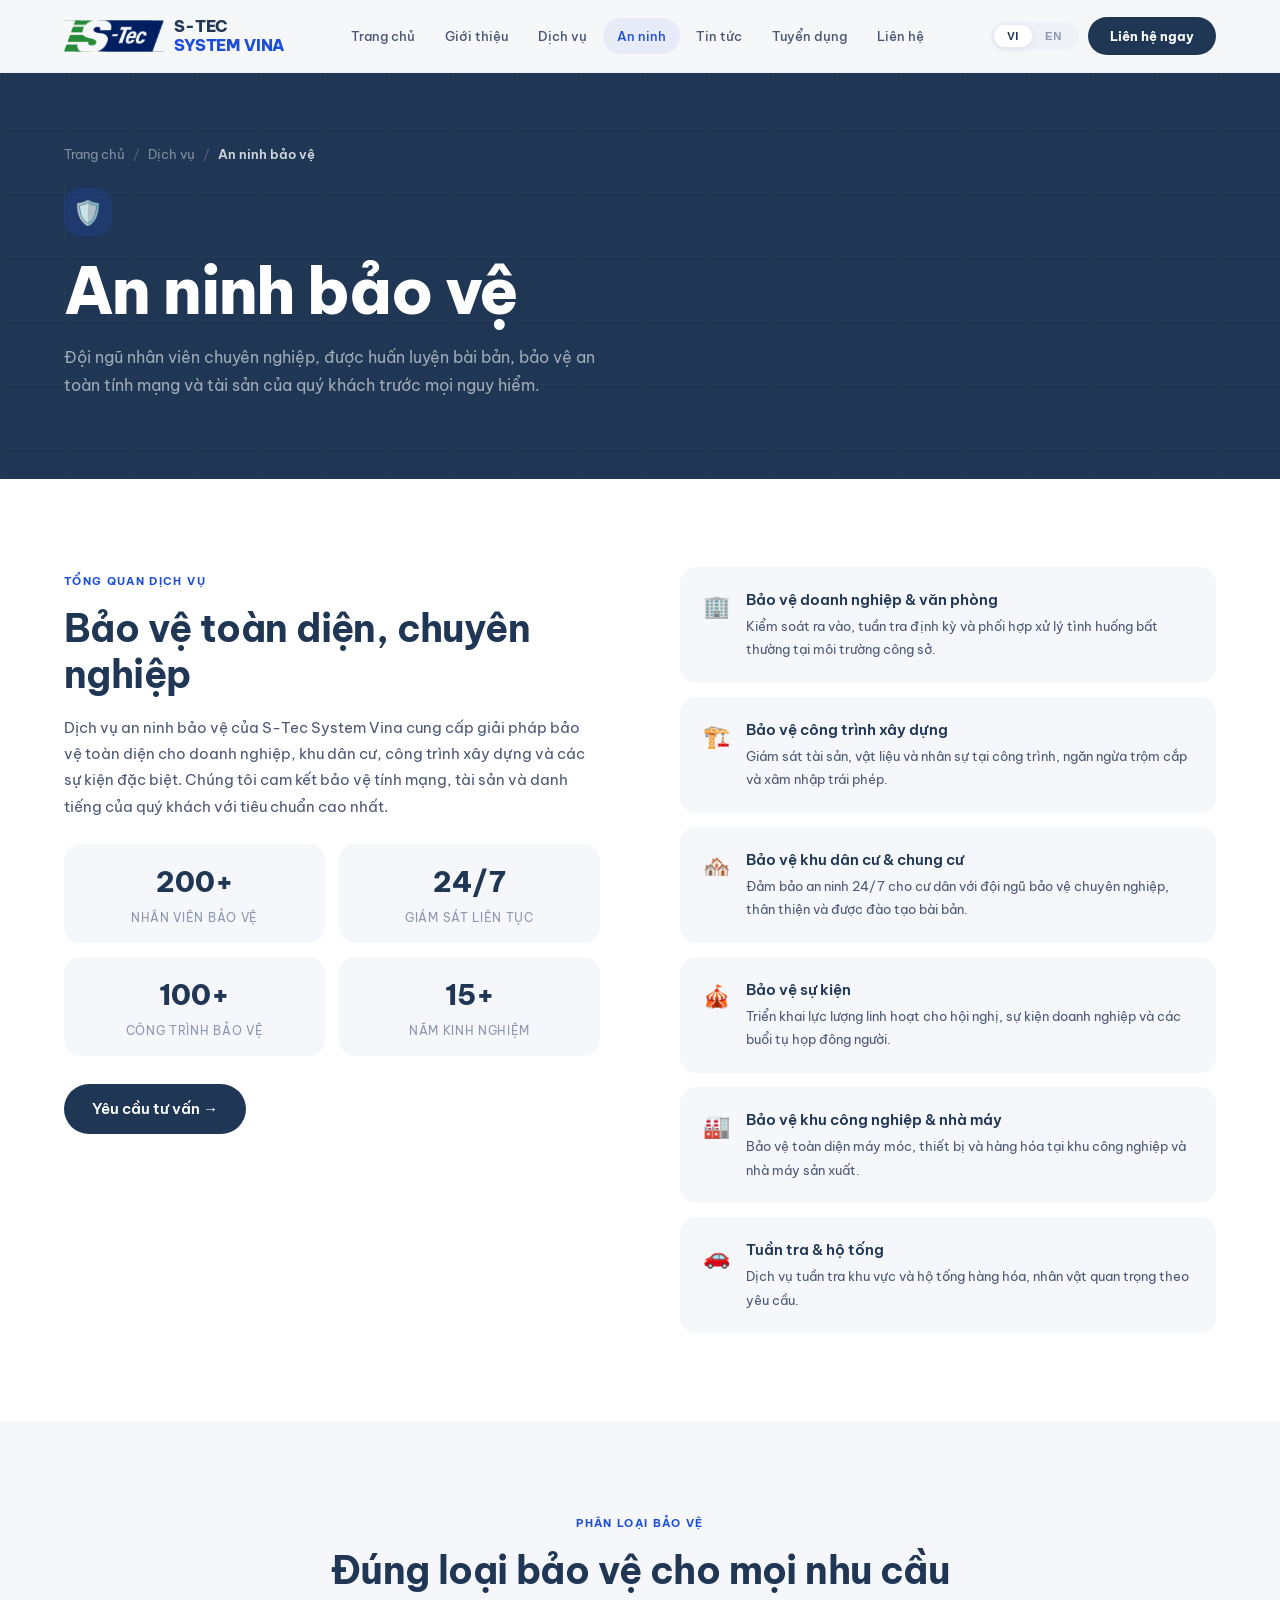
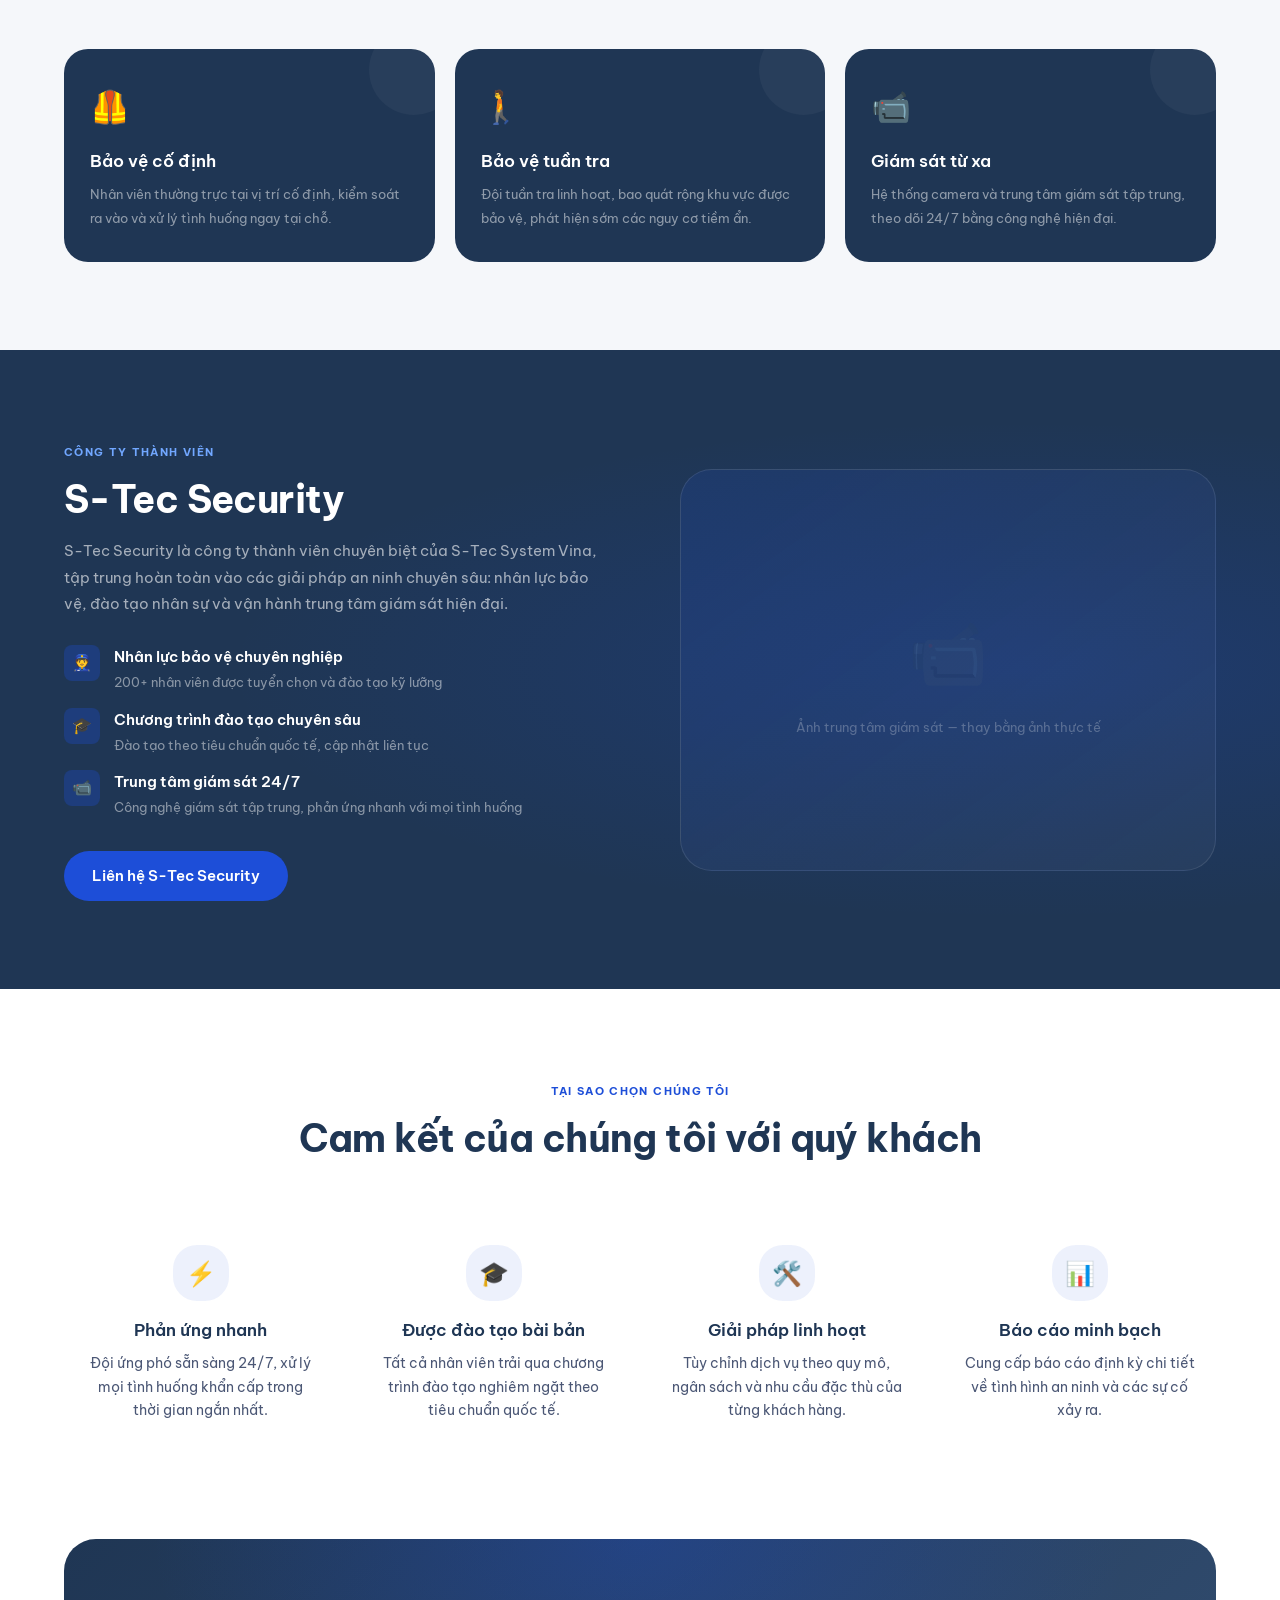
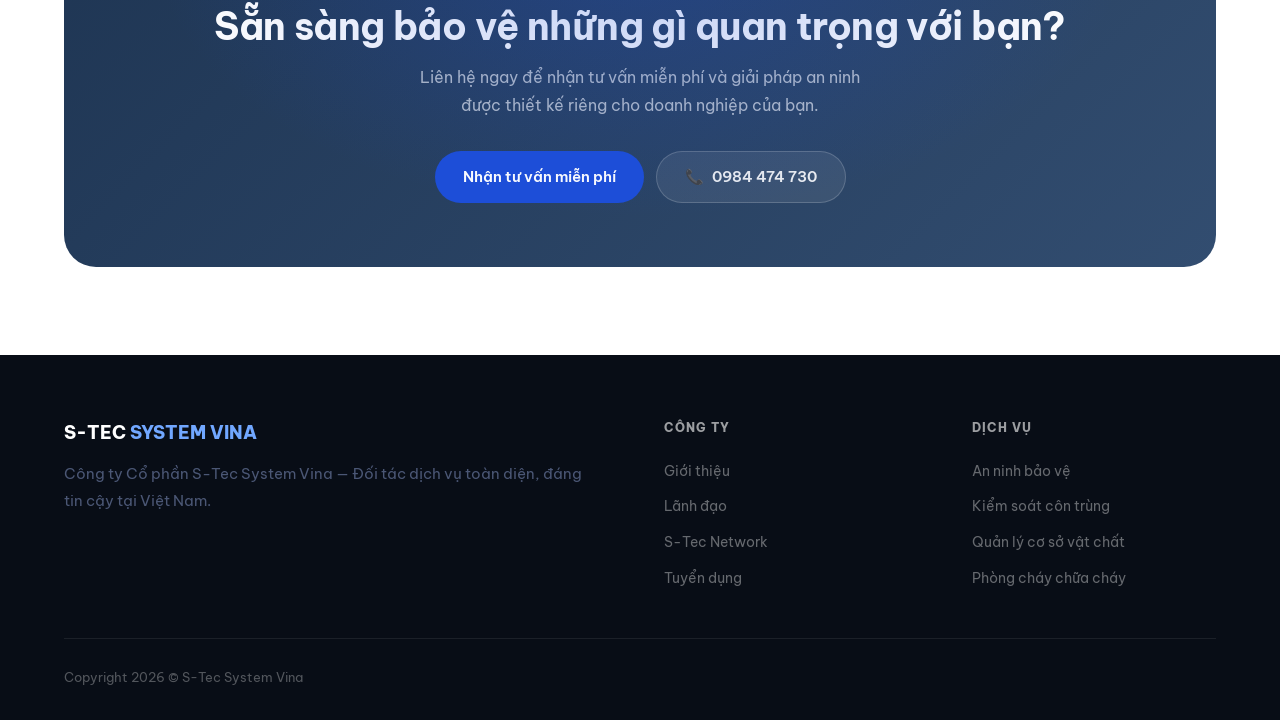
<file: security.html>
<!DOCTYPE html>
<html lang="vi">

<head>
  <meta charset="UTF-8">
  <meta name="viewport" content="width=device-width, initial-scale=1.0">
  <title>An ninh dân sự – S-Tec System Vina</title>
  <link rel="stylesheet" href="styles.css">
</head>

<body>

  <!-- ── NAVBAR ─────────────────────────────── -->
  <nav class="navbar" id="navbar">
    <div class="container">
      <div class="navbar-inner">
        <a href="index.html" class="logo">
          <div>
            <img src="/Logo.svg" alt="S-Tec System Vina Logo" style="width: 100px; height: 50px">
          </div>
          <div class="logo-text">S-TEC<br><span>SYSTEM VINA</span></div>
        </a>
        <nav class="nav-links">
          <a href="index.html" data-vi="Trang chủ" data-en="Home">Trang chủ</a>
          <a href="about.html" data-vi="Giới thiệu" data-en="About">Giới thiệu</a>
          <a href="index.html#services" data-vi="Dịch vụ" data-en="Services">Dịch vụ</a>
          <a href="security.html" class="active" data-vi="An ninh" data-en="Security">An ninh</a>
          <a href="news.html" data-vi="Tin tức" data-en="News">Tin tức</a>
          <a href="careers.html" data-vi="Tuyển dụng" data-en="Careers">Tuyển dụng</a>
          <a href="index.html#contact" data-vi="Liên hệ" data-en="Contact">Liên hệ</a>
        </nav>
        <div class="nav-right">
          <div class="lang-toggle">
            <button class="lang-btn active" onclick="setLang('vi')">VI</button>
            <button class="lang-btn" onclick="setLang('en')">EN</button>
          </div>
          <a href="index.html#contact" class="nav-links nav-cta btn" data-vi="Liên hệ ngay" data-en="Contact Us">Liên hệ
            ngay</a>
        </div>
        <div class="hamburger" id="hamburger" onclick="toggleMenu()">
          <span></span><span></span><span></span>
        </div>
      </div>
    </div>
  </nav>

  <div class="mobile-nav" id="mobileNav">
    <a href="index.html" data-vi="Trang chủ" data-en="Home">Trang chủ</a>
    <a href="about.html" data-vi="Giới thiệu công ty" data-en="About Us">Giới thiệu công ty</a>
    <a href="index.html#services" data-vi="Dịch vụ" data-en="Services">Dịch vụ</a>
    <a href="security.html" data-vi="An ninh dân sự" data-en="Civil Security">An ninh dân sự</a>
    <a href="index.html#contact" data-vi="Liên hệ" data-en="Contact">Liên hệ</a>
    <div class="mobile-lang">
      <button class="lang-btn active" onclick="setLang('vi')">VI</button>
      <button class="lang-btn" onclick="setLang('en')">EN</button>
    </div>
  </div>

  <!-- ── PAGE HERO ─────────────────────────────── -->
  <section class="page-hero">
    <div class="container">
      <div class="breadcrumb">
        <a href="index.html" data-vi="Trang chủ" data-en="Home">Trang chủ</a>
        <span class="bc-sep">/</span>
        <a href="index.html#services" data-vi="Dịch vụ" data-en="Services">Dịch vụ</a>
        <span class="bc-sep">/</span>
        <span class="bc-cur" data-vi="An ninh bảo vệ" data-en="Security Services">An ninh bảo vệ</span>
      </div>
      <div style="display:inline-flex;align-items:center;gap:8px;margin-bottom:20px">
        <div
          style="width:48px;height:48px;background:rgba(29,78,216,.2);border-radius:var(--r-md);display:flex;align-items:center;justify-content:center;font-size:24px">
          🛡️</div>
      </div>
      <h1 data-vi="An ninh bảo vệ" data-en="Security Services">An ninh bảo vệ</h1>
      <p data-vi="Đội ngũ nhân viên chuyên nghiệp, được huấn luyện bài bản, bảo vệ an toàn tính mạng và tài sản của quý khách trước mọi nguy hiểm."
        data-en="Professional, rigorously trained personnel safeguarding your life and assets from every threat.">
        Đội ngũ nhân viên chuyên nghiệp, được huấn luyện bài bản, bảo vệ an toàn tính mạng và tài sản của quý khách
        trước mọi nguy hiểm.
      </p>
    </div>
  </section>

  <!-- ── OVERVIEW ───────────────────────────────── -->
  <section>
    <div class="container">
      <div class="overview-grid">
        <div class="fade-up">
          <span class="section-label" data-vi="Tổng quan dịch vụ" data-en="Service Overview">Tổng quan dịch vụ</span>
          <h2 style="margin-bottom:18px" data-vi="Bảo vệ toàn diện, chuyên nghiệp"
            data-en="Comprehensive, Professional Protection">Bảo vệ toàn diện, chuyên nghiệp</h2>
          <p style="margin-bottom:24px"
            data-vi="Dịch vụ an ninh bảo vệ của S-Tec System Vina cung cấp giải pháp bảo vệ toàn diện cho doanh nghiệp, khu dân cư, công trình xây dựng và các sự kiện đặc biệt. Chúng tôi cam kết bảo vệ tính mạng, tài sản và danh tiếng của quý khách với tiêu chuẩn cao nhất."
            data-en="S-Tec System Vina's security services provide comprehensive protection for businesses, residential areas, construction sites, and special events. We are committed to safeguarding the life, assets, and reputation of our clients to the highest standards.">
            Dịch vụ an ninh bảo vệ của S-Tec System Vina cung cấp giải pháp bảo vệ toàn diện cho doanh nghiệp, khu dân
            cư, công trình xây dựng và các sự kiện đặc biệt. Chúng tôi cam kết bảo vệ tính mạng, tài sản và danh tiếng
            của quý khách với tiêu chuẩn cao nhất.
          </p>

          <div style="display:grid;grid-template-columns:1fr 1fr;gap:14px;margin-bottom:28px">
            <div style="padding:16px 18px;background:var(--off-white);border-radius:var(--r-md);text-align:center">
              <div style="font-size:1.75rem;font-weight:800;color:var(--navy)">200+</div>
              <div
                style="font-size:.72rem;text-transform:uppercase;letter-spacing:.06em;color:var(--gray-400);margin-top:4px"
                data-vi="Nhân viên bảo vệ" data-en="Security Officers">Nhân viên bảo vệ</div>
            </div>
            <div style="padding:16px 18px;background:var(--off-white);border-radius:var(--r-md);text-align:center">
              <div style="font-size:1.75rem;font-weight:800;color:var(--navy)">24/7</div>
              <div
                style="font-size:.72rem;text-transform:uppercase;letter-spacing:.06em;color:var(--gray-400);margin-top:4px"
                data-vi="Giám sát liên tục" data-en="Continuous Monitoring">Giám sát liên tục</div>
            </div>
            <div style="padding:16px 18px;background:var(--off-white);border-radius:var(--r-md);text-align:center">
              <div style="font-size:1.75rem;font-weight:800;color:var(--navy)">100+</div>
              <div
                style="font-size:.72rem;text-transform:uppercase;letter-spacing:.06em;color:var(--gray-400);margin-top:4px"
                data-vi="Công trình bảo vệ" data-en="Protected Sites">Công trình bảo vệ</div>
            </div>
            <div style="padding:16px 18px;background:var(--off-white);border-radius:var(--r-md);text-align:center">
              <div style="font-size:1.75rem;font-weight:800;color:var(--navy)">15+</div>
              <div
                style="font-size:.72rem;text-transform:uppercase;letter-spacing:.06em;color:var(--gray-400);margin-top:4px"
                data-vi="Năm kinh nghiệm" data-en="Years Experience">Năm kinh nghiệm</div>
            </div>
          </div>

          <a href="index.html#contact" class="btn btn-dark" data-vi="Yêu cầu tư vấn →"
            data-en="Request Consultation →">Yêu cầu tư vấn →</a>
        </div>

        <div class="service-features fade-up">
          <div class="sf-item">
            <div class="sf-icon">🏢</div>
            <div>
              <h4 data-vi="Bảo vệ doanh nghiệp & văn phòng" data-en="Corporate & Office Security">Bảo vệ doanh nghiệp &
                văn phòng</h4>
              <p data-vi="Kiểm soát ra vào, tuần tra định kỳ và phối hợp xử lý tình huống bất thường tại môi trường công sở."
                data-en="Access control, regular patrols, and coordinated response to incidents in corporate environments.">
                Kiểm soát ra vào, tuần tra định kỳ và phối hợp xử lý tình huống bất thường tại môi trường công sở.</p>
            </div>
          </div>
          <div class="sf-item">
            <div class="sf-icon">🏗️</div>
            <div>
              <h4 data-vi="Bảo vệ công trình xây dựng" data-en="Construction Site Security">Bảo vệ công trình xây dựng
              </h4>
              <p data-vi="Giám sát tài sản, vật liệu và nhân sự tại công trình, ngăn ngừa trộm cắp và xâm nhập trái phép."
                data-en="Monitoring assets, materials, and personnel on-site, preventing theft and unauthorised access.">
                Giám sát tài sản, vật liệu và nhân sự tại công trình, ngăn ngừa trộm cắp và xâm nhập trái phép.</p>
            </div>
          </div>
          <div class="sf-item">
            <div class="sf-icon">🏘️</div>
            <div>
              <h4 data-vi="Bảo vệ khu dân cư & chung cư" data-en="Residential & Apartment Security">Bảo vệ khu dân cư &
                chung cư</h4>
              <p data-vi="Đảm bảo an ninh 24/7 cho cư dân với đội ngũ bảo vệ chuyên nghiệp, thân thiện và được đào tạo bài bản."
                data-en="Ensuring 24/7 security for residents with professional, friendly, and well-trained security staff.">
                Đảm bảo an ninh 24/7 cho cư dân với đội ngũ bảo vệ chuyên nghiệp, thân thiện và được đào tạo bài bản.
              </p>
            </div>
          </div>
          <div class="sf-item">
            <div class="sf-icon">🎪</div>
            <div>
              <h4 data-vi="Bảo vệ sự kiện" data-en="Event Security">Bảo vệ sự kiện</h4>
              <p data-vi="Triển khai lực lượng linh hoạt cho hội nghị, sự kiện doanh nghiệp và các buổi tụ họp đông người."
                data-en="Flexible deployment for conferences, corporate events, and large public gatherings.">Triển khai
                lực lượng linh hoạt cho hội nghị, sự kiện doanh nghiệp và các buổi tụ họp đông người.</p>
            </div>
          </div>
          <div class="sf-item">
            <div class="sf-icon">🏭</div>
            <div>
              <h4 data-vi="Bảo vệ khu công nghiệp & nhà máy" data-en="Industrial & Factory Security">Bảo vệ khu công
                nghiệp & nhà máy</h4>
              <p data-vi="Bảo vệ toàn diện máy móc, thiết bị và hàng hóa tại khu công nghiệp và nhà máy sản xuất."
                data-en="Comprehensive protection of machinery, equipment, and goods at industrial zones and manufacturing plants.">
                Bảo vệ toàn diện máy móc, thiết bị và hàng hóa tại khu công nghiệp và nhà máy sản xuất.</p>
            </div>
          </div>
          <div class="sf-item">
            <div class="sf-icon">🚗</div>
            <div>
              <h4 data-vi="Tuần tra & hộ tống" data-en="Patrol & Escort Services">Tuần tra & hộ tống</h4>
              <p data-vi="Dịch vụ tuần tra khu vực và hộ tống hàng hóa, nhân vật quan trọng theo yêu cầu."
                data-en="Area patrol services and escort for goods and VIPs as required.">Dịch vụ tuần tra khu vực và hộ
                tống hàng hóa, nhân vật quan trọng theo yêu cầu.</p>
            </div>
          </div>
        </div>
      </div>
    </div>
  </section>

  <!-- ── SECURITY TYPES ─────────────────────────── -->
  <section style="background:var(--off-white)">
    <div class="container">
      <div class="section-header center fade-up">
        <span class="section-label" data-vi="Phân loại bảo vệ" data-en="Security Categories">Phân loại bảo vệ</span>
        <h2 data-vi="Đúng loại bảo vệ cho mọi nhu cầu" data-en="The Right Security for Every Need">Đúng loại bảo vệ cho
          mọi nhu cầu</h2>
      </div>
      <div class="types-grid">
        <div class="type-card fade-up">
          <div class="type-icon">🦺</div>
          <h4 data-vi="Bảo vệ cố định" data-en="Stationary Guard">Bảo vệ cố định</h4>
          <p data-vi="Nhân viên thường trực tại vị trí cố định, kiểm soát ra vào và xử lý tình huống ngay tại chỗ."
            data-en="Permanent staff at fixed positions, controlling access and handling situations on the spot.">Nhân
            viên thường trực tại vị trí cố định, kiểm soát ra vào và xử lý tình huống ngay tại chỗ.</p>
        </div>
        <div class="type-card fade-up">
          <div class="type-icon">🚶</div>
          <h4 data-vi="Bảo vệ tuần tra" data-en="Patrol Guard">Bảo vệ tuần tra</h4>
          <p data-vi="Đội tuần tra linh hoạt, bao quát rộng khu vực được bảo vệ, phát hiện sớm các nguy cơ tiềm ẩn."
            data-en="Flexible patrol teams covering wide areas, detecting potential threats at an early stage.">Đội tuần
            tra linh hoạt, bao quát rộng khu vực được bảo vệ, phát hiện sớm các nguy cơ tiềm ẩn.</p>
        </div>
        <div class="type-card fade-up">
          <div class="type-icon">📹</div>
          <h4 data-vi="Giám sát từ xa" data-en="Remote Monitoring">Giám sát từ xa</h4>
          <p data-vi="Hệ thống camera và trung tâm giám sát tập trung, theo dõi 24/7 bằng công nghệ hiện đại."
            data-en="Camera systems and a centralised monitoring centre operating 24/7 with modern technology.">Hệ thống
            camera và trung tâm giám sát tập trung, theo dõi 24/7 bằng công nghệ hiện đại.</p>
        </div>
      </div>
    </div>
  </section>

  <!-- ── S-TEC SECURITY SUBSIDIARY ────────────────── -->
  <section style="background:var(--navy);position:relative;overflow:hidden">
    <div
      style="position:absolute;inset:0;background:radial-gradient(ellipse at 80% 50%,rgba(29,78,216,.2),transparent 55%)">
    </div>
    <div class="container" style="position:relative;z-index:1">
      <div style="display:grid;grid-template-columns:1fr 1fr;gap:80px;align-items:center">
        <div class="fade-up">
          <span class="section-label" style="color:var(--blue-light)" data-vi="Công ty thành viên"
            data-en="Our Subsidiary">Công ty thành viên</span>
          <h2 style="color:var(--white);margin-bottom:16px">S-Tec Security</h2>
          <p style="color:rgba(255,255,255,.6);margin-bottom:28px"
            data-vi="S-Tec Security là công ty thành viên chuyên biệt của S-Tec System Vina, tập trung hoàn toàn vào các giải pháp an ninh chuyên sâu: nhân lực bảo vệ, đào tạo nhân sự và vận hành trung tâm giám sát hiện đại."
            data-en="S-Tec Security is a dedicated subsidiary of S-Tec System Vina, focused entirely on in-depth security solutions: security manpower, personnel training, and operating a state-of-the-art monitoring centre.">
            S-Tec Security là công ty thành viên chuyên biệt của S-Tec System Vina, tập trung hoàn toàn vào các giải
            pháp an ninh chuyên sâu: nhân lực bảo vệ, đào tạo nhân sự và vận hành trung tâm giám sát hiện đại.
          </p>
          <div style="display:flex;flex-direction:column;gap:14px;margin-bottom:32px">
            <div style="display:flex;gap:14px;align-items:flex-start">
              <div
                style="width:36px;height:36px;background:rgba(29,78,216,.3);border-radius:var(--r-sm);display:flex;align-items:center;justify-content:center;flex-shrink:0;font-size:16px">
                👮</div>
              <div>
                <div style="font-size:.9375rem;font-weight:600;color:var(--white);margin-bottom:3px"
                  data-vi="Nhân lực bảo vệ chuyên nghiệp" data-en="Professional Security Manpower">Nhân lực bảo vệ
                  chuyên nghiệp</div>
                <div style="font-size:.84rem;color:rgba(255,255,255,.48)"
                  data-vi="200+ nhân viên được tuyển chọn và đào tạo kỹ lưỡng"
                  data-en="200+ officers rigorously selected and trained">200+ nhân viên được tuyển chọn và đào tạo kỹ
                  lưỡng</div>
              </div>
            </div>
            <div style="display:flex;gap:14px;align-items:flex-start">
              <div
                style="width:36px;height:36px;background:rgba(29,78,216,.3);border-radius:var(--r-sm);display:flex;align-items:center;justify-content:center;flex-shrink:0;font-size:16px">
                🎓</div>
              <div>
                <div style="font-size:.9375rem;font-weight:600;color:var(--white);margin-bottom:3px"
                  data-vi="Chương trình đào tạo chuyên sâu" data-en="Specialist Training Programme">Chương trình đào tạo
                  chuyên sâu</div>
                <div style="font-size:.84rem;color:rgba(255,255,255,.48)"
                  data-vi="Đào tạo theo tiêu chuẩn quốc tế, cập nhật liên tục"
                  data-en="Training to international standards, continuously updated">Đào tạo theo tiêu chuẩn quốc tế,
                  cập nhật liên tục</div>
              </div>
            </div>
            <div style="display:flex;gap:14px;align-items:flex-start">
              <div
                style="width:36px;height:36px;background:rgba(29,78,216,.3);border-radius:var(--r-sm);display:flex;align-items:center;justify-content:center;flex-shrink:0;font-size:16px">
                📹</div>
              <div>
                <div style="font-size:.9375rem;font-weight:600;color:var(--white);margin-bottom:3px"
                  data-vi="Trung tâm giám sát 24/7" data-en="24/7 Monitoring Centre">Trung tâm giám sát 24/7</div>
                <div style="font-size:.84rem;color:rgba(255,255,255,.48)"
                  data-vi="Công nghệ giám sát tập trung, phản ứng nhanh với mọi tình huống"
                  data-en="Centralised monitoring technology with rapid response to any situation">Công nghệ giám sát
                  tập trung, phản ứng nhanh với mọi tình huống</div>
              </div>
            </div>
          </div>
          <a href="index.html#contact" class="btn btn-primary" data-vi="Liên hệ S-Tec Security"
            data-en="Contact S-Tec Security">Liên hệ S-Tec Security</a>
        </div>
        <div class="fade-up">
          <!-- Replace with actual monitoring centre image -->
          <div
            style="aspect-ratio:4/3;background:linear-gradient(145deg,rgba(29,78,216,.15),rgba(255,255,255,.04));border:1px solid rgba(255,255,255,.1);border-radius:var(--r-xl);display:flex;flex-direction:column;align-items:center;justify-content:center;gap:12px;color:rgba(255,255,255,.25);font-size:.8rem;text-align:center;padding:32px">
            <div style="font-size:4rem;opacity:.4">📹</div>
            <div data-vi="Ảnh trung tâm giám sát — thay bằng ảnh thực tế"
              data-en="Monitoring centre photo — replace with actual image">Ảnh trung tâm giám sát — thay bằng ảnh thực
              tế</div>
          </div>
        </div>
      </div>
    </div>
  </section>

  <!-- ── WHY CHOOSE US ──────────────────────────── -->
  <section>
    <div class="container">
      <div class="section-header center fade-up">
        <span class="section-label" data-vi="Tại sao chọn chúng tôi" data-en="Why Choose Us">Tại sao chọn chúng
          tôi</span>
        <h2 data-vi="Cam kết của chúng tôi với quý khách" data-en="Our Commitment to You">Cam kết của chúng tôi với quý
          khách</h2>
      </div>
      <div style="display:grid;grid-template-columns:repeat(4,1fr);gap:20px" class="fade-up">
        <div style="text-align:center;padding:28px 20px">
          <div
            style="width:56px;height:56px;background:rgba(29,78,216,.08);border-radius:var(--r-lg);display:flex;align-items:center;justify-content:center;font-size:24px;margin:0 auto 16px">
            ⚡</div>
          <h4 style="margin-bottom:8px" data-vi="Phản ứng nhanh" data-en="Rapid Response">Phản ứng nhanh</h4>
          <p style="font-size:.85rem"
            data-vi="Đội ứng phó sẵn sàng 24/7, xử lý mọi tình huống khẩn cấp trong thời gian ngắn nhất."
            data-en="Response team on standby 24/7, handling any emergency in the shortest possible time.">Đội ứng phó
            sẵn sàng 24/7, xử lý mọi tình huống khẩn cấp trong thời gian ngắn nhất.</p>
        </div>
        <div style="text-align:center;padding:28px 20px">
          <div
            style="width:56px;height:56px;background:rgba(29,78,216,.08);border-radius:var(--r-lg);display:flex;align-items:center;justify-content:center;font-size:24px;margin:0 auto 16px">
            🎓</div>
          <h4 style="margin-bottom:8px" data-vi="Được đào tạo bài bản" data-en="Thoroughly Trained">Được đào tạo bài bản
          </h4>
          <p style="font-size:.85rem"
            data-vi="Tất cả nhân viên trải qua chương trình đào tạo nghiêm ngặt theo tiêu chuẩn quốc tế."
            data-en="All staff undergo rigorous training programmes meeting international standards.">Tất cả nhân viên
            trải qua chương trình đào tạo nghiêm ngặt theo tiêu chuẩn quốc tế.</p>
        </div>
        <div style="text-align:center;padding:28px 20px">
          <div
            style="width:56px;height:56px;background:rgba(29,78,216,.08);border-radius:var(--r-lg);display:flex;align-items:center;justify-content:center;font-size:24px;margin:0 auto 16px">
            🛠️</div>
          <h4 style="margin-bottom:8px" data-vi="Giải pháp linh hoạt" data-en="Flexible Solutions">Giải pháp linh hoạt
          </h4>
          <p style="font-size:.85rem"
            data-vi="Tùy chỉnh dịch vụ theo quy mô, ngân sách và nhu cầu đặc thù của từng khách hàng."
            data-en="Services tailored to the scale, budget, and specific needs of each individual client.">Tùy chỉnh
            dịch vụ theo quy mô, ngân sách và nhu cầu đặc thù của từng khách hàng.</p>
        </div>
        <div style="text-align:center;padding:28px 20px">
          <div
            style="width:56px;height:56px;background:rgba(29,78,216,.08);border-radius:var(--r-lg);display:flex;align-items:center;justify-content:center;font-size:24px;margin:0 auto 16px">
            📊</div>
          <h4 style="margin-bottom:8px" data-vi="Báo cáo minh bạch" data-en="Transparent Reporting">Báo cáo minh bạch
          </h4>
          <p style="font-size:.85rem"
            data-vi="Cung cấp báo cáo định kỳ chi tiết về tình hình an ninh và các sự cố xảy ra."
            data-en="Providing detailed periodic reports on the security situation and any incidents that occur.">Cung
            cấp báo cáo định kỳ chi tiết về tình hình an ninh và các sự cố xảy ra.</p>
        </div>
      </div>
    </div>
  </section>

  <!-- ── CTA ──────────────────────────────────────── -->
  <section style="padding:0 0 88px">
    <div class="container">
      <div class="cta-banner fade-up">
        <h2 data-vi="Sẵn sàng bảo vệ những gì quan trọng với bạn?" data-en="Ready to Protect What Matters to You?">Sẵn
          sàng bảo vệ những gì quan trọng với bạn?</h2>
        <p data-vi="Liên hệ ngay để nhận tư vấn miễn phí và giải pháp an ninh được thiết kế riêng cho doanh nghiệp của bạn."
          data-en="Contact us now for a free consultation and a security solution designed specifically for your business.">
          Liên hệ ngay để nhận tư vấn miễn phí và giải pháp an ninh được thiết kế riêng cho doanh nghiệp của bạn.
        </p>
        <div class="cta-actions">
          <a href="index.html#contact" class="btn btn-primary" data-vi="Nhận tư vấn miễn phí"
            data-en="Get Free Consultation">Nhận tư vấn miễn phí</a>
          <a href="tel:0984474730" class="btn btn-outline-white">
            <span>📞</span>
            <span>0984 474 730</span>
          </a>
        </div>
      </div>
    </div>
  </section>

  <!-- ── FOOTER ───────────────────────────────────── -->
  <footer>
    <div class="container">
      <div class="footer-grid">
        <div class="footer-brand">
          <span class="footer-logo-text">S-TEC <span>SYSTEM VINA</span></span>
          <p data-vi="Công ty Cổ phần S-Tec System Vina — Đối tác dịch vụ toàn diện, đáng tin cậy tại Việt Nam."
            data-en="S-Tec System Vina JSC — Your trusted, comprehensive service partner in Vietnam.">
            Công ty Cổ phần S-Tec System Vina — Đối tác dịch vụ toàn diện, đáng tin cậy tại Việt Nam.
          </p>
        </div>
        <div class="footer-col">
          <h5 data-vi="Công ty" data-en="Company">Công ty</h5>
          <ul>
            <li><a href="about.html" data-vi="Giới thiệu" data-en="About Us">Giới thiệu</a></li>
            <li><a href="about.html#leadership" data-vi="Lãnh đạo" data-en="Leadership">Lãnh đạo</a></li>
            <li><a href="about.html#network" data-vi="S-Tec Network" data-en="S-Tec Network">S-Tec Network</a></li>
            <li><a href="#" data-vi="Tuyển dụng" data-en="Careers">Tuyển dụng</a></li>
          </ul>
        </div>
        <div class="footer-col">
          <h5 data-vi="Dịch vụ" data-en="Services">Dịch vụ</h5>
          <ul>
            <li><a href="security.html" data-vi="An ninh bảo vệ" data-en="Security">An ninh bảo vệ</a></li>
            <li><a href="#" data-vi="Kiểm soát côn trùng" data-en="Pest Control">Kiểm soát côn trùng</a></li>
            <li><a href="#" data-vi="Quản lý cơ sở vật chất" data-en="Facility Management">Quản lý cơ sở vật chất</a>
            </li>
            <li><a href="#" data-vi="Phòng cháy chữa cháy" data-en="Fire Prevention">Phòng cháy chữa cháy</a></li>
          </ul>
        </div>
      </div>
      <div class="footer-divider"></div>
      <div class="footer-bottom">
        <span>Copyright 2026 © S-Tec System Vina</span>
        <!-- <span data-vi="Được thiết kế với ♥ tại Hà Nội" data-en="Designed with ♥ in Hanoi">Được thiết kế với ♥ tại Hà Nội</span> -->
      </div>
    </div>
  </footer>

  <script>
    let currentLang = 'vi';
    function setLang(lang) {
      currentLang = lang;
      document.querySelectorAll('[data-vi]').forEach(el => {
        el.textContent = el.dataset[lang] || el.dataset.vi;
      });
      document.querySelectorAll('.lang-btn').forEach(btn => btn.classList.remove('active'));
      document.querySelectorAll('.lang-btn').forEach(btn => {
        if ((btn.textContent === 'VI' && lang === 'vi') || (btn.textContent === 'EN' && lang === 'en')) btn.classList.add('active');
      });
      document.documentElement.lang = lang === 'vi' ? 'vi' : 'en';
    }
    window.addEventListener('scroll', () => {
      document.getElementById('navbar').classList.toggle('scrolled', window.scrollY > 20);
    });
    function toggleMenu() {
      document.getElementById('mobileNav').classList.toggle('open');
    }
    const observer = new IntersectionObserver((entries) => {
      entries.forEach(e => { if (e.isIntersecting) e.target.classList.add('visible'); });
    }, { threshold: 0.1 });
    document.querySelectorAll('.fade-up').forEach(el => observer.observe(el));
    document.querySelectorAll('.mobile-nav a').forEach(link => {
      link.addEventListener('click', () => document.getElementById('mobileNav').classList.remove('open'));
    });
  </script>
</body>

</html>
</file>
<file: styles.css>
@import url('https://fonts.googleapis.com/css2?family=Be+Vietnam+Pro:ital,wght@0,300;0,400;0,500;0,600;0,700;0,800;1,400&display=swap');

/* ============================
   S-TEC SYSTEM VINA
   Design System — v1.0
   Navy/Blue + B&W Minimalist
   ============================ */

:root {
  --navy: #1f3654;
  --navy-mid: #162847;
  --navy-light: #324d70;
  --blue: #1D4ED8;
  --blue-light: #71a7ff;
  --white: #FFFFFF;
  --off-white: #F5F7FA;
  --gray-100: #EEF1F7;
  --gray-200: #D4DAE8;
  --gray-400: #8C96B0;
  --gray-600: #4B5775;
  --black: #080D16;

  --r-sm: 8px;
  --r-md: 16px;
  --r-lg: 24px;
  --r-xl: 32px;
  --r-full: 9999px;

  --ease: cubic-bezier(0.4, 0, 0.2, 1);
  --t: 0.3s var(--ease);
  --shadow-sm: 0 2px 8px rgba(11, 26, 46, .08);
  --shadow-md: 0 8px 24px rgba(11, 26, 46, .12);
  --shadow-lg: 0 16px 48px rgba(11, 26, 46, .16);
}

/* ── Reset ─────────────────────────────── */
*,
*::before,
*::after {
  box-sizing: border-box;
  margin: 0;
  padding: 0
}

html {
  scroll-behavior: smooth
}

body {
  font-family: 'Be Vietnam Pro', sans-serif;
  color: var(--navy);
  background: var(--white);
  line-height: 1.6;
  overflow-x: hidden
}

img {
  max-width: 100%;
  display: block
}

a {
  text-decoration: none;
  color: inherit
}

ul {
  list-style: none
}

/* ── Type Scale ─────────────────────────── */
h1 {
  font-size: clamp(2.4rem, 5vw, 4.5rem);
  font-weight: 800;
  line-height: 1.1;
  letter-spacing: -0.025em
}

h2 {
  font-size: clamp(1.75rem, 3vw, 3rem);
  font-weight: 700;
  line-height: 1.2;
  letter-spacing: -0.015em
}

h3 {
  font-size: clamp(1.2rem, 2vw, 1.6rem);
  font-weight: 600;
  line-height: 1.3
}

h4 {
  font-size: 1.0625rem;
  font-weight: 600
}

p {
  font-size: .9375rem;
  line-height: 1.75;
  color: var(--gray-600)
}

/* ── Layout ─────────────────────────────── */
.container {
  width: 100%;
  max-width: 1200px;
  margin: 0 auto;
  padding: 0 24px
}

section {
  padding: 88px 0
}

/* ── Navbar ─────────────────────────────── */
.navbar {
  position: fixed;
  top: 0;
  left: 0;
  right: 0;
  z-index: 1000;
  background: rgba(255, 255, 255, .96);
  backdrop-filter: blur(16px);
  border-bottom: 1px solid var(--gray-100);
  transition: box-shadow var(--t)
}

.navbar.scrolled {
  box-shadow: var(--shadow-sm)
}

.navbar-inner {
  display: flex;
  align-items: center;
  justify-content: space-between;
  height: 72px
}

.logo {
  display: flex;
  align-items: center;
  gap: 10px
}

.logo img {
  height: 38px;
  width: auto
}

.logo-text {
  font-size: 1rem;
  font-weight: 800;
  color: var(--navy);
  letter-spacing: -.01em;
  line-height: 1.2
}

.logo-text span {
  color: var(--blue)
}

.nav-links {
  display: flex;
  align-items: center;
  gap: 2px
}

.nav-links a {
  font-size: .8125rem;
  font-weight: 500;
  color: var(--gray-600);
  padding: 8px 14px;
  border-radius: var(--r-full);
  transition: var(--t)
}

.nav-links a:hover {
  color: var(--navy);
  background: var(--gray-100)
}

.nav-links a.active {
  color: var(--blue);
  background: rgba(29, 78, 216, .07)
}

.nav-right {
  display: flex;
  align-items: center;
  gap: 10px
}

.lang-toggle {
  display: flex;
  background: var(--gray-100);
  border-radius: var(--r-full);
  padding: 3px
}

.lang-btn {
  font-size: .7rem;
  font-weight: 700;
  padding: 5px 13px;
  border-radius: var(--r-full);
  cursor: pointer;
  border: none;
  background: transparent;
  color: var(--gray-400);
  transition: var(--t);
  letter-spacing: .06em;
  text-transform: uppercase
}

.lang-btn.active {
  background: var(--white);
  color: var(--navy);
  box-shadow: var(--shadow-sm)
}

.nav-cta {
  background: var(--navy) !important;
  color: var(--white) !important;
  padding: 9px 22px !important;
  border-radius: var(--r-full) !important;
  font-weight: 700 !important;
  font-size: .8125rem !important;
  transition: background var(--t) !important
}

.nav-cta:hover {
  background: var(--blue) !important
}

.hamburger {
  display: none;
  flex-direction: column;
  gap: 5px;
  cursor: pointer;
  padding: 8px;
  border-radius: var(--r-sm)
}

.hamburger span {
  display: block;
  width: 22px;
  height: 2px;
  background: var(--navy);
  border-radius: 2px;
  transition: var(--t)
}

.mobile-nav {
  display: none;
  position: fixed;
  top: 72px;
  left: 0;
  right: 0;
  background: var(--white);
  border-bottom: 1px solid var(--gray-100);
  padding: 12px 24px 24px;
  z-index: 999;
  box-shadow: var(--shadow-md)
}

.mobile-nav.open {
  display: block
}

.mobile-nav a {
  display: block;
  padding: 13px 0;
  font-size: .9375rem;
  font-weight: 500;
  color: var(--navy);
  border-bottom: 1px solid var(--gray-100)
}

.mobile-nav a:last-child {
  border-bottom: none
}

.mobile-lang {
  display: flex;
  gap: 8px;
  padding-top: 16px
}

.mobile-lang .lang-btn {
  font-size: .8rem;
  padding: 8px 20px;
  border: 1.5px solid var(--gray-200);
  border-radius: var(--r-full)
}

.mobile-lang .lang-btn.active {
  border-color: var(--navy);
  color: var(--navy);
  background: var(--gray-100)
}

/* ── Buttons ─────────────────────────────── */
.btn {
  display: inline-flex;
  align-items: center;
  gap: 8px;
  font-family: inherit;
  font-size: .9375rem;
  font-weight: 600;
  padding: 13px 28px;
  border-radius: var(--r-full);
  border: none;
  cursor: pointer;
  transition: var(--t);
  white-space: nowrap
}

.btn-primary {
  background: var(--blue);
  color: var(--white)
}

.btn-primary:hover {
  background: var(--blue-light);
  transform: translateY(-2px);
  box-shadow: 0 8px 24px rgba(29, 78, 216, .35)
}

.btn-outline-white {
  background: rgba(255, 255, 255, .08);
  color: rgba(255, 255, 255, .9);
  border: 1.5px solid rgba(255, 255, 255, .18)
}

.btn-outline-white:hover {
  background: rgba(255, 255, 255, .14);
  transform: translateY(-2px)
}

.btn-dark {
  background: var(--navy);
  color: var(--white)
}

.btn-dark:hover {
  background: var(--navy-mid);
  transform: translateY(-2px)
}

/* ── Section header ─────────────────────── */
.section-label {
  display: inline-block;
  font-size: .7rem;
  font-weight: 700;
  text-transform: uppercase;
  letter-spacing: .12em;
  color: var(--blue);
  margin-bottom: 14px
}

.section-header {
  margin-bottom: 56px
}

.section-header h2 {
  color: var(--navy);
  margin-bottom: 14px
}

.section-header p {
  max-width: 560px;
  font-size: 1rem
}

.section-header.center {
  text-align: center
}

.section-header.center p {
  margin: 0 auto
}

/* ── HERO ───────────────────────────────── */
.hero {
  min-height: 100vh;
  background: var(--navy);
  display: flex;
  align-items: center;
  position: relative;
  overflow: hidden;
  padding-top: 72px
}

.hero-bg {
  position: absolute;
  inset: 0;
  background:
    radial-gradient(ellipse at 72% 55%, rgba(29, 78, 216, .22) 0%, transparent 55%),
    radial-gradient(ellipse at 15% 80%, rgba(30, 58, 95, .55) 0%, transparent 45%)
}

.hero-bg::before {
  content: '';
  position: absolute;
  inset: 0;
  background-image:
    linear-gradient(rgba(255, 255, 255, .028) 1px, transparent 1px),
    linear-gradient(90deg, rgba(255, 255, 255, .028) 1px, transparent 1px);
  background-size: 64px 64px
}

.hero-content {
  position: relative;
  z-index: 1;
  max-width: 780px
}

.hero-badge {
  display: inline-flex;
  align-items: center;
  gap: 8px;
  background: rgba(255, 255, 255, .07);
  border: 1px solid rgba(255, 255, 255, .12);
  color: rgba(255, 255, 255, .75);
  font-size: .7rem;
  font-weight: 700;
  padding: 8px 16px;
  border-radius: var(--r-full);
  margin-bottom: 28px;
  letter-spacing: .08em;
  text-transform: uppercase
}

.hero h1 {
  color: var(--white);
  margin-bottom: 24px
}

.hero h1 .accent {
  color: var(--blue-light)
}

.hero-sub {
  font-size: 1.0625rem;
  color: rgba(255, 255, 255, .62);
  max-width: 520px;
  margin-bottom: 40px;
  line-height: 1.8
}

.hero-actions {
  display: flex;
  gap: 12px;
  flex-wrap: wrap;
  margin-bottom: 64px
}

.hero-divider {
  height: 1px;
  background: rgba(255, 255, 255, .1);
  margin-bottom: 40px
}

.hero-stats {
  display: flex;
  gap: 48px;
  flex-wrap: wrap
}

.stat-item .number {
  font-size: 2.1rem;
  font-weight: 800;
  color: var(--white);
  line-height: 1
}

.stat-item .label {
  font-size: .72rem;
  color: rgba(255, 255, 255, .45);
  margin-top: 5px;
  text-transform: uppercase;
  letter-spacing: .06em
}

/* ── Services ───────────────────────────── */
.services {
  background: var(--off-white)
}

.services-grid {
  display: grid;
  grid-template-columns: repeat(3, 1fr);
  gap: 20px
}

.service-card {
  background: var(--white);
  border-radius: var(--r-lg);
  padding: 32px;
  border: 1px solid var(--gray-100);
  transition: var(--t);
  position: relative;
  overflow: hidden;
  cursor: pointer
}

.service-card::after {
  content: '';
  position: absolute;
  bottom: 0;
  left: 0;
  width: 100%;
  height: 3px;
  background: linear-gradient(90deg, var(--blue), var(--blue-light));
  transform: scaleX(0);
  transform-origin: left;
  transition: var(--t)
}

.service-card:hover {
  transform: translateY(-5px);
  box-shadow: var(--shadow-lg);
  border-color: transparent
}

.service-card:hover::after {
  transform: scaleX(1)
}

.service-icon {
  width: 48px;
  height: 48px;
  background: rgba(29, 78, 216, .08);
  border-radius: var(--r-md);
  display: flex;
  align-items: center;
  justify-content: center;
  margin-bottom: 20px;
  font-size: 22px
}

.service-card h4 {
  color: var(--navy);
  margin-bottom: 8px;
  font-size: .9375rem
}

.service-card p {
  font-size: .85rem;
  line-height: 1.65
}

.service-link {
  display: inline-flex;
  align-items: center;
  gap: 6px;
  margin-top: 18px;
  font-size: .8rem;
  font-weight: 700;
  color: var(--blue);
  transition: var(--t);
  letter-spacing: .01em
}

.service-link:hover {
  gap: 10px
}

/* ── About ──────────────────────────────── */
.about-grid {
  display: grid;
  grid-template-columns: 1fr 1fr;
  gap: 80px;
  align-items: center
}

.about-visual {
  position: relative;
  border-radius: var(--r-xl);
  overflow: hidden;
  aspect-ratio: 4/3
}

.about-visual img {
  width: 100%;
  height: 100%;
  object-fit: cover
}

.about-placeholder {
  width: 100%;
  height: 100%;
  display: flex;
  flex-direction: column;
  align-items: center;
  justify-content: center;
  background: linear-gradient(145deg, var(--navy) 0%, var(--navy-light) 100%);
  color: rgba(255, 255, 255, .25);
  gap: 12px;
  font-size: .8rem;
  text-align: center;
  padding: 32px
}

.about-placeholder .big {
  font-size: 3rem;
  opacity: .3
}

.about-badge-card {
  position: absolute;
  bottom: 24px;
  right: 24px;
  background: var(--white);
  border-radius: var(--r-lg);
  padding: 16px 22px;
  box-shadow: var(--shadow-md);
  text-align: center
}

.about-badge-card .num {
  font-size: 1.8rem;
  font-weight: 800;
  color: var(--navy);
  line-height: 1
}

.about-badge-card .lbl {
  font-size: .72rem;
  color: var(--gray-400);
  margin-top: 4px;
  text-transform: uppercase;
  letter-spacing: .06em
}

.about-features {
  display: flex;
  flex-direction: column;
  gap: 14px;
  margin: 28px 0 36px
}

.about-feature {
  display: flex;
  gap: 14px;
  align-items: flex-start
}

.feature-dot {
  width: 7px;
  height: 7px;
  border-radius: 50%;
  background: var(--blue);
  margin-top: 8px;
  flex-shrink: 0
}

.about-feature p {
  margin: 0;
  font-size: .9rem;
  color: var(--gray-600)
}

/* ── Subsidiary ─────────────────────────── */
.subsidiary {
  background: var(--navy);
  position: relative;
  overflow: hidden
}

.subsidiary::before {
  content: '';
  position: absolute;
  inset: 0;
  background: radial-gradient(ellipse at 85% 40%, rgba(29, 78, 216, .18), transparent 55%)
}

.subsidiary-grid {
  display: grid;
  grid-template-columns: 1fr 1fr;
  gap: 80px;
  align-items: center;
  position: relative;
  z-index: 1
}

.subsidiary .section-label {
  color: var(--blue-light)
}

.subsidiary h2,
.subsidiary h3 {
  color: var(--white)
}

.subsidiary .section-header p {
  color: rgba(255, 255, 255, .58)
}

.sub-features {
  display: grid;
  grid-template-columns: 1fr 1fr;
  gap: 14px;
  margin-top: 32px
}

.sub-feature {
  background: rgba(255, 255, 255, .05);
  border: 1px solid rgba(255, 255, 255, .08);
  border-radius: var(--r-md);
  padding: 20px;
  transition: var(--t)
}

.sub-feature:hover {
  background: rgba(255, 255, 255, .08)
}

.sub-feature-icon {
  font-size: 22px;
  margin-bottom: 10px
}

.sub-feature h4 {
  color: var(--white);
  font-size: .875rem;
  margin-bottom: 5px
}

.sub-feature p {
  font-size: .8rem;
  color: rgba(255, 255, 255, .42)
}

.sub-visual {
  display: flex;
  flex-direction: column;
  gap: 14px
}

.sub-stat-card {
  background: rgba(255, 255, 255, .05);
  border: 1px solid rgba(255, 255, 255, .08);
  border-radius: var(--r-lg);
  padding: 24px 28px;
  display: flex;
  align-items: center;
  gap: 20px;
  transition: var(--t)
}

.sub-stat-card:hover {
  background: rgba(255, 255, 255, .09)
}

.sub-stat-num {
  font-size: 2.25rem;
  font-weight: 800;
  color: var(--white);
  line-height: 1;
  white-space: nowrap
}

.sub-stat-desc {
  font-size: .875rem;
  color: rgba(255, 255, 255, .52);
  line-height: 1.55
}

.sub-link {
  display: inline-flex;
  align-items: center;
  gap: 8px;
  margin-top: 28px;
  color: var(--blue-light);
  font-size: .875rem;
  font-weight: 600;
  transition: var(--t)
}

.sub-link:hover {
  gap: 12px
}

/* ── Contact ─────────────────────────────── */
.contact {
  background: var(--off-white)
}

.contact-grid {
  display: grid;
  grid-template-columns: 1fr 1.1fr;
  gap: 80px;
  align-items: start
}

.contact-items {
  display: flex;
  flex-direction: column;
  gap: 20px;
  margin-bottom: 32px
}

.contact-item {
  display: flex;
  gap: 16px;
  align-items: flex-start
}

.ci-icon {
  width: 44px;
  height: 44px;
  background: rgba(29, 78, 216, .1);
  border-radius: var(--r-md);
  display: flex;
  align-items: center;
  justify-content: center;
  font-size: 18px;
  flex-shrink: 0
}

.ci-label {
  font-size: .72rem;
  font-weight: 700;
  text-transform: uppercase;
  letter-spacing: .07em;
  color: var(--gray-400);
  margin-bottom: 3px
}

.ci-value {
  font-size: .9375rem;
  color: var(--navy);
  font-weight: 500
}

.social-row {
  display: flex;
  gap: 10px;
  margin-top: 8px
}

.social-btn {
  width: 40px;
  height: 40px;
  border-radius: var(--r-md);
  background: var(--white);
  border: 1.5px solid var(--gray-200);
  display: flex;
  align-items: center;
  justify-content: center;
  font-size: 16px;
  transition: var(--t)
}

.social-btn:hover {
  background: var(--navy);
  border-color: var(--navy)
}

.contact-form-card {
  background: var(--white);
  border-radius: var(--r-xl);
  padding: 40px;
  border: 1px solid var(--gray-100);
  box-shadow: var(--shadow-sm)
}

.contact-form-card h3 {
  margin-bottom: 28px
}

.fg {
  margin-bottom: 20px
}

.fl {
  display: block;
  font-size: .8rem;
  font-weight: 600;
  color: var(--navy);
  margin-bottom: 8px;
  letter-spacing: .01em
}

.fi {
  width: 100%;
  padding: 12px 16px;
  border: 1.5px solid var(--gray-200);
  border-radius: var(--r-md);
  font-family: inherit;
  font-size: .9375rem;
  color: var(--navy);
  background: var(--off-white);
  outline: none;
  transition: var(--t)
}

.fi:focus {
  border-color: var(--blue);
  background: var(--white)
}

textarea.fi {
  resize: vertical;
  min-height: 120px
}

.submit-btn {
  width: 100%;
  background: var(--navy);
  color: var(--white);
  font-family: inherit;
  font-size: .9375rem;
  font-weight: 700;
  padding: 14px;
  border-radius: var(--r-full);
  border: none;
  cursor: pointer;
  transition: var(--t)
}

.submit-btn:hover {
  background: var(--blue)
}

/* ── Footer ──────────────────────────────── */
footer {
  background: var(--black);
  padding: 64px 0 32px
}

.footer-grid {
  display: grid;
  grid-template-columns: 2.2fr 1fr 1fr;
  gap: 64px;
  margin-bottom: 48px
}

.footer-logo-text {
  font-size: 1.1rem;
  font-weight: 800;
  color: var(--white);
  display: block;
  margin-bottom: 14px
}

.footer-logo-text span {
  color: var(--blue-light)
}

.footer-desc {
  font-size: .85rem;
  line-height: 1.75;
  color: rgba(255, 255, 255, .38);
  max-width: 280px
}

.footer-col h5 {
  font-size: .72rem;
  font-weight: 800;
  text-transform: uppercase;
  letter-spacing: .1em;
  color: rgba(255, 255, 255, .6);
  margin-bottom: 20px
}

.footer-col ul {
  display: flex;
  flex-direction: column;
  gap: 10px
}

.footer-col a {
  font-size: .85rem;
  color: rgba(255, 255, 255, .38);
  transition: var(--t)
}

.footer-col a:hover {
  color: rgba(255, 255, 255, .8)
}

.footer-divider {
  height: 1px;
  background: rgba(255, 255, 255, .08);
  margin-bottom: 28px
}

.footer-bottom {
  display: flex;
  justify-content: space-between;
  align-items: center;
  font-size: .8rem;
  color: rgba(255, 255, 255, .3)
}

.footer-bottom a {
  color: rgba(255, 255, 255, .5);
  transition: var(--t)
}

.footer-bottom a:hover {
  color: rgba(255, 255, 255, .8)
}

/* ── Page hero ───────────────────────────── */
.page-hero {
  padding: 144px 0 80px;
  background: var(--navy);
  position: relative;
  overflow: hidden
}

.page-hero::before {
  content: '';
  position: absolute;
  inset: 0;
  background-image:
    linear-gradient(rgba(255, 255, 255, .022) 1px, transparent 1px),
    linear-gradient(90deg, rgba(255, 255, 255, .022) 1px, transparent 1px);
  background-size: 64px 64px
}

.page-hero .container {
  position: relative;
  z-index: 1
}

.page-hero h1 {
  color: var(--white)
}

.page-hero p {
  color: rgba(255, 255, 255, .58);
  margin-top: 16px;
  max-width: 540px;
  font-size: 1rem
}

.breadcrumb {
  display: flex;
  align-items: center;
  gap: 8px;
  margin-bottom: 24px;
  font-size: .8rem
}

.breadcrumb a {
  color: rgba(255, 255, 255, .45);
  transition: var(--t)
}

.breadcrumb a:hover {
  color: rgba(255, 255, 255, .8)
}

.bc-sep {
  color: rgba(255, 255, 255, .22)
}

.bc-cur {
  color: rgba(255, 255, 255, .8);
  font-weight: 600
}

/* ── About page ──────────────────────────── */
.values-grid {
  display: grid;
  grid-template-columns: repeat(3, 1fr);
  gap: 24px
}

.value-card {
  padding: 36px 30px;
  background: var(--white);
  border: 1px solid var(--gray-100);
  border-radius: var(--r-lg);
  transition: var(--t)
}

.value-card:hover {
  box-shadow: var(--shadow-md);
  transform: translateY(-3px)
}

.value-num {
  font-size: 3rem;
  font-weight: 800;
  color: rgba(29, 78, 216, .1);
  line-height: 1;
  margin-bottom: 14px
}

.value-card h3 {
  font-size: 1.125rem;
  margin-bottom: 8px
}

.value-card p {
  font-size: .875rem
}

.leadership-grid {
  display: grid;
  grid-template-columns: repeat(2, 1fr);
  gap: 24px
}

.leader-card {
  display: flex;
  gap: 20px;
  padding: 28px;
  background: var(--off-white);
  border-radius: var(--r-xl);
  align-items: flex-start;
  transition: var(--t)
}

.leader-card:hover {
  box-shadow: var(--shadow-sm)
}

.leader-avatar {
  width: 68px;
  height: 68px;
  border-radius: var(--r-lg);
  background: linear-gradient(135deg, var(--navy), var(--navy-light));
  flex-shrink: 0;
  display: flex;
  align-items: center;
  justify-content: center;
  font-size: 26px
}

.leader-name {
  font-size: 1.0625rem;
  margin-bottom: 2px
}

.leader-role {
  font-size: .72rem;
  font-weight: 700;
  text-transform: uppercase;
  letter-spacing: .07em;
  color: var(--blue);
  margin-bottom: 10px
}

.leader-card p {
  font-size: .85rem
}

.timeline {
  position: relative;
  padding-left: 24px
}

.timeline::before {
  content: '';
  position: absolute;
  left: 0;
  top: 0;
  bottom: 0;
  width: 2px;
  background: var(--gray-200)
}

.timeline-item {
  position: relative;
  padding-left: 28px;
  padding-bottom: 40px
}

.timeline-item:last-child {
  padding-bottom: 0
}

.timeline-dot {
  position: absolute;
  left: -31px;
  top: 4px;
  width: 12px;
  height: 12px;
  border-radius: 50%;
  background: var(--blue);
  border: 3px solid var(--white);
  box-shadow: 0 0 0 2px var(--blue)
}

.timeline-year {
  font-size: .72rem;
  font-weight: 800;
  text-transform: uppercase;
  letter-spacing: .1em;
  color: var(--blue);
  margin-bottom: 6px
}

.timeline-item h4 {
  margin-bottom: 6px
}

.timeline-item p {
  font-size: .875rem
}

/* ── Security page ───────────────────────── */
.overview-grid {
  display: grid;
  grid-template-columns: 1fr 1fr;
  gap: 80px;
  align-items: start
}

.service-features {
  display: flex;
  flex-direction: column;
  gap: 14px
}

.sf-item {
  display: flex;
  gap: 16px;
  padding: 20px 22px;
  background: var(--off-white);
  border-radius: var(--r-md);
  transition: var(--t);
  border: 1px solid transparent
}

.sf-item:hover {
  background: var(--white);
  border-color: var(--gray-200);
  box-shadow: var(--shadow-sm);
  transform: translateX(4px)
}

.sf-icon {
  font-size: 22px;
  flex-shrink: 0;
  margin-top: 1px
}

.sf-item h4 {
  font-size: .9375rem;
  margin-bottom: 3px
}

.sf-item p {
  font-size: .84rem
}

.types-grid {
  display: grid;
  grid-template-columns: repeat(3, 1fr);
  gap: 20px
}

.type-card {
  background: var(--navy);
  border-radius: var(--r-lg);
  padding: 32px 26px;
  position: relative;
  overflow: hidden;
  transition: var(--t)
}

.type-card:hover {
  transform: translateY(-5px);
  box-shadow: var(--shadow-lg)
}

.type-card::before {
  content: '';
  position: absolute;
  top: -24px;
  right: -24px;
  width: 90px;
  height: 90px;
  border-radius: 50%;
  background: rgba(255, 255, 255, .04)
}

.type-icon {
  font-size: 32px;
  margin-bottom: 16px
}

.type-card h4 {
  color: var(--white);
  margin-bottom: 8px
}

.type-card p {
  font-size: .84rem;
  color: rgba(255, 255, 255, .5)
}

.cta-banner {
  background: linear-gradient(135deg, var(--navy) 0%, var(--navy-light) 100%);
  border-radius: var(--r-xl);
  padding: 64px;
  text-align: center;
  position: relative;
  overflow: hidden
}

.cta-banner::before {
  content: '';
  position: absolute;
  inset: 0;
  background: radial-gradient(ellipse at 50% 0%, rgba(29, 78, 216, .3), transparent 60%)
}

.cta-banner .container {
  position: relative;
  z-index: 1
}

.cta-banner h2 {
  color: var(--white);
  margin-bottom: 14px
}

.cta-banner p {
  color: rgba(255, 255, 255, .65);
  max-width: 460px;
  margin: 0 auto 32px;
  font-size: 1rem
}

.cta-actions {
  display: flex;
  justify-content: center;
  gap: 12px;
  flex-wrap: wrap
}

/* ── Animations ──────────────────────────── */
.fade-up {
  opacity: 0;
  transform: translateY(28px);
  transition: opacity .65s var(--ease), transform .65s var(--ease)
}

.fade-up.visible {
  opacity: 1;
  transform: translateY(0)
}

.fade-up:nth-child(2) {
  transition-delay: .1s
}

.fade-up:nth-child(3) {
  transition-delay: .2s
}

.fade-up:nth-child(4) {
  transition-delay: .3s
}

.fade-up:nth-child(5) {
  transition-delay: .4s
}

.fade-up:nth-child(6) {
  transition-delay: .5s
}

/* ── Responsive ──────────────────────────── */
@media(max-width:1024px) {
  .services-grid {
    grid-template-columns: repeat(2, 1fr)
  }

  .about-grid,
  .subsidiary-grid,
  .contact-grid,
  .overview-grid {
    grid-template-columns: 1fr;
    gap: 48px
  }

  .footer-grid {
    grid-template-columns: 1fr 1fr;
    gap: 40px
  }

  .values-grid {
    grid-template-columns: 1fr 1fr
  }

  .types-grid {
    grid-template-columns: 1fr 1fr
  }
}

@media(max-width:768px) {
  section {
    padding: 60px 0
  }

  .services-grid {
    grid-template-columns: 1fr
  }

  .nav-links,
  .nav-cta {
    display: none
  }

  .hamburger {
    display: flex
  }

  .values-grid,
  .leadership-grid,
  .types-grid {
    grid-template-columns: 1fr
  }

  .footer-grid {
    grid-template-columns: 1fr;
    gap: 32px
  }

  .footer-bottom {
    flex-direction: column;
    gap: 12px;
    text-align: center
  }

  .cta-banner {
    padding: 48px 28px;
    border-radius: var(--r-lg)
  }

  .hero-stats {
    gap: 28px
  }

  .sub-features {
    grid-template-columns: 1fr
  }

  .contact-grid {
    grid-template-columns: 1fr
  }

  .page-hero {
    padding: 120px 0 60px
  }
}
</file>
